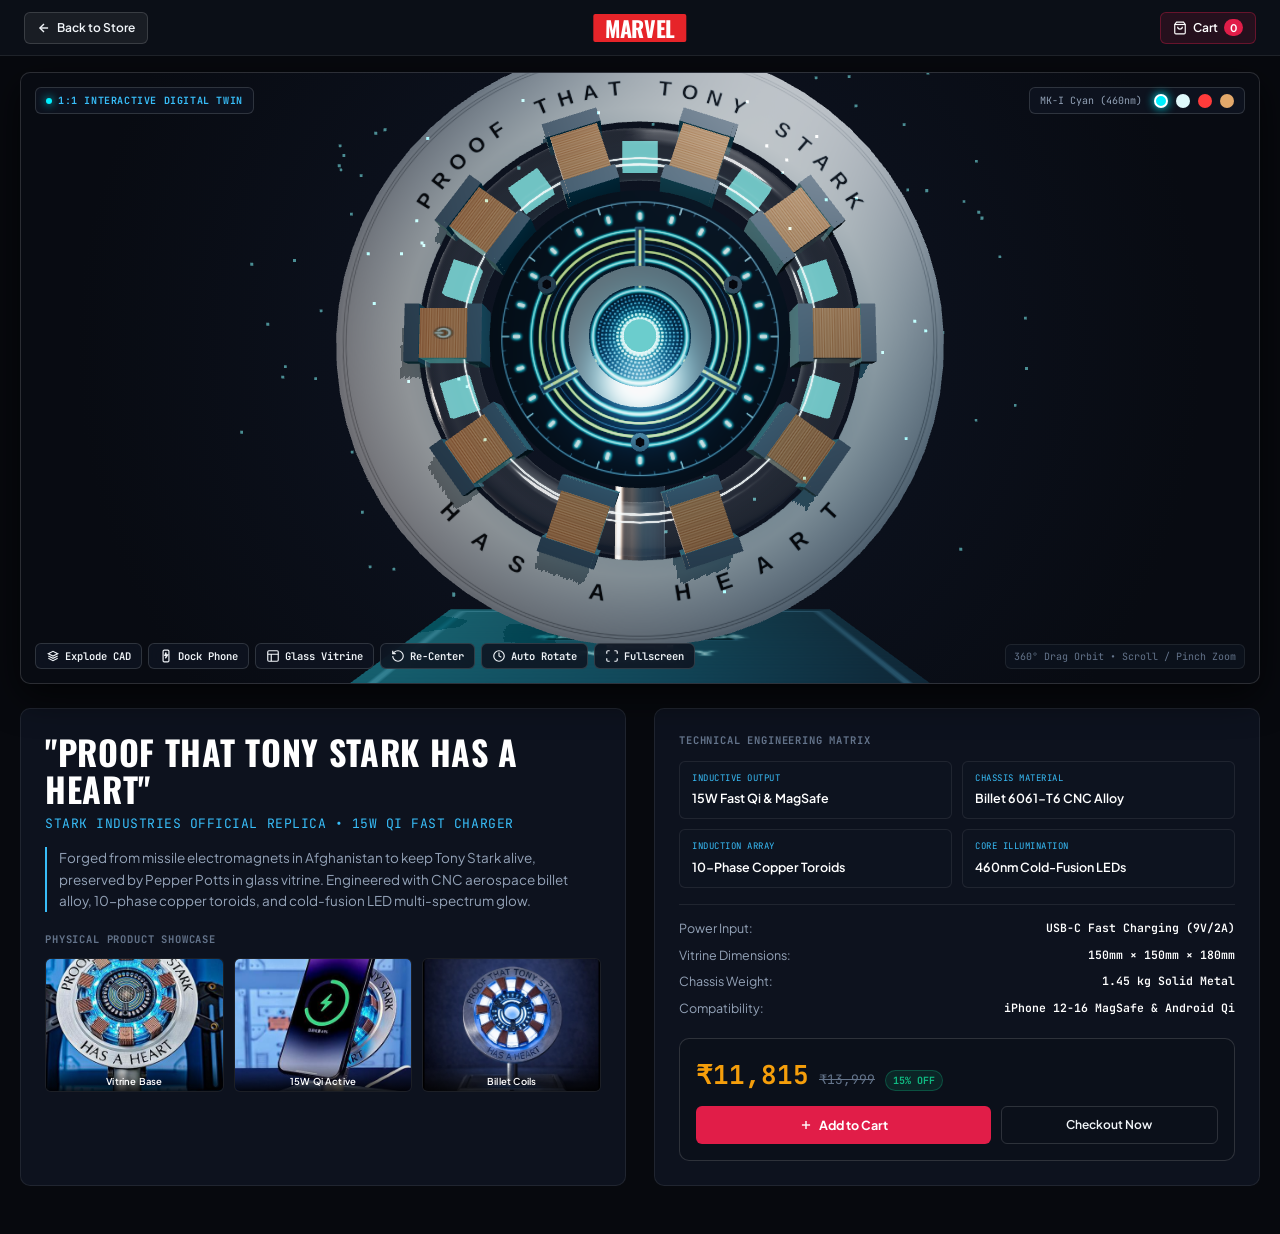
<file: arc-reactor-3d.html>
<!DOCTYPE html>
<html lang="en" dir="ltr">
<head>
  <meta charset="UTF-8" />
  <meta name="viewport" content="width=device-width, initial-scale=1.0, maximum-scale=1.0, user-scalable=no, viewport-fit=cover" />
  <title>Mark I Arc Reactor 1:1 3D Experience — Marvel Verse</title>
  <meta name="description" content="Interactive 1:1 3D digital twin of Tony Stark's Mark I Arc Reactor wireless charger with CAD exploded view, vitrine display case, and multi-spectrum cold fusion illumination." />

  <!-- Favicon -->
  <link rel="icon" type="image/svg+xml" href="data:image/svg+xml,<svg xmlns='http://www.w3.org/2000/svg' viewBox='0 0 24 24' fill='%23e11b23'><rect width='24' height='24' rx='4' fill='%23e11b23'/><text x='12' y='16' font-size='12' font-weight='bold' fill='white' text-anchor='middle' font-family='sans-serif'>M</text></svg>" />

  <!-- Google Fonts: Bebas Neue, Oswald, Plus Jakarta Sans, Syne, JetBrains Mono -->
  <link rel="preconnect" href="https://fonts.googleapis.com">
  <link rel="preconnect" href="https://fonts.gstatic.com" crossorigin>
  <link href="https://fonts.googleapis.com/css2?family=Bebas+Neue&family=JetBrains+Mono:wght@400;500;600;700&family=Oswald:wght@500;600;700;800&family=Plus+Jakarta+Sans:wght@300;400;500;600;700;800&family=Syne:wght@600;700;800&display=swap" rel="stylesheet">

  <!-- Three.js & OrbitControls for 3D Arc Reactor Showcase -->
  <script src="assets/js/three.min.js"></script>
  <script src="assets/js/OrbitControls.js"></script>
  <script src="assets/js/arc-reactor-3d.js"></script>

  <style>
    :root {
      --bg-dark: #07090e;
      --bg-surface: rgba(12, 16, 25, 0.94);
      --bg-card: #0d121e;
      --accent-gold: #f59e0b;
      --accent-blue: #38bdf8;
      --accent-red: #e11d48;
      --accent-red-hover: #be123c;
      --text-pure: #ffffff;
      --text-main: #f1f5f9;
      --text-muted: #94a3b8;
      --text-dim: #64748b;
      --border-subtle: rgba(255, 255, 255, 0.08);
      --border-light: rgba(255, 255, 255, 0.14);
      --font-sans: 'Plus Jakarta Sans', -apple-system, BlinkMacSystemFont, sans-serif;
      --font-marvel: 'Oswald', 'Bebas Neue', 'Impact', sans-serif;
      --font-mono: 'JetBrains Mono', monospace;
      --radius-sm: 6px;
      --radius-md: 10px;
    }

    *, *::before, *::after {
      box-sizing: border-box;
      margin: 0;
      padding: 0;
    }

    body {
      background-color: var(--bg-dark);
      color: var(--text-main);
      font-family: var(--font-sans);
      font-size: 14px;
      line-height: 1.5;
      -webkit-font-smoothing: antialiased;
      min-height: 100vh;
      overflow-x: hidden;
      touch-action: pan-y;
      -webkit-overflow-scrolling: touch;
    }

    /* Zero-latency mobile touch response & hardware compositor acceleration */
    button, a, input, select, .stage-btn-tool, .color-pill, .btn-action {
      touch-action: manipulation;
      -webkit-tap-highlight-color: transparent;
    }
    .big-3d-stage {
      transform: translateZ(0);
      backface-visibility: hidden;
    }

    /* Top Navigation Bar */
    .top-nav {
      position: sticky;
      top: 0;
      z-index: 100;
      background: var(--bg-surface);
      backdrop-filter: blur(20px);
      -webkit-backdrop-filter: blur(20px);
      border-bottom: 1px solid var(--border-subtle);
      height: 56px;
      display: flex;
      align-items: center;
      padding: 0 1.5rem;
    }
    .top-nav-inner {
      max-width: 1440px;
      width: 100%;
      margin: 0 auto;
      display: flex;
      align-items: center;
      justify-content: space-between;
      position: relative;
    }

    .btn-back-store {
      display: inline-flex;
      align-items: center;
      gap: 6px;
      background: rgba(255, 255, 255, 0.06);
      border: 1px solid var(--border-light);
      color: var(--text-main);
      font-family: var(--font-sans);
      font-size: 12px;
      font-weight: 600;
      text-decoration: none;
      padding: 6px 12px;
      border-radius: var(--radius-sm);
      transition: background 0.2s ease, border-color 0.2s ease, color 0.2s ease;
    }
    .btn-back-store:hover {
      background: rgba(255, 255, 255, 0.12);
      border-color: rgba(255, 255, 255, 0.3);
      color: #fff;
    }

    .brand-marvel-logo {
      background: #e62429;
      color: #fff;
      font-family: var(--font-marvel);
      font-size: 22px;
      font-weight: 800;
      letter-spacing: -0.02em;
      padding: 3px 12px;
      line-height: 1;
      text-decoration: none;
      border-radius: 2px;
      position: absolute;
      left: 50%;
      transform: translateX(-50%);
    }

    .btn-cart-nav {
      display: inline-flex;
      align-items: center;
      gap: 6px;
      background: rgba(225, 29, 72, 0.12);
      border: 1px solid rgba(225, 29, 72, 0.35);
      color: #fff;
      padding: 6px 12px;
      border-radius: var(--radius-sm);
      text-decoration: none;
      font-size: 12px;
      font-weight: 600;
      transition: background 0.2s ease;
    }
    .btn-cart-nav:hover {
      background: rgba(225, 29, 72, 0.25);
    }
    .cart-count {
      background: var(--accent-red);
      color: #fff;
      font-size: 10.5px;
      font-weight: 700;
      padding: 1px 6px;
      border-radius: 999px;
    }

    /* Big Screen 3D Stage Section */
    .stage-section {
      max-width: 1440px;
      margin: 0 auto;
      padding: 16px 20px 24px 20px;
    }

    .big-3d-card {
      position: relative;
      width: 100%;
      height: 68vh;
      min-height: 480px;
      max-height: 820px;
      background: radial-gradient(circle at 50% 45%, #0f1626 0%, #080b12 80%);
      border: 1px solid var(--border-light);
      border-radius: var(--radius-md);
      overflow: hidden;
      box-shadow: 0 12px 36px rgba(0, 0, 0, 0.65);
    }

    .big-3d-canvas-wrap {
      width: 100%;
      height: 100%;
      position: absolute;
      inset: 0;
      cursor: grab;
      touch-action: none !important;
    }
    .big-3d-canvas-wrap canvas {
      width: 100% !important;
      height: 100% !important;
      touch-action: none !important;
      pointer-events: auto !important;
    }
    .big-3d-canvas-wrap:active {
      cursor: grabbing;
    }

    /* Top HUD in 3D Stage */
    .stage-top-hud {
      position: absolute;
      top: 14px;
      left: 14px;
      right: 14px;
      display: flex;
      justify-content: space-between;
      align-items: center;
      z-index: 10;
      pointer-events: none;
      flex-wrap: wrap;
      gap: 10px;
    }
    .stage-status-badge {
      display: inline-flex;
      align-items: center;
      gap: 6px;
      background: rgba(14, 20, 32, 0.88);
      border: 1px solid var(--border-light);
      padding: 5px 10px;
      border-radius: var(--radius-sm);
      font-family: var(--font-mono);
      font-size: 10px;
      font-weight: 700;
      color: var(--accent-blue);
      letter-spacing: 0.06em;
      pointer-events: auto;
    }
    .status-pulse-dot {
      width: 6px;
      height: 6px;
      border-radius: 50%;
      background: #00f0ff;
      box-shadow: 0 0 8px #00f0ff;
      animation: pulseAnim 1.6s infinite ease-in-out;
    }
    @keyframes pulseAnim {
      0%, 100% { opacity: 1; transform: scale(1); }
      50% { opacity: 0.4; transform: scale(0.85); }
    }

    .stage-spectrum-dock {
      display: inline-flex;
      align-items: center;
      gap: 8px;
      background: rgba(14, 20, 32, 0.88);
      border: 1px solid var(--border-light);
      padding: 5px 10px;
      border-radius: var(--radius-sm);
      pointer-events: auto;
    }
    .spectrum-title {
      font-family: var(--font-mono);
      font-size: 10px;
      color: var(--text-muted);
      margin-right: 4px;
    }
    .spectrum-dot {
      width: 14px;
      height: 14px;
      border-radius: 50%;
      border: 2px solid transparent;
      cursor: pointer;
      transition: transform 0.2s, border-color 0.2s;
    }
    .spectrum-dot:hover {
      transform: scale(1.2);
    }
    .spectrum-dot.active {
      border-color: #ffffff;
      box-shadow: 0 0 10px currentColor;
    }

    /* Bottom HUD Tools Dock */
    .stage-bottom-hud {
      position: absolute;
      bottom: 14px;
      left: 14px;
      right: 14px;
      display: flex;
      justify-content: space-between;
      align-items: center;
      z-index: 10;
      pointer-events: none;
      flex-wrap: wrap;
      gap: 8px;
    }
    .stage-tools-group {
      display: inline-flex;
      align-items: center;
      gap: 6px;
      pointer-events: auto;
      flex-wrap: wrap;
    }
    .stage-btn-tool {
      display: inline-flex;
      align-items: center;
      gap: 5px;
      padding: 5px 10px;
      border-radius: var(--radius-sm);
      background: rgba(14, 20, 32, 0.88);
      backdrop-filter: blur(10px);
      -webkit-backdrop-filter: blur(10px);
      border: 1px solid var(--border-light);
      color: var(--text-main);
      font-family: var(--font-mono);
      font-size: 10.5px;
      font-weight: 600;
      cursor: pointer;
      transition: all 0.2s ease;
    }
    .stage-btn-tool:hover {
      background: rgba(22, 32, 54, 0.95);
      border-color: var(--accent-blue);
      color: #fff;
    }
    .stage-btn-tool.active {
      background: rgba(56, 189, 248, 0.16);
      border-color: var(--accent-blue);
      color: var(--accent-blue);
      box-shadow: 0 0 10px rgba(56, 189, 248, 0.3);
    }

    .stage-hint-cue {
      font-family: var(--font-mono);
      font-size: 10px;
      color: var(--text-dim);
      background: rgba(14, 20, 32, 0.7);
      padding: 4px 8px;
      border-radius: var(--radius-sm);
      border: 1px solid var(--border-subtle);
    }

    /* Details Breakdown Below 3D Stage */
    .details-section {
      max-width: 1440px;
      margin: 0 auto;
      padding: 0 20px 48px 20px;
      display: grid;
      grid-template-columns: 1fr 1fr;
      gap: 28px;
    }
    @media (max-width: 900px) {
      .details-section {
        grid-template-columns: 1fr;
        gap: 20px;
      }
      .big-3d-card {
        height: 52vh;
        min-height: 380px;
      }
    }

    .details-left-col {
      background: var(--bg-card);
      border: 1px solid var(--border-subtle);
      border-radius: var(--radius-md);
      padding: 24px;
    }
    .details-main-title {
      font-family: var(--font-marvel);
      font-size: clamp(26px, 4vw, 34px);
      font-weight: 700;
      color: #fff;
      line-height: 1.1;
      margin-bottom: 6px;
      letter-spacing: 0.02em;
    }
    .details-sub {
      font-size: 13px;
      color: var(--accent-blue);
      font-family: var(--font-mono);
      margin-bottom: 14px;
      text-transform: uppercase;
      letter-spacing: 0.04em;
    }
    .details-story {
      font-size: 13.5px;
      color: var(--text-muted);
      line-height: 1.6;
      margin-bottom: 20px;
      padding-left: 12px;
      border-left: 2px solid var(--accent-blue);
    }

    /* Mini Gallery on Details Page */
    .details-gallery-title {
      font-family: var(--font-mono);
      font-size: 10.5px;
      font-weight: 700;
      color: var(--text-dim);
      letter-spacing: 0.08em;
      text-transform: uppercase;
      margin-bottom: 10px;
    }
    .details-gallery-grid {
      display: grid;
      grid-template-columns: repeat(3, 1fr);
      gap: 10px;
    }
    .details-thumb-card {
      position: relative;
      aspect-ratio: 4 / 3;
      border-radius: var(--radius-sm);
      overflow: hidden;
      background: #090c14;
      border: 1px solid var(--border-subtle);
    }
    .details-thumb-card img {
      width: 100%;
      height: 100%;
      object-fit: cover;
      display: block;
      transition: transform 0.3s ease;
    }
    .details-thumb-card:hover img {
      transform: scale(1.08);
    }
    .details-thumb-tag {
      position: absolute;
      bottom: 0;
      left: 0;
      right: 0;
      background: linear-gradient(to top, rgba(0,0,0,0.85) 0%, transparent 100%);
      color: #fff;
      font-size: 9.5px;
      font-weight: 600;
      text-align: center;
      padding: 10px 2px 3px 2px;
      letter-spacing: 0.02em;
      font-family: var(--font-sans);
    }

    /* Right Column: Engineering Specs & Purchase */
    .details-right-col {
      background: var(--bg-card);
      border: 1px solid var(--border-subtle);
      border-radius: var(--radius-md);
      padding: 24px;
      display: flex;
      flex-direction: column;
      justify-content: space-between;
      gap: 20px;
    }

    .specs-matrix {
      display: grid;
      grid-template-columns: repeat(2, 1fr);
      gap: 10px;
    }
    .spec-item {
      background: rgba(14, 20, 32, 0.72);
      border: 1px solid var(--border-subtle);
      border-radius: var(--radius-sm);
      padding: 10px 12px;
    }
    .spec-tag {
      font-family: var(--font-mono);
      font-size: 9px;
      color: var(--accent-blue);
      letter-spacing: 0.5px;
      text-transform: uppercase;
      display: block;
      margin-bottom: 2px;
    }
    .spec-val {
      font-family: var(--font-sans);
      font-size: 12.5px;
      font-weight: 600;
      color: var(--text-pure);
    }

    .tech-list {
      list-style: none;
      display: flex;
      flex-direction: column;
      gap: 8px;
      font-size: 12.5px;
      color: var(--text-muted);
      border-top: 1px solid var(--border-subtle);
      padding-top: 14px;
    }
    .tech-list li {
      display: flex;
      justify-content: space-between;
    }
    .tech-list li span:last-child {
      color: #fff;
      font-weight: 600;
      font-family: var(--font-mono);
      font-size: 11.5px;
    }

    /* Purchase Box */
    .purchase-box {
      background: rgba(12, 17, 27, 0.85);
      border: 1px solid var(--border-light);
      border-radius: var(--radius-md);
      padding: 16px;
    }
    .price-row {
      display: flex;
      align-items: baseline;
      gap: 10px;
      margin-bottom: 12px;
    }
    .curr-price {
      font-family: var(--font-mono);
      font-size: 26px;
      font-weight: 700;
      color: var(--accent-gold);
    }
    .mrp-price {
      font-family: var(--font-mono);
      font-size: 13px;
      color: var(--text-dim);
      text-decoration: line-through;
    }
    .discount-pill {
      font-family: var(--font-mono);
      font-size: 10px;
      font-weight: 700;
      color: #10b981;
      background: rgba(16, 185, 129, 0.12);
      border: 1px solid rgba(16, 185, 129, 0.3);
      padding: 2px 7px;
      border-radius: 999px;
    }

    .action-row {
      display: flex;
      gap: 10px;
    }
    .btn-buy-primary {
      flex: 1.4;
      display: inline-flex;
      align-items: center;
      justify-content: center;
      gap: 6px;
      padding: 9px 16px;
      border-radius: var(--radius-sm);
      background: var(--accent-red);
      color: #ffffff;
      border: none;
      font-family: var(--font-sans);
      font-size: 12.5px;
      font-weight: 700;
      cursor: pointer;
      transition: background 0.2s ease, box-shadow 0.2s ease;
      text-decoration: none;
    }
    .btn-buy-primary:hover {
      background: var(--accent-red-hover);
      box-shadow: 0 0 16px rgba(225, 29, 72, 0.4);
    }

    .btn-buy-secondary {
      flex: 1;
      display: inline-flex;
      align-items: center;
      justify-content: center;
      gap: 6px;
      padding: 9px 14px;
      border-radius: var(--radius-sm);
      background: transparent;
      color: var(--text-main);
      border: 1px solid var(--border-light);
      font-family: var(--font-sans);
      font-size: 12px;
      font-weight: 600;
      cursor: pointer;
      text-decoration: none;
      transition: border-color 0.2s ease, color 0.2s ease;
    }
    .btn-buy-secondary:hover {
      border-color: var(--accent-blue);
      color: var(--accent-blue);
    }

    /* Toast Notification */
    .hud-toast {
      position: fixed;
      bottom: 24px;
      right: 24px;
      background: #111827;
      color: #ffffff;
      border: 1px solid rgba(56, 189, 248, 0.4);
      padding: 10px 18px;
      border-radius: var(--radius-sm);
      font-size: 12.5px;
      font-weight: 600;
      box-shadow: 0 8px 24px rgba(0, 0, 0, 0.6);
      z-index: 500;
      opacity: 0;
      pointer-events: none;
      transform: translateY(12px);
      transition: opacity 0.25s ease, transform 0.25s ease;
    }
    .hud-toast.active {
      opacity: 1;
      transform: translateY(0);
      pointer-events: auto;
    }
  </style>
</head>
<body>

  <!-- Top Navigation Header -->
  <nav class="top-nav">
    <div class="top-nav-inner">
      <a href="index.html#hero3dSection" class="btn-back-store" title="Return to Marvel Store">
        <svg width="14" height="14" viewBox="0 0 24 24" fill="none" stroke="currentColor" stroke-width="2.4"><line x1="19" y1="12" x2="5" y2="12"></line><polyline points="12 19 5 12 12 5"></polyline></svg>
        <span>Back to Store</span>
      </a>

      <a href="index.html" class="brand-marvel-logo" aria-label="Marvel Store Home">
        MARVEL
      </a>

      <a href="cart.html" class="btn-cart-nav" title="View Cart">
        <svg width="14" height="14" viewBox="0 0 24 24" fill="none" stroke="currentColor" stroke-width="2"><path d="M6 2L3 6v14a2 2 0 0 0 2 2h14a2 2 0 0 0 2-2V6l-3-4z"></path><line x1="3" y1="6" x2="21" y2="6"></line><path d="M16 10a4 4 0 0 1-8 0"></path></svg>
        <span>Cart</span>
        <span class="cart-count" id="cartCountBadge">0</span>
      </a>
    </div>
  </nav>

  <!-- Big Screen 3D Stage Section -->
  <section class="stage-section">
    <div class="big-3d-card" id="big3dCard">
      
      <!-- Three.js Canvas Container -->
      <div id="arc3dCanvasContainer" class="big-3d-canvas-wrap"></div>

      <!-- Top HUD in 3D Stage -->
      <div class="stage-top-hud">
        <div class="stage-status-badge">
          <span class="status-pulse-dot"></span>
          <span>1:1 INTERACTIVE DIGITAL TWIN</span>
        </div>

        <!-- Color Spectrum Selector -->
        <div class="stage-spectrum-dock">
          <span class="spectrum-title" id="arcSpectrumName">MK-I Cyan (460nm)</span>
          <button class="spectrum-dot active" data-mode="classic" style="background:#00f0ff; color:#00f0ff;" title="MK-I Cyan (460nm)" onclick="ArcReactor3D.setColorMode('classic')"></button>
          <button class="spectrum-dot" data-mode="vibranium" style="background:#dff9fb; color:#dff9fb;" title="Overdrive White-Blue" onclick="ArcReactor3D.setColorMode('vibranium')"></button>
          <button class="spectrum-dot" data-mode="nanotech" style="background:#ff3b3b; color:#ff3b3b;" title="MK-85 Nano Crimson" onclick="ArcReactor3D.setColorMode('nanotech')"></button>
          <button class="spectrum-dot" data-mode="stealth" style="background:#e2a86a; color:#e2a86a;" title="Tungsten Amber" onclick="ArcReactor3D.setColorMode('stealth')"></button>
        </div>
      </div>

      <!-- Bottom HUD Tools Dock -->
      <div class="stage-bottom-hud">
        <div class="stage-tools-group">
          <!-- 1. Explode CAD -->
          <button class="stage-btn-tool" id="arcBtnExplode" onclick="ArcReactor3D.toggleExplode()" title="Exploded CAD Schematic View">
            <svg viewBox="0 0 24 24" width="14" height="14" fill="none" stroke="currentColor" stroke-width="2"><path d="M4 8l8-4 8 4-8 4-8-4zm0 8l8 4 8-4M4 12l8 4 8-4"/></svg>
            <span class="btn-label">Explode CAD</span>
          </button>

          <!-- 2. Dock Phone -->
          <button class="stage-btn-tool" id="arcBtnDock" onclick="ArcReactor3D.toggleDockPhone()" title="Simulate 15W Qi Magnetic Phone Charging">
            <svg viewBox="0 0 24 24" width="14" height="14" fill="none" stroke="currentColor" stroke-width="2"><rect x="7" y="2" width="10" height="20" rx="2"/><polygon points="12 6 10 11 13 11 11 16 15 10 12 10 12 6" fill="currentColor"/></svg>
            <span class="btn-label">Dock Phone</span>
          </button>

          <!-- 3. Glass Vitrine -->
          <button class="stage-btn-tool" id="arcBtnVitrine" onclick="ArcReactor3D.toggleVitrine()" title="Pepper Potts Memorial Glass Vitrine Display Case">
            <svg viewBox="0 0 24 24" width="14" height="14" fill="none" stroke="currentColor" stroke-width="2"><rect x="3" y="3" width="18" height="18" rx="2"/><path d="M3 9h18M9 21V9"/></svg>
            <span class="btn-label">Glass Vitrine</span>
          </button>

          <!-- 4. Re-Center -->
          <button class="stage-btn-tool" onclick="ArcReactor3D.resetCamera()" title="Re-center 3D View">
            <svg viewBox="0 0 24 24" width="14" height="14" fill="none" stroke="currentColor" stroke-width="2"><path d="M3 12a9 9 0 1 0 9-9 9.75 9.75 0 0 0-6.74 2.74L3 8"/><polyline points="3 3 3 8 8 8"/></svg>
            <span class="btn-label">Re-Center</span>
          </button>

          <!-- 5. Auto Rotate -->
          <button class="stage-btn-tool" id="arcBtnAutoRotate" onclick="ArcReactor3D.toggleAutoRotate()" title="Continuous 360° Turntable Rotation">
            <svg viewBox="0 0 24 24" width="14" height="14" fill="none" stroke="currentColor" stroke-width="2"><circle cx="12" cy="12" r="9"/><polyline points="12 6 12 12 16 14"/></svg>
            <span class="btn-label">Auto Rotate</span>
          </button>

          <!-- 6. Fullscreen -->
          <button class="stage-btn-tool" onclick="toggleStageFullscreen()" title="Toggle Fullscreen Canvas">
            <svg viewBox="0 0 24 24" width="14" height="14" fill="none" stroke="currentColor" stroke-width="2"><path d="M8 3H5a2 2 0 0 0-2 2v3m18 0V5a2 2 0 0 0-2-2h-3m0 18h3a2 2 0 0 0 2-2v-3M3 16v3a2 2 0 0 0 2 2h3"/></svg>
            <span class="btn-label">Fullscreen</span>
          </button>
        </div>

        <div class="stage-hint-cue" id="arcDockStatus">
          360&deg; Drag Orbit &bull; Scroll / Pinch Zoom
        </div>
      </div>

    </div>
  </section>

  <!-- Technical Breakdown & Physical Product Details Below 3D Stage -->
  <section class="details-section">
    
    <!-- Left Column: Story & Product Gallery -->
    <div class="details-left-col">
      <h1 class="details-main-title">"PROOF THAT TONY STARK HAS A HEART"</h1>
      <p class="details-sub">Stark Industries Official Replica &bull; 15W Qi Fast Charger</p>
      
      <p class="details-story">
        Forged from missile electromagnets in Afghanistan to keep Tony Stark alive, preserved by Pepper Potts in glass vitrine. Engineered with CNC aerospace billet alloy, 10-phase copper toroids, and cold-fusion LED multi-spectrum glow.
      </p>

      <h3 class="details-gallery-title">Physical Product Showcase</h3>
      <div class="details-gallery-grid">
        <div class="details-thumb-card">
          <img src="assets/images/p_arc_reactor_charger.jpg" alt="Arc Reactor Vitrine Base" />
          <span class="details-thumb-tag">Vitrine Base</span>
        </div>
        <div class="details-thumb-card">
          <img src="assets/images/p_arc_reactor_charging.jpg" alt="15W Qi Charging in Action" />
          <span class="details-thumb-tag">15W Qi Active</span>
        </div>
        <div class="details-thumb-card">
          <img src="assets/images/arc_reactor_real_front.jpg" alt="Billet Alloy Toroids Macro" />
          <span class="details-thumb-tag">Billet Coils</span>
        </div>
      </div>
    </div>

    <!-- Right Column: Engineering Matrix & Purchase -->
    <div class="details-right-col">
      <div>
        <h3 class="details-gallery-title" style="margin-bottom:12px;">Technical Engineering Matrix</h3>
        <div class="specs-matrix">
          <div class="spec-item">
            <span class="spec-tag">INDUCTIVE OUTPUT</span>
            <span class="spec-val">15W Fast Qi & MagSafe</span>
          </div>
          <div class="spec-item">
            <span class="spec-tag">CHASSIS MATERIAL</span>
            <span class="spec-val">Billet 6061-T6 CNC Alloy</span>
          </div>
          <div class="spec-item">
            <span class="spec-tag">INDUCTION ARRAY</span>
            <span class="spec-val">10-Phase Copper Toroids</span>
          </div>
          <div class="spec-item">
            <span class="spec-tag">CORE ILLUMINATION</span>
            <span class="spec-val">460nm Cold-Fusion LEDs</span>
          </div>
        </div>

        <ul class="tech-list" style="margin-top:16px;">
          <li><span>Power Input:</span><span>USB-C Fast Charging (9V/2A)</span></li>
          <li><span>Vitrine Dimensions:</span><span>150mm &times; 150mm &times; 180mm</span></li>
          <li><span>Chassis Weight:</span><span>1.45 kg Solid Metal</span></li>
          <li><span>Compatibility:</span><span>iPhone 12-16 MagSafe &amp; Android Qi</span></li>
        </ul>
      </div>

      <!-- Purchase Box -->
      <div class="purchase-box">
        <div class="price-row">
          <span class="curr-price">&#8377;11,815</span>
          <span class="mrp-price">&#8377;13,999</span>
          <span class="discount-pill">15% OFF</span>
        </div>

        <div class="action-row">
          <button class="btn-buy-primary" onclick="addToCartAndNotify()">
            <svg width="14" height="14" viewBox="0 0 24 24" fill="none" stroke="currentColor" stroke-width="2.4"><line x1="12" y1="5" x2="12" y2="19"></line><line x1="5" y1="12" x2="19" y2="12"></line></svg>
            <span>Add to Cart</span>
          </button>
          <a href="cart.html" class="btn-buy-secondary">
            <span>Checkout Now</span>
          </a>
        </div>
      </div>

    </div>

  </section>

  <!-- Notification Toast -->
  <div class="hud-toast" id="hudToast">Added to Cart!</div>

  <script>
    // Initialize 3D Engine on page load
    document.addEventListener('DOMContentLoaded', function() {
      if (window.ArcReactor3D) {
        ArcReactor3D.init('arc3dCanvasContainer');
      }
      updateCartBadge();
    });

    // Cart LocalStorage Sync
    function getStoredCart() {
      try {
        return JSON.parse(localStorage.getItem('marvel_cart')) || [];
      } catch (e) {
        return [];
      }
    }

    function updateCartBadge() {
      const cart = getStoredCart();
      const count = cart.reduce((acc, item) => acc + (item.quantity || 1), 0);
      const badge = document.getElementById('cartCountBadge');
      if (badge) badge.textContent = count;
    }

    function addToCartAndNotify() {
      const cart = getStoredCart();
      const existing = cart.find(item => item.id === 31);
      if (existing) {
        existing.quantity = (existing.quantity || 1) + 1;
      } else {
        cart.push({
          id: 31,
          name: "Proof That Tony Stark Has A Heart - Mark I Arc Reactor",
          price: 11815,
          image: "assets/images/p_arc_reactor_charger.jpg",
          quantity: 1,
          variation: "Standard Aluminum Vitrine"
        });
      }
      localStorage.setItem('marvel_cart', JSON.stringify(cart));
      updateCartBadge();
      showToast("Added Arc Reactor to Cart!");
    }

    function showToast(msg) {
      const toast = document.getElementById('hudToast');
      if (!toast) return;
      toast.textContent = msg;
      toast.classList.add('active');
      setTimeout(() => { toast.classList.remove('active'); }, 2200);
    }

    // Fullscreen Toggle for 3D Stage
    function toggleStageFullscreen() {
      const card = document.getElementById('big3dCard');
      if (!card) return;
      if (!document.fullscreenElement) {
        if (card.requestFullscreen) card.requestFullscreen();
        else if (card.webkitRequestFullscreen) card.webkitRequestFullscreen();
      } else {
        if (document.exitFullscreen) document.exitFullscreen();
      }
    }
  </script>

</body>
</html>
</file>
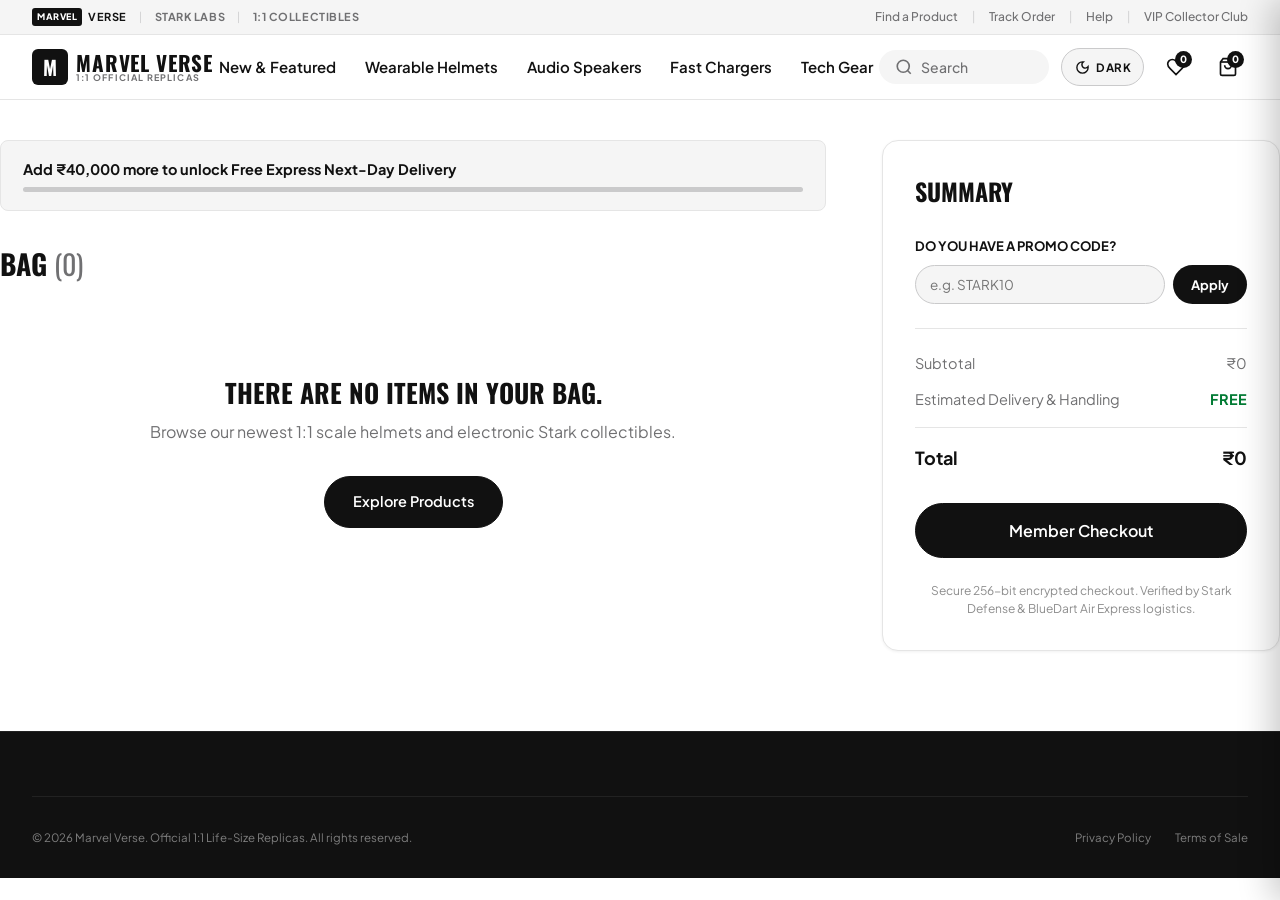
<file: cart.html>
<!DOCTYPE html>
<html lang="en" data-theme="light">
<head>
  <meta charset="UTF-8" />
  <meta name="viewport" content="width=device-width, initial-scale=1.0, maximum-scale=2.0" />
  <title>Shopping Bag &bull; Marvel Verse Official</title>
  <meta name="description" content="Review your selected 1:1 life-size Marvel collectibles, compute free express delivery, and proceed to secure checkout." />

  <!-- Favicon -->
  <link rel="icon" type="image/svg+xml" href="data:image/svg+xml,<svg xmlns='http://www.w3.org/2000/svg' viewBox='0 0 24 24' fill='%23111111'><rect width='24' height='24' rx='4' fill='%23111111'/><text x='12' y='16' font-size='12' font-weight='bold' fill='white' text-anchor='middle' font-family='sans-serif'>M</text></svg>" />

  <!-- Core Stylesheet -->
  <link rel="stylesheet" href="assets/css/marvel-core.css" />

  <!-- Logic Scripts -->
  <script src="assets/js/catalog-data.js"></script>

  <style>
    .bag-page-wrap {
      padding: 2.5rem 0 5rem 0;
    }

    /* 2-Column Nike Bag Layout */
    .bag-main-grid {
      display: grid;
      grid-template-columns: 1.35fr 0.65fr;
      gap: 3.5rem;
      align-items: start;
    }

    @media (max-width: 960px) {
      .bag-main-grid {
        grid-template-columns: 1fr;
        gap: 2.5rem;
      }
    }

    /* Free Shipping Progress Alert */
    .bag-shipping-promo {
      background: var(--bg-secondary);
      border-radius: var(--radius-sm);
      padding: 18px 22px;
      margin-bottom: 2rem;
      border: 1px solid var(--border-subtle);
    }

    .bag-promo-title {
      font-size: 14.5px;
      font-weight: 700;
      color: var(--text-primary);
      margin-bottom: 6px;
      display: flex;
      justify-content: space-between;
    }

    .bag-headline {
      font-family: var(--font-headline);
      font-size: 28px;
      font-weight: 700;
      text-transform: uppercase;
      color: var(--text-primary);
      margin-bottom: 1.5rem;
    }

    /* Items List */
    .bag-full-items-list {
      display: flex;
      flex-direction: column;
      gap: 1.75rem;
    }

    .bag-full-item-card {
      display: flex;
      gap: 20px;
      padding-bottom: 2rem;
      border-bottom: 1px solid var(--border-subtle);
    }

    .bag-full-item-thumb {
      width: 140px;
      height: 140px;
      background: var(--bg-card);
      border-radius: var(--radius-sm);
      overflow: hidden;
      flex-shrink: 0;
    }

    @media (max-width: 520px) {
      .bag-full-item-thumb {
        width: 100px;
        height: 100px;
      }
    }

    .bag-full-item-thumb img {
      width: 100%;
      height: 100%;
      object-fit: cover;
    }

    .bag-full-item-info {
      flex: 1;
      display: flex;
      flex-direction: column;
      justify-content: space-between;
    }

    .bag-item-top-row {
      display: flex;
      justify-content: space-between;
      gap: 12px;
    }

    .bag-item-title {
      font-size: 16px;
      font-weight: 700;
      color: var(--text-primary);
      line-height: 1.3;
    }

    .bag-item-sub {
      font-size: 13.5px;
      color: var(--text-secondary);
      margin-top: 3px;
    }

    .bag-item-price-tag {
      font-size: 16px;
      font-weight: 700;
      color: var(--text-primary);
      text-align: right;
    }

    .bag-item-bottom-controls {
      display: flex;
      align-items: center;
      gap: 20px;
      margin-top: 14px;
    }

    .bag-action-icon-btn {
      display: inline-flex;
      align-items: center;
      gap: 6px;
      font-size: 13px;
      color: var(--text-secondary);
      cursor: pointer;
      transition: color var(--transition-fast);
    }

    .bag-action-icon-btn:hover {
      color: var(--text-primary);
    }

    /* Right Order Summary Column */
    .bag-summary-sticky {
      position: sticky;
      top: 88px;
      background: var(--bg-primary);
      border: 1px solid var(--border-subtle);
      border-radius: var(--radius-md);
      padding: 2rem;
      box-shadow: var(--shadow-sm);
    }

    .summary-heading {
      font-family: var(--font-headline);
      font-size: 24px;
      font-weight: 700;
      text-transform: uppercase;
      margin-bottom: 1.5rem;
      color: var(--text-primary);
    }

    .summary-row {
      display: flex;
      justify-content: space-between;
      align-items: center;
      font-size: 14.5px;
      margin-bottom: 14px;
      color: var(--text-secondary);
    }

    .summary-row.total-row {
      border-top: 1px solid var(--border-subtle);
      padding-top: 16px;
      margin-top: 16px;
      font-size: 18px;
      font-weight: 700;
      color: var(--text-primary);
    }

    /* Promo Code Box */
    .promo-code-box {
      margin-bottom: 1.5rem;
      border-bottom: 1px solid var(--border-subtle);
      padding-bottom: 1.5rem;
    }

    .promo-input-row {
      display: flex;
      gap: 8px;
      margin-top: 8px;
    }

    .promo-input {
      flex: 1;
      background: var(--bg-secondary);
      border: 1px solid var(--border-medium);
      padding: 10px 14px;
      border-radius: var(--radius-pill);
      font-size: 13.5px;
      font-family: inherit;
      color: var(--text-primary);
      outline: none;
    }

    .btn-apply-promo {
      background: var(--text-primary);
      color: var(--bg-primary);
      font-weight: 700;
      font-size: 13px;
      padding: 0 18px;
      border-radius: var(--radius-pill);
      cursor: pointer;
    }

    /* Checkout Flow Modal */
    .checkout-flow-overlay {
      position: fixed;
      inset: 0;
      background: var(--bg-overlay);
      backdrop-filter: blur(6px);
      z-index: 1000;
      opacity: 0;
      pointer-events: none;
      visibility: hidden;
      transition: all var(--transition-normal);
      display: flex;
      align-items: center;
      justify-content: center;
      padding: 1.5rem;
    }

    .checkout-flow-overlay.active {
      opacity: 1;
      pointer-events: auto;
      visibility: visible;
    }

    .checkout-card-modal {
      background: var(--bg-primary);
      width: 580px;
      max-width: 100%;
      max-height: 90vh;
      max-height: 90dvh;
      overflow-y: auto;
      border-radius: var(--radius-md);
      padding: 2.5rem;
      position: relative;
      box-shadow: var(--shadow-lg);
    }

    @media (max-width: 640px) {
      .checkout-flow-overlay {
        align-items: flex-end;
        padding: 0;
      }
      .checkout-card-modal {
        width: 100%;
        max-height: 85vh;
        max-height: 85dvh;
        border-radius: 20px 20px 0 0;
        padding: 1.5rem 1.25rem calc(1.5rem + env(safe-area-inset-bottom, 0px)) 1.25rem;
      }
    }

    .checkout-field-group {
      margin-bottom: 1.25rem;
    }

    .checkout-field-label {
      font-size: 12.5px;
      font-weight: 700;
      text-transform: uppercase;
      color: var(--text-secondary);
      margin-bottom: 6px;
      display: block;
    }

    .checkout-input-text {
      width: 100%;
      background: var(--bg-secondary);
      border: 1.5px solid var(--border-medium);
      padding: 12px 16px;
      border-radius: var(--radius-sm);
      font-size: 14px;
      color: var(--text-primary);
      font-family: inherit;
      outline: none;
    }
  </style>
</head>
<body>

  <!-- 1. Top Subnav -->
  <div class="top-subnav">
    <div class="top-subnav-inner">
      <div class="subnav-brands">
        <span class="subnav-brand-item">
          <span class="subnav-brand-badge">MARVEL</span> VERSE
        </span>
        <span class="subnav-divider">|</span>
        <span>STARK LABS</span>
        <span class="subnav-divider">|</span>
        <span>1:1 COLLECTIBLES</span>
      </div>
      <ul class="subnav-links">
        <li><a href="categories.html">Find a Product</a></li>
        <li class="subnav-divider">|</li>
        <li><a href="tracking.html">Track Order</a></li>
        <li class="subnav-divider">|</li>
        <li><a href="help.html">Help</a></li>
        <li class="subnav-divider">|</li>
        <li><a href="profile.html">VIP Collector Club</a></li>
      </ul>
    </div>
  </div>

  <!-- 2. Sticky Header -->
  <header class="main-header">
    <div class="container">
      <nav class="main-nav" aria-label="Main Navigation">
        <a href="index.html" class="brand-logo" aria-label="Marvel Verse Home">
          <div class="brand-icon-box">M</div>
          <div class="brand-title-wrap">
            <span class="brand-title-text">MARVEL VERSE</span>
            <span class="brand-sub-text">1:1 Official Replicas</span>
          </div>
        </a>

        <ul class="nav-menu-list">
          <li class="nav-item-dropdown">
            <a href="categories.html" class="nav-link-btn">New & Featured</a>
          </li>
          <li class="nav-item-dropdown">
            <a href="categories.html?cat=helmets" class="nav-link-btn">Wearable Helmets</a>
          </li>
          <li class="nav-item-dropdown">
            <a href="categories.html?cat=speakers" class="nav-link-btn">Audio Speakers</a>
          </li>
          <li class="nav-item-dropdown">
            <a href="categories.html?cat=chargers" class="nav-link-btn">Fast Chargers</a>
          </li>
          <li class="nav-item-dropdown">
            <a href="categories.html?cat=tech" class="nav-link-btn">Tech Gear</a>
          </li>
        </ul>

        <div class="nav-actions">
          <button type="button" class="search-pill-btn" onclick="openSearchOverlay()" aria-label="Search">
            <svg width="18" height="18" fill="none" stroke="currentColor" stroke-width="2.2" viewBox="0 0 24 24"><circle cx="11" cy="11" r="8"/><path d="m21 21-4.3-4.3"/></svg>
            <span>Search</span>
          </button>

          <button type="button" class="theme-toggle-header-btn" id="themeToggleBtn" onclick="toggleTheme()" aria-label="Toggle Light / Dark mode" title="Switch Theme">
            <span class="theme-btn-icon" id="themeBtnIcon"></span>
            <span class="theme-btn-text" id="themeBtnText">Mode</span>
          </button>

          <a href="profile.html" class="nav-icon-btn desktop-only-action" aria-label="Favourites">
            <svg width="20" height="20" fill="none" stroke="currentColor" stroke-width="2" viewBox="0 0 24 24"><path d="M19 14c1.49-1.46 3-3.21 3-5.5A5.5 5.5 0 0 0 16.5 3c-1.76 0-3 .5-4.5 2-1.5-1.5-2.74-2-4.5-2A5.5 5.5 0 0 0 2 8.5c0 2.3 1.5 4.05 3 5.5l7 7Z"/></svg>
            <span class="cart-count-badge wishlist-count-badge" id="nav-wishlist-badge">0</span>
          </a>

          <a href="cart.html" class="nav-icon-btn" aria-label="Shopping Bag">
            <svg width="20" height="20" fill="none" stroke="currentColor" stroke-width="2" viewBox="0 0 24 24"><path d="M6 2 3 6v14a2 2 0 0 0 2 2h14a2 2 0 0 0 2-2V6l-3-4Z"/><path d="M3 6h18"/><path d="M16 10a4 4 0 0 1-8 0"/></svg>
            <span class="cart-count-badge" id="nav-cart-badge">0</span>
          </a>

          <button type="button" class="mobile-menu-toggle" onclick="openMobileMenu()" aria-label="Open Navigation Menu">
            <svg width="22" height="22" fill="none" stroke="currentColor" stroke-width="2.2" viewBox="0 0 24 24">
              <path d="M4 6h16M4 12h16M4 18h16"/>
            </svg>
          </button>
        </div>
      </nav>
    </div>
  </header>

  <!-- Main Bag Page -->
  <main class="container bag-page-wrap">
    <div class="bag-main-grid">

      <!-- Left Column: Bag Items -->
      <div>
        <!-- Shipping Promo Bar -->
        <div class="bag-shipping-promo">
          <div class="bag-promo-title" id="bag-page-shipping-msg">
            <span>Free Express Delivery for orders over ₹40,000</span>
          </div>
          <div class="shipping-bar-bg"><div class="shipping-bar-fill" id="bag-page-shipping-bar" style="width:50%;"></div></div>
        </div>

        <h1 class="bag-headline">Bag <span style="font-weight:400; color:var(--text-secondary);" id="bag-header-count">(0)</span></h1>

        <div class="bag-full-items-list" id="bag-full-items-container">
          <!-- Injected by JS -->
        </div>
      </div>

      <!-- Right Column: Order Summary -->
      <aside class="bag-summary-sticky">
        <h2 class="summary-heading">Summary</h2>

        <!-- Promo Code -->
        <div class="promo-code-box">
          <label style="font-size:13px; font-weight:700; text-transform:uppercase;">Do you have a Promo Code?</label>
          <div class="promo-input-row">
            <input type="text" class="promo-input" id="promo-input" placeholder="e.g. STARK10" />
            <button type="button" class="btn-apply-promo" onclick="applyPromo()">Apply</button>
          </div>
          <div id="promo-status-msg" style="font-size:12px; margin-top:6px; color:var(--accent-green); display:none;"></div>
        </div>

        <div class="summary-row">
          <span>Subtotal</span>
          <span id="summary-subtotal">₹0</span>
        </div>
        <div class="summary-row">
          <span>Estimated Delivery &amp; Handling</span>
          <span id="summary-shipping" style="color:var(--accent-green); font-weight:700;">FREE</span>
        </div>
        <div class="summary-row" id="promo-discount-row" style="display:none; color:var(--accent-green);">
          <span>Promo Code Discount (10%)</span>
          <span id="summary-discount">-₹0</span>
        </div>
        <div class="summary-row total-row">
          <span>Total</span>
          <span id="summary-grand-total">₹0</span>
        </div>

        <div style="margin-top:2rem;">
          <button type="button" class="btn-nike-black" style="width:100%; font-size:16px; padding:16px;" onclick="openCheckoutModal()">
            Member Checkout
          </button>
        </div>

        <p style="font-size:12px; color:var(--text-tertiary); text-align:center; margin-top:1.5rem; line-height:1.5;">
          Secure 256-bit encrypted checkout. Verified by Stark Defense & BlueDart Air Express logistics.
        </p>
      </aside>
    </div>
  </main>

  <!-- Checkout Flow Modal -->
  <div class="checkout-flow-overlay" id="checkout-modal" onclick="if(event.target===this) closeCheckoutModal()">
    <div class="checkout-card-modal">
      <h2 style="font-family:var(--font-headline); font-size:24px; text-transform:uppercase; margin-bottom:1.5rem;">
        Express Member Checkout
      </h2>

      <div class="checkout-field-group">
        <label class="checkout-field-label">Full Name</label>
        <input type="text" class="checkout-input-text" id="chk-name" placeholder="Tony Stark" />
      </div>

      <div class="checkout-field-group">
        <label class="checkout-field-label">Delivery Address</label>
        <input type="text" class="checkout-input-text" id="chk-addr" placeholder="10880 Malibu Point, CA / Kolkata Hub" />
      </div>

      <div class="checkout-field-group">
        <label class="checkout-field-label">Contact Phone / WhatsApp</label>
        <input type="tel" class="checkout-input-text" id="chk-phone" placeholder="+91 98300 00000" />
      </div>

      <div class="checkout-field-group">
        <label class="checkout-field-label">Payment Method</label>
        <select class="checkout-input-text" id="chk-pay">
          <option value="upi">UPI / Google Pay / PhonePe (Fastest)</option>
          <option value="card">Credit / Debit Card (Visa, Mastercard, RuPay)</option>
          <option value="cod">Cash on Delivery (Standard)</option>
        </select>
      </div>

      <div style="display:flex; gap:10px; margin-top:2rem;">
        <button type="button" class="btn-nike-outline" style="flex:1;" onclick="closeCheckoutModal()">Cancel</button>
        <button type="button" class="btn-nike-black" style="flex:2;" onclick="placeOrderFinal()">Confirm &amp; Place Order</button>
      </div>
    </div>
  </div>

  <!-- Nike Footer -->
  <footer class="nike-footer">
    <div class="container">
      <div class="footer-bottom-bar">
        <div>&copy; 2026 Marvel Verse. Official 1:1 Life-Size Replicas. All rights reserved.</div>
        <ul class="footer-legal-links">
          <li><a href="help.html">Privacy Policy</a></li>
          <li><a href="help.html">Terms of Sale</a></li>
        </ul>
      </div>
    </div>
  </footer>

  <!-- Search Overlay -->
  <div class="nike-search-overlay" id="nike-search-overlay">
    <div class="nike-search-bar-wrap">
      <div class="search-bar-inner">
        <a href="index.html" class="brand-logo" style="margin-right:1rem;">
          <div class="brand-icon-box" style="width:30px; height:30px; font-size:16px;">M</div>
        </a>
        <div class="search-input-box">
          <svg width="20" height="20" fill="none" stroke="currentColor" stroke-width="2" viewBox="0 0 24 24"><circle cx="11" cy="11" r="8"/><path d="m21 21-4.3-4.3"/></svg>
          <input type="text" id="overlay-search-input" placeholder="Search Marvel Verse products..." autocomplete="off" oninput="handleSearchInput(this.value)" />
        </div>
        <button type="button" class="search-cancel-btn" onclick="closeSearchOverlay()">Cancel</button>
      </div>
    </div>
    <div class="search-overlay-content">
      <div class="search-results-grid" id="overlay-search-results"></div>
    </div>
  </div>

  <!-- Mobile Navigation Drawer -->
  <div class="mobile-nav-backdrop" id="mobile-nav-backdrop" onclick="closeMobileMenu()"></div>
  <aside class="mobile-nav-drawer" id="mobile-nav-drawer" aria-label="Mobile Navigation Drawer">
    <div class="mobile-nav-header">
      <div class="mobile-nav-brand">
        <div class="brand-icon-box" style="width:30px;height:30px;font-size:16px;">M</div>
        <span>MARVEL VERSE</span>
      </div>
      <button type="button" class="mobile-nav-close" onclick="closeMobileMenu()" aria-label="Close Menu">
        <svg width="20" height="20" fill="none" stroke="currentColor" stroke-width="2.2" viewBox="0 0 24 24"><path d="M18 6 6 18M6 6l12 12"/></svg>
      </button>
    </div>
    <div class="mobile-nav-body">
      <div>
        <div class="mobile-nav-section-title">Shop Collection</div>
        <div class="mobile-nav-links">
          <a href="categories.html" class="mobile-nav-link-item">
            <span>Shop All Gear</span>
            <svg width="18" height="18" fill="none" stroke="currentColor" stroke-width="2" viewBox="0 0 24 24"><path d="m9 18 6-6-6-6"/></svg>
          </a>
          <a href="categories.html?cat=helmets" class="mobile-nav-sublink-item">
            <span>🪖 1:1 Wearable Helmets</span>
          </a>
          <a href="categories.html?cat=speakers" class="mobile-nav-sublink-item">
            <span>🔊 Audio Speakers & Replicas</span>
          </a>
          <a href="categories.html?cat=chargers" class="mobile-nav-sublink-item">
            <span>⚡ Fast Chargers & Power</span>
          </a>
          <a href="categories.html?cat=tech" class="mobile-nav-sublink-item">
            <span>🛡️ Tech Collectibles</span>
          </a>
          <a href="index.html#customizer3d" class="mobile-nav-sublink-item">
            <span>🌀 3D Armor Customizer</span>
          </a>
        </div>
      </div>

      <div>
        <div class="mobile-nav-section-title">Hero Vaults</div>
        <div class="mobile-nav-links">
          <a href="categories.html?hero=iron-man" class="mobile-nav-sublink-item">🔴 Iron Man Vault</a>
          <a href="categories.html?hero=captain-america" class="mobile-nav-sublink-item">🔵 Captain America Shield & Gear</a>
          <a href="categories.html?hero=thor" class="mobile-nav-sublink-item">⚡ Thor Asgardian Tech</a>
          <a href="categories.html?hero=wakanda" class="mobile-nav-sublink-item">🐾 Wakanda Vibranium</a>
        </div>
      </div>

      <div>
        <div class="mobile-nav-section-title">Collector Care & Services</div>
        <div class="mobile-nav-links">
          <a href="tracking.html" class="mobile-nav-sublink-item">📦 Track Order Status</a>
          <a href="profile.html" class="mobile-nav-sublink-item">👑 VIP Collector Club</a>
          <a href="help.html" class="mobile-nav-sublink-item">❓ Help & Store Locator</a>
        </div>
      </div>
    </div>
    <div class="mobile-nav-footer">
      <div class="mobile-theme-row">
        <span>Display Mode</span>
        <button type="button" class="btn-nike-outline" onclick="toggleTheme()" style="padding:6px 14px; font-size:12px;">Toggle Theme</button>
      </div>
      <a href="categories.html" class="btn-nike-black" style="width:100%; text-align:center; padding:12px;" onclick="closeMobileMenu()">
        Explore All Drops
      </a>
    </div>
  </aside>

  <!-- Mobile Bottom Nav -->
  <nav class="mobile-bottom-bar" id="mobile-bottom-nav">
    <a href="index.html" class="mobile-bar-item">
      <svg width="20" height="20" fill="none" stroke="currentColor" stroke-width="2" viewBox="0 0 24 24"><path d="m3 9 9-7 9 7v11a2 2 0 0 1-2 2H5a2 2 0 0 1-2-2z"/></svg>
      <span>Home</span>
    </a>
    <a href="categories.html" class="mobile-bar-item">
      <svg width="20" height="20" fill="none" stroke="currentColor" stroke-width="2" viewBox="0 0 24 24"><rect width="7" height="7" x="3" y="3" rx="1"/><rect width="7" height="7" x="14" y="3" rx="1"/><rect width="7" height="7" x="14" y="14" rx="1"/><rect width="7" height="7" x="3" y="14" rx="1"/></svg>
      <span>Shop</span>
    </a>
    <button type="button" class="mobile-bar-item" onclick="openSearchOverlay()">
      <svg width="20" height="20" fill="none" stroke="currentColor" stroke-width="2" viewBox="0 0 24 24"><circle cx="11" cy="11" r="8"/><path d="m21 21-4.3-4.3"/></svg>
      <span>Search</span>
    </button>
    <a href="cart.html" class="mobile-bar-item active">
      <svg width="20" height="20" fill="none" stroke="currentColor" stroke-width="2" viewBox="0 0 24 24"><path d="M6 2 3 6v14a2 2 0 0 0 2 2h14a2 2 0 0 0 2-2V6l-3-4Z"/><path d="M3 6h18"/><path d="M16 10a4 4 0 0 1-8 0"/></svg>
      <span class="mobile-bar-badge mobile-cart-badge" id="mobile-bottom-cart-badge">0</span>
      <span>Bag</span>
    </a>
    <button type="button" class="mobile-bar-item" onclick="openMobileMenu()">
      <svg width="20" height="20" fill="none" stroke="currentColor" stroke-width="2" viewBox="0 0 24 24"><path d="M4 6h16M4 12h16M4 18h16"/></svg>
      <span>Menu</span>
    </button>
  </nav>

  <!-- Bag Page Script -->
  <script>
    let appliedPromoDiscount = 0;

    function renderBagPage() {
      const container = document.getElementById("bag-full-items-container");
      const headerCount = document.getElementById("bag-header-count");
      const subtotalEl = document.getElementById("summary-subtotal");
      const grandTotalEl = document.getElementById("summary-grand-total");
      const promoRow = document.getElementById("promo-discount-row");
      const promoDiscountEl = document.getElementById("summary-discount");
      const meterText = document.getElementById("bag-page-shipping-msg");
      const meterBar = document.getElementById("bag-page-shipping-bar");

      if (!container) return;

      const count = getCartCount();
      const total = getCartTotal();
      const discount = Math.round(total * appliedPromoDiscount);
      const grandTotal = Math.max(0, total - discount);

      if (headerCount) headerCount.textContent = `(${count})`;

      // Shipping progress
      const FREE_THRESHOLD = 40000;
      const away = Math.max(0, FREE_THRESHOLD - total);
      const percent = Math.min(100, Math.round((total / FREE_THRESHOLD) * 100));

      if (meterText) {
        if (away === 0) {
          meterText.innerHTML = `<span><strong>You have unlocked Free Express Delivery across India!</strong></span>`;
        } else {
          meterText.innerHTML = `<span>Add <strong>${formatINR(away)}</strong> more to unlock <strong>Free Express Next-Day Delivery</strong></span>`;
        }
      }
      if (meterBar) meterBar.style.width = percent + "%";

      if (subtotalEl) subtotalEl.textContent = formatINR(total);
      if (grandTotalEl) grandTotalEl.textContent = formatINR(grandTotal);

      if (appliedPromoDiscount > 0 && promoRow && promoDiscountEl) {
        promoRow.style.display = "flex";
        promoDiscountEl.textContent = `-${formatINR(discount)}`;
      }

      if (cartItems.length === 0) {
        container.innerHTML = `
          <div style="padding: 4rem 1rem; text-align: center; color: var(--text-secondary);">
            <h2 style="font-family: var(--font-headline); font-size: 26px; color: var(--text-primary); text-transform: uppercase;">There are no items in your bag.</h2>
            <p style="margin: 8px 0 2rem 0;">Browse our newest 1:1 scale helmets and electronic Stark collectibles.</p>
            <a href="categories.html" class="btn-nike-black">Explore Products</a>
          </div>
        `;
        return;
      }

      container.innerHTML = cartItems.map((item, index) => `
        <div class="bag-full-item-card">
          <div class="bag-full-item-thumb">
            <img src="${item.img}" alt="${escapeHtml(item.name)}" />
          </div>
          <div class="bag-full-item-info">
            <div>
              <div class="bag-item-top-row">
                <div class="bag-item-title">${escapeHtml(item.name)}</div>
                <div class="bag-item-price-tag">${formatINR(item.price * item.qty)}</div>
              </div>
              <div class="bag-item-sub">${escapeHtml(item.variant)}</div>
              <div style="font-size:12px; color:var(--accent-green); margin-top:6px; font-weight:600;">In Stock &bull; Ready for BlueDart Dispatch</div>
            </div>

            <div class="bag-item-bottom-controls">
              <div class="qty-stepper">
                <button type="button" class="qty-btn" onclick="updateBagItemQty(${index}, -1)">&minus;</button>
                <span class="qty-val">${item.qty}</span>
                <button type="button" class="qty-btn" onclick="updateBagItemQty(${index}, 1)">+</button>
              </div>

              <button type="button" class="bag-action-icon-btn" onclick="toggleWishlist(${item.id})">
                <svg width="16" height="16" fill="none" stroke="currentColor" stroke-width="2" viewBox="0 0 24 24"><path d="M19 14c1.49-1.46 3-3.21 3-5.5A5.5 5.5 0 0 0 16.5 3c-1.76 0-3 .5-4.5 2-1.5-1.5-2.74-2-4.5-2A5.5 5.5 0 0 0 2 8.5c0 2.3 1.5 4.05 3 5.5l7 7Z"/></svg>
                <span>Save to Favourites</span>
              </button>

              <button type="button" class="bag-action-icon-btn" onclick="removeBagItem(${index})">
                <svg width="16" height="16" fill="none" stroke="currentColor" stroke-width="2" viewBox="0 0 24 24"><polyline points="3 6 5 6 21 6"/><path d="M19 6v14a2 2 0 0 1-2 2H7a2 2 0 0 1-2-2V6m3 0V4a2 2 0 0 1 2-2h4a2 2 0 0 1 2 2v2"/></svg>
                <span>Remove</span>
              </button>
            </div>
          </div>
        </div>
      `).join("");
    }

    function updateBagItemQty(index, delta) {
      updateCartQty(index, delta);
      renderBagPage();
    }

    function removeBagItem(index) {
      removeFromCart(index);
      renderBagPage();
    }

    function applyPromo() {
      const code = (document.getElementById("promo-input")?.value || "").trim().toUpperCase();
      const status = document.getElementById("promo-status-msg");
      if (code === "STARK10" || code === "MARVEL10" || code === "NIKE10") {
        appliedPromoDiscount = 0.10;
        if (status) {
          status.style.display = "block";
          status.textContent = "Promo Code STARK10 Applied! 10% Discount Deducted.";
        }
        showToast("10% Collector Promo Applied!");
      } else {
        appliedPromoDiscount = 0;
        if (status) {
          status.style.display = "block";
          status.style.color = "var(--accent-red)";
          status.textContent = "Invalid or expired promo code.";
        }
      }
      renderBagPage();
    }

    function openCheckoutModal() {
      if (cartItems.length === 0) {
        showToast("Please add items to your bag first.");
        return;
      }
      const modal = document.getElementById("checkout-modal");
      if (modal) modal.classList.add("active");
    }

    function closeCheckoutModal() {
      const modal = document.getElementById("checkout-modal");
      if (modal) modal.classList.remove("active");
    }

    function placeOrderFinal() {
      const name = document.getElementById("chk-name")?.value.trim();
      const addr = document.getElementById("chk-addr")?.value.trim();
      if (!name || !addr) {
        showToast("Please enter your name and delivery address.");
        return;
      }

      const orderId = "MCU-" + Math.floor(100000 + Math.random() * 900000) + "-KOL";
      cartItems = [];
      saveCartState();
      closeCheckoutModal();

      alert(`Order Placed Successfully!\n\nOrder ID: ${orderId}\nThank you, ${name}! Your 1:1 Stark collectible is scheduled for BlueDart Air Express dispatch.`);
      window.location.href = `tracking.html?orderId=${orderId}`;
    }

    document.addEventListener("DOMContentLoaded", renderBagPage);
  </script>
</body>
</html>
</file>
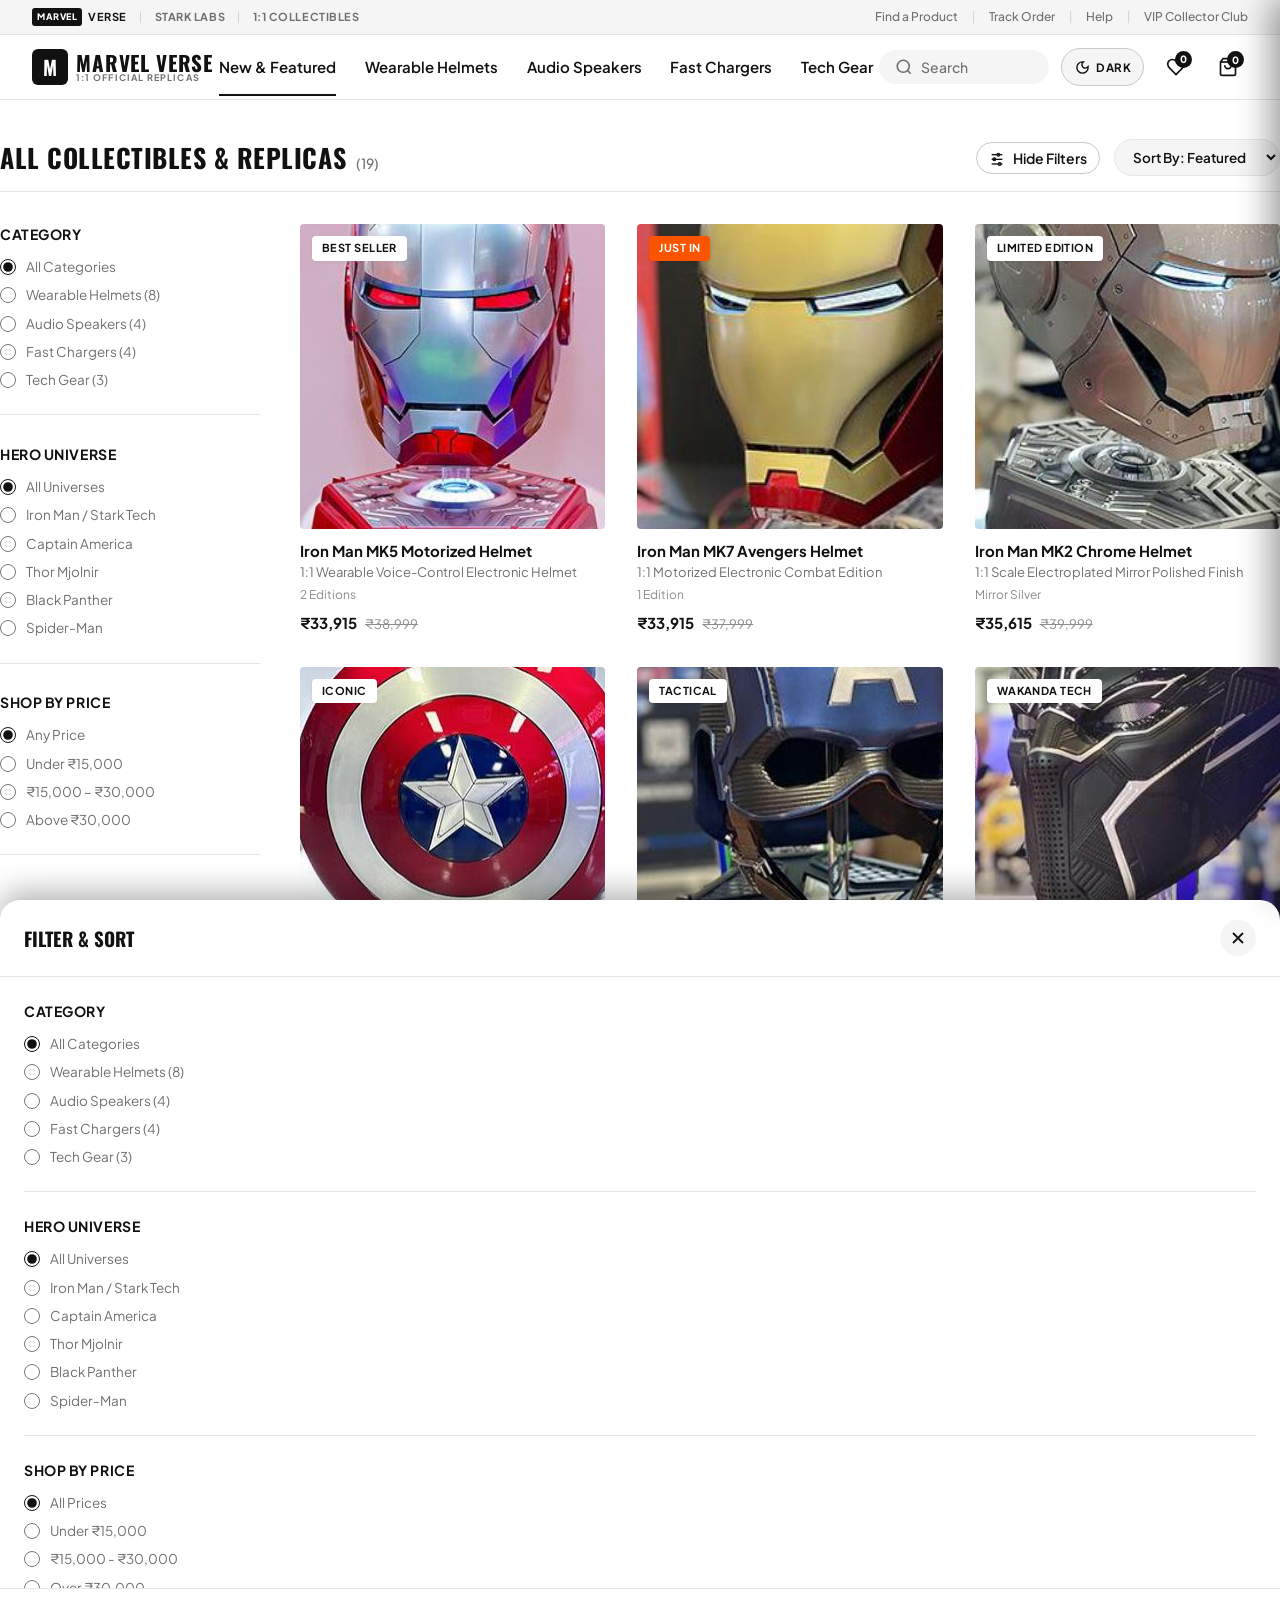
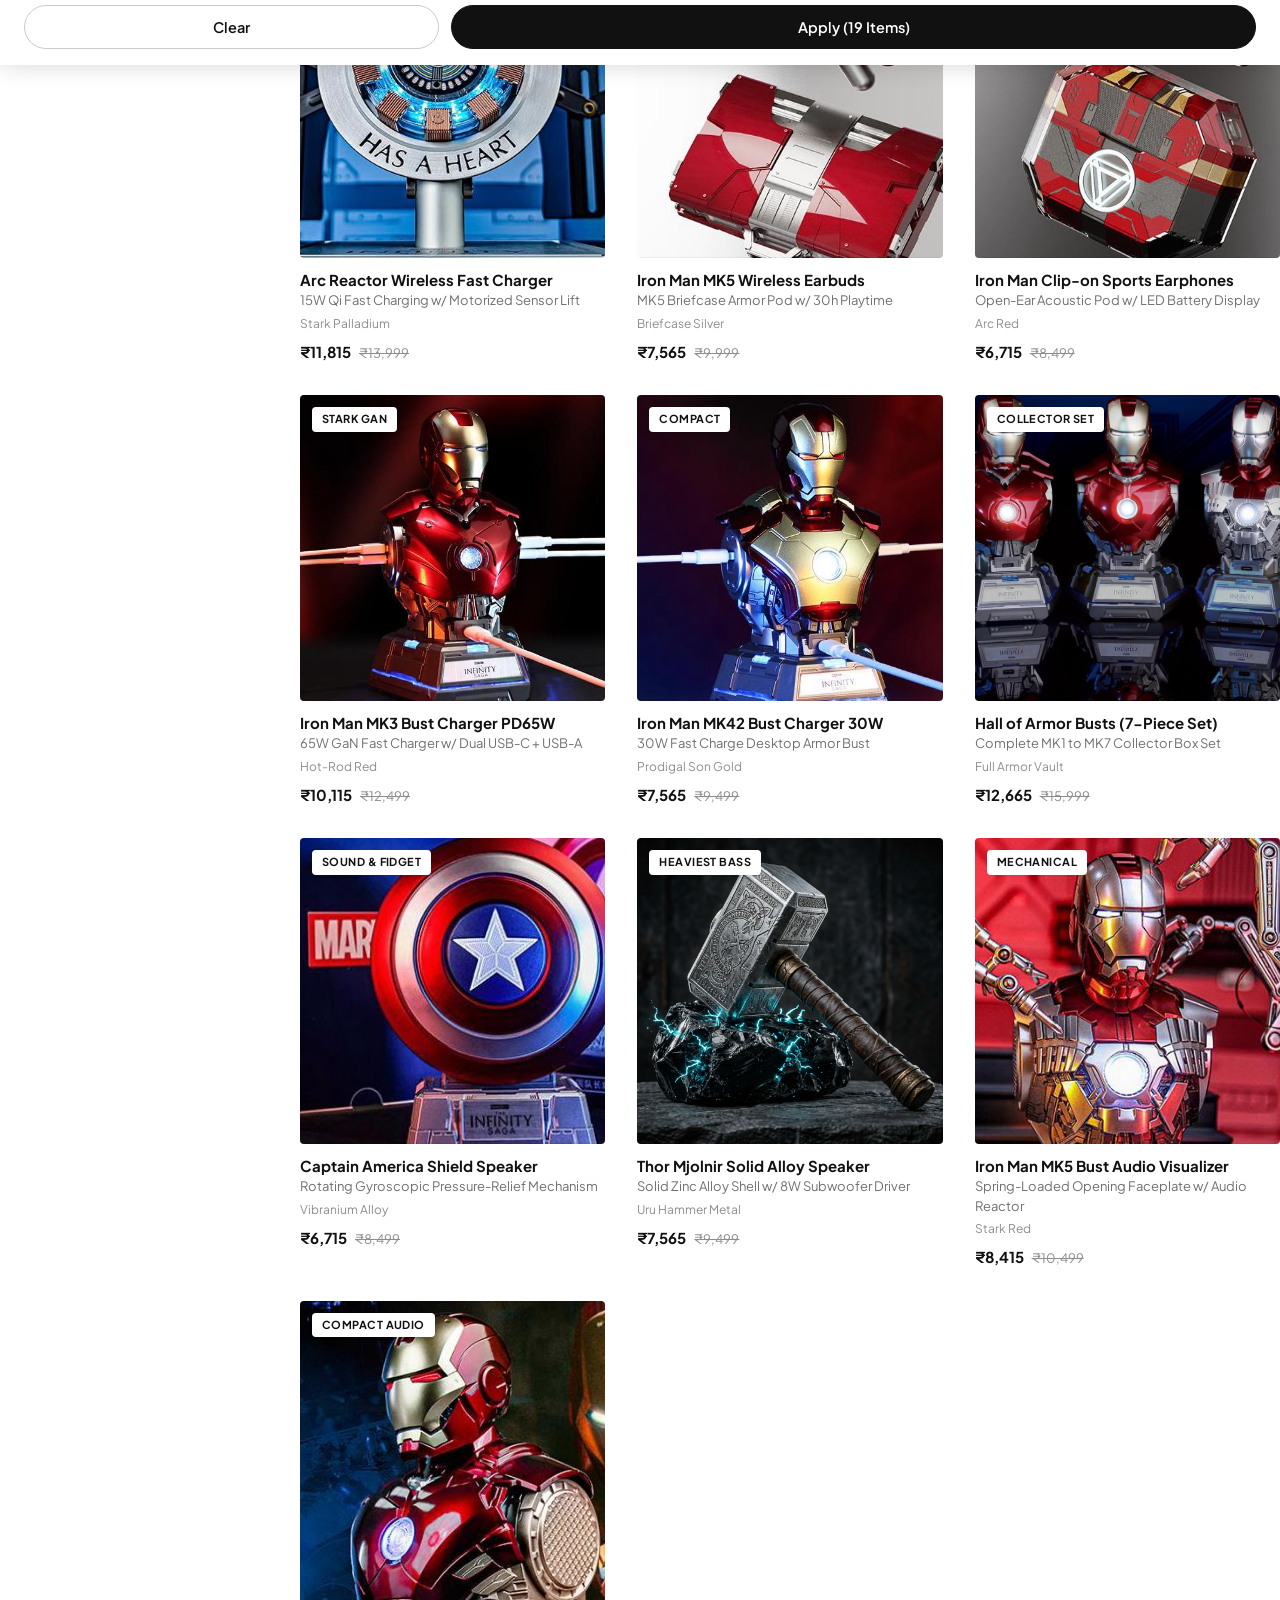
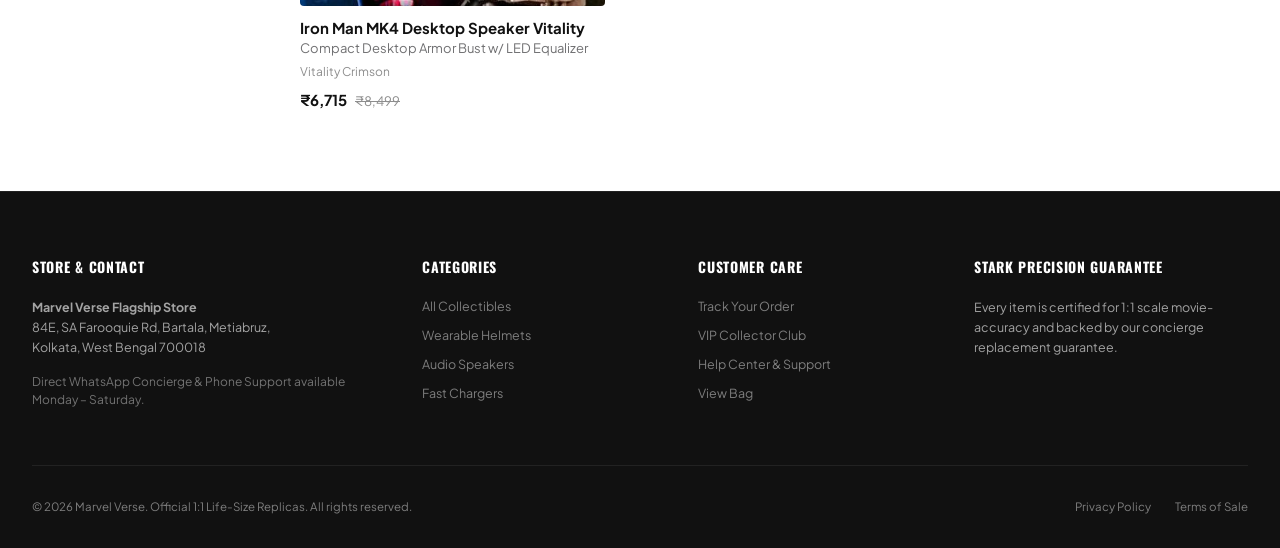
<file: categories.html>
<!DOCTYPE html>
<html lang="en" data-theme="light">
<head>
  <meta charset="UTF-8" />
  <meta name="viewport" content="width=device-width, initial-scale=1.0, maximum-scale=2.0" />
  <title>Marvel Verse Shop &bull; All Official Collectibles & Replicas</title>
  <meta name="description" content="Browse all 19 official Marvel Verse 1:1 life-size helmets, Captain America shields, Thor Mjolnir speakers, and Arc Reactor chargers." />

  <!-- Favicon -->
  <link rel="icon" type="image/svg+xml" href="data:image/svg+xml,<svg xmlns='http://www.w3.org/2000/svg' viewBox='0 0 24 24' fill='%23111111'><rect width='24' height='24' rx='4' fill='%23111111'/><text x='12' y='16' font-size='12' font-weight='bold' fill='white' text-anchor='middle' font-family='sans-serif'>M</text></svg>" />

  <!-- Core Stylesheet -->
  <link rel="stylesheet" href="assets/css/marvel-core.css" />

  <!-- Logic Scripts -->
  <script src="assets/js/catalog-data.js"></script>

  <style>
    /* Nike Shop Specific Layout */
    .shop-page-wrapper {
      padding: 1.5rem 0 5rem 0;
    }

    /* Sticky Filter Sub-Header */
    .shop-sticky-bar {
      position: sticky;
      top: 64px;
      z-index: 90;
      background: var(--bg-primary);
      border-bottom: 1px solid var(--border-subtle);
      padding: 14px 0;
      margin-bottom: 2rem;
      display: flex;
      justify-content: space-between;
      align-items: center;
      flex-wrap: wrap;
      gap: 1rem;
    }

    .shop-title-wrap {
      display: flex;
      align-items: baseline;
      gap: 10px;
    }

    .shop-headline {
      font-family: var(--font-headline);
      font-size: 26px;
      font-weight: 700;
      text-transform: uppercase;
      letter-spacing: 0.02em;
      color: var(--text-primary);
    }

    .shop-product-count {
      font-size: 14px;
      color: var(--text-secondary);
      font-weight: 500;
    }

    .shop-controls-group {
      display: flex;
      align-items: center;
      gap: 14px;
    }

    .btn-toggle-filters {
      display: flex;
      align-items: center;
      gap: 8px;
      font-size: 14px;
      font-weight: 600;
      color: var(--text-primary);
      cursor: pointer;
      padding: 6px 12px;
      border-radius: var(--radius-pill);
      border: 1px solid var(--border-medium);
      transition: all var(--transition-fast);
    }

    .btn-toggle-filters:hover {
      background: var(--bg-secondary);
    }

    .shop-sort-select {
      background: var(--bg-secondary);
      border: 1px solid var(--border-subtle);
      color: var(--text-primary);
      font-family: inherit;
      font-size: 13.5px;
      font-weight: 600;
      padding: 8px 14px;
      border-radius: var(--radius-pill);
      cursor: pointer;
      outline: none;
    }

    /* 2-Column Catalog Grid (Sidebar + Products) */
    .shop-main-layout {
      display: grid;
      grid-template-columns: 260px 1fr;
      gap: 2.5rem;
      align-items: start;
      transition: grid-template-columns var(--transition-normal);
    }

    .shop-main-layout.filters-hidden {
      grid-template-columns: 0px 1fr;
      gap: 0;
    }

    .shop-main-layout.filters-hidden .shop-sidebar {
      display: none;
    }

    .mobile-only-filter-btn {
      display: none;
    }

    @media (max-width: 900px) {
      .shop-main-layout {
        grid-template-columns: 1fr;
      }
      .shop-sidebar {
        display: none;
      }
      .desktop-only-filter-btn {
        display: none !important;
      }
      .mobile-only-filter-btn {
        display: inline-flex !important;
      }
      .shop-title-wrap .shop-headline {
        font-size: 20px;
      }
      .shop-sticky-bar {
        padding: 10px 0;
        top: 56px;
      }
    }

    /* Sidebar Filters */
    .shop-sidebar {
      position: sticky;
      top: 135px;
      display: flex;
      flex-direction: column;
      gap: 1.8rem;
    }

    .filter-group-block {
      border-bottom: 1px solid var(--border-subtle);
      padding-bottom: 1.5rem;
    }

    .filter-group-title {
      font-size: 14px;
      font-weight: 700;
      text-transform: uppercase;
      letter-spacing: 0.04em;
      color: var(--text-primary);
      margin-bottom: 12px;
    }

    .filter-checkbox-list {
      display: flex;
      flex-direction: column;
      gap: 8px;
    }

    .filter-checkbox-item {
      display: flex;
      align-items: center;
      gap: 10px;
      font-size: 13.5px;
      color: var(--text-secondary);
      cursor: pointer;
      transition: color var(--transition-fast);
    }

    .filter-checkbox-item:hover {
      color: var(--text-primary);
    }

    .filter-checkbox-item input[type="radio"],
    .filter-checkbox-item input[type="checkbox"] {
      accent-color: var(--text-primary);
      width: 16px;
      height: 16px;
      cursor: pointer;
    }

    /* Products Grid */
    .catalog-products-grid {
      display: grid;
      grid-template-columns: repeat(3, 1fr);
      gap: 2rem;
    }

    @media (max-width: 1200px) {
      .catalog-products-grid {
        grid-template-columns: repeat(2, 1fr);
        gap: 1.5rem;
      }
    }

    @media (max-width: 640px) {
      .catalog-products-grid {
        grid-template-columns: repeat(2, minmax(0, 1fr)) !important;
        gap: 10px !important;
        width: 100% !important;
      }
      .product-card {
        min-width: 0 !important;
        width: 100% !important;
      }
      .product-image-well {
        width: 100% !important;
        aspect-ratio: 1 / 1 !important;
        border-radius: var(--radius-sm);
        margin-bottom: 8px;
      }
      .product-meta-details {
        min-width: 0 !important;
        width: 100% !important;
      }
      .product-card-title {
        font-size: 13px !important;
        line-height: 1.25 !important;
        display: -webkit-box;
        -webkit-line-clamp: 2;
        -webkit-box-orient: vertical;
        overflow: hidden;
      }
      .product-card-subtitle {
        font-size: 11px !important;
        margin-bottom: 4px !important;
        white-space: nowrap;
        overflow: hidden;
        text-overflow: ellipsis;
      }
      .product-card-colorways {
        font-size: 10.5px !important;
      }
      .product-card-price-row {
        flex-wrap: wrap !important;
        gap: 4px 6px !important;
      }
      .product-card-price {
        font-size: 13px !important;
        font-weight: 800 !important;
      }
      .product-card-mrp {
        font-size: 11px !important;
      }
      .card-quick-add {
        display: none !important;
      }
    }

    /* Active Filter Chips Bar */
    .active-filter-chips-bar {
      display: flex;
      gap: 8px;
      flex-wrap: wrap;
      margin-bottom: 1.5rem;
    }

    .active-chip {
      background: var(--bg-secondary);
      border: 1px solid var(--border-medium);
      color: var(--text-primary);
      font-size: 12.5px;
      font-weight: 600;
      padding: 4px 12px;
      border-radius: var(--radius-pill);
      display: inline-flex;
      align-items: center;
      gap: 6px;
      cursor: pointer;
    }

    .active-chip:hover {
      background: var(--border-medium);
    }
  </style>
</head>
<body>

  <!-- 1. Top Subnav -->
  <div class="top-subnav">
    <div class="top-subnav-inner">
      <div class="subnav-brands">
        <span class="subnav-brand-item">
          <span class="subnav-brand-badge">MARVEL</span> VERSE
        </span>
        <span class="subnav-divider">|</span>
        <span>STARK LABS</span>
        <span class="subnav-divider">|</span>
        <span>1:1 COLLECTIBLES</span>
      </div>
      <ul class="subnav-links">
        <li><a href="categories.html">Find a Product</a></li>
        <li class="subnav-divider">|</li>
        <li><a href="tracking.html">Track Order</a></li>
        <li class="subnav-divider">|</li>
        <li><a href="help.html">Help</a></li>
        <li class="subnav-divider">|</li>
        <li><a href="profile.html">VIP Collector Club</a></li>
      </ul>
    </div>
  </div>

  <!-- 2. Sticky Header -->
  <header class="main-header">
    <div class="container">
      <nav class="main-nav" aria-label="Main Navigation">
        <a href="index.html" class="brand-logo" aria-label="Marvel Verse Home">
          <div class="brand-icon-box">M</div>
          <div class="brand-title-wrap">
            <span class="brand-title-text">MARVEL VERSE</span>
            <span class="brand-sub-text">1:1 Official Replicas</span>
          </div>
        </a>

        <ul class="nav-menu-list">
          <li class="nav-item-dropdown">
            <a href="categories.html" class="nav-link-btn active">New & Featured</a>
          </li>
          <li class="nav-item-dropdown">
            <a href="categories.html?cat=helmets" class="nav-link-btn">Wearable Helmets</a>
          </li>
          <li class="nav-item-dropdown">
            <a href="categories.html?cat=speakers" class="nav-link-btn">Audio Speakers</a>
          </li>
          <li class="nav-item-dropdown">
            <a href="categories.html?cat=chargers" class="nav-link-btn">Fast Chargers</a>
          </li>
          <li class="nav-item-dropdown">
            <a href="categories.html?cat=tech" class="nav-link-btn">Tech Gear</a>
          </li>
        </ul>

        <div class="nav-actions">
          <button type="button" class="search-pill-btn" onclick="openSearchOverlay()" aria-label="Search">
            <svg width="18" height="18" fill="none" stroke="currentColor" stroke-width="2.2" viewBox="0 0 24 24">
              <circle cx="11" cy="11" r="8"/><path d="m21 21-4.3-4.3"/>
            </svg>
            <span>Search</span>
          </button>

          <button type="button" class="theme-toggle-header-btn" id="themeToggleBtn" onclick="toggleTheme()" aria-label="Toggle Light / Dark mode" title="Switch Theme">
            <span class="theme-btn-icon" id="themeBtnIcon"></span>
            <span class="theme-btn-text" id="themeBtnText">Mode</span>
          </button>

          <a href="profile.html" class="nav-icon-btn desktop-only-action" aria-label="Favourites">
            <svg width="20" height="20" fill="none" stroke="currentColor" stroke-width="2" viewBox="0 0 24 24">
              <path d="M19 14c1.49-1.46 3-3.21 3-5.5A5.5 5.5 0 0 0 16.5 3c-1.76 0-3 .5-4.5 2-1.5-1.5-2.74-2-4.5-2A5.5 5.5 0 0 0 2 8.5c0 2.3 1.5 4.05 3 5.5l7 7Z"/>
            </svg>
            <span class="cart-count-badge wishlist-count-badge" id="nav-wishlist-badge">0</span>
          </a>

          <button type="button" class="nav-icon-btn" onclick="openBagDrawer()" aria-label="Shopping Bag">
            <svg width="20" height="20" fill="none" stroke="currentColor" stroke-width="2" viewBox="0 0 24 24">
              <path d="M6 2 3 6v14a2 2 0 0 0 2 2h14a2 2 0 0 0 2-2V6l-3-4Z"/><path d="M3 6h18"/><path d="M16 10a4 4 0 0 1-8 0"/>
            </svg>
            <span class="cart-count-badge" id="nav-cart-badge">0</span>
          </button>

          <button type="button" class="mobile-menu-toggle" onclick="openMobileMenu()" aria-label="Open Navigation Menu">
            <svg width="22" height="22" fill="none" stroke="currentColor" stroke-width="2.2" viewBox="0 0 24 24">
              <path d="M4 6h16M4 12h16M4 18h16"/>
            </svg>
          </button>
        </div>
      </nav>
    </div>
  </header>

  <!-- Main Shop Page Container -->
  <main class="container shop-page-wrapper">
    <!-- Sticky Sub-Bar -->
    <div class="shop-sticky-bar">
      <div class="shop-title-wrap">
        <h1 class="shop-headline" id="shop-category-heading">All Collectibles & Replicas</h1>
        <span class="shop-product-count" id="shop-item-counter">(19)</span>
      </div>

      <div class="shop-controls-group">
        <!-- Desktop Filter Toggle -->
        <button type="button" class="btn-toggle-filters desktop-only-filter-btn" id="toggle-filter-btn" onclick="toggleSidebarFilters()">
          <svg width="16" height="16" fill="none" stroke="currentColor" stroke-width="2" viewBox="0 0 24 24"><line x1="4" x2="20" y1="21" y2="21"/><line x1="4" x2="20" y1="14" y2="14"/><line x1="4" x2="20" y1="7" y2="7"/><circle cx="14" cy="7" r="2"/><circle cx="8" cy="14" r="2"/><circle cx="16" cy="21" r="2"/></svg>
          <span id="filter-btn-text">Hide Filters</span>
        </button>

        <!-- Mobile Filter Sheet Button -->
        <button type="button" class="btn-toggle-filters mobile-only-filter-btn" onclick="openMobileFilterDrawer()">
          <svg width="16" height="16" fill="none" stroke="currentColor" stroke-width="2" viewBox="0 0 24 24"><line x1="4" x2="20" y1="21" y2="21"/><line x1="4" x2="20" y1="14" y2="14"/><line x1="4" x2="20" y1="7" y2="7"/><circle cx="14" cy="7" r="2"/><circle cx="8" cy="14" r="2"/><circle cx="16" cy="21" r="2"/></svg>
          <span>Filters</span>
          <span id="mobile-filter-badge" style="display:none; background:var(--text-primary); color:var(--bg-primary); border-radius:999px; font-size:10px; font-weight:800; padding:1px 6px;">0</span>
        </button>

        <select class="shop-sort-select" id="shop-sort" onchange="applySorting(this.value)">
          <option value="featured">Sort By: Featured</option>
          <option value="price-low">Price: Low to High</option>
          <option value="price-high">Price: High to Low</option>
          <option value="rating">Best Rated</option>
        </select>
      </div>
    </div>

    <!-- Active Filter Chips Bar -->
    <div class="active-filter-chips-bar" id="active-chips-bar" style="display:none;"></div>

    <!-- Main Layout: Sidebar + Grid -->
    <div class="shop-main-layout" id="shop-layout">
      <!-- Left Sidebar Filters -->
      <aside class="shop-sidebar">
        <!-- Category Filter -->
        <div class="filter-group-block">
          <div class="filter-group-title">Category</div>
          <div class="filter-checkbox-list">
            <label class="filter-checkbox-item">
              <input type="radio" name="catFilter" value="all" checked onchange="setCategoryFilter('all')" /> All Categories
            </label>
            <label class="filter-checkbox-item">
              <input type="radio" name="catFilter" value="Helmets" onchange="setCategoryFilter('Helmets')" /> Wearable Helmets (8)
            </label>
            <label class="filter-checkbox-item">
              <input type="radio" name="catFilter" value="Speakers" onchange="setCategoryFilter('Speakers')" /> Audio Speakers (4)
            </label>
            <label class="filter-checkbox-item">
              <input type="radio" name="catFilter" value="Chargers" onchange="setCategoryFilter('Chargers')" /> Fast Chargers (4)
            </label>
            <label class="filter-checkbox-item">
              <input type="radio" name="catFilter" value="Tech Gear" onchange="setCategoryFilter('Tech Gear')" /> Tech Gear (3)
            </label>
          </div>
        </div>

        <!-- Hero Filter -->
        <div class="filter-group-block">
          <div class="filter-group-title">Hero Universe</div>
          <div class="filter-checkbox-list">
            <label class="filter-checkbox-item">
              <input type="radio" name="heroFilter" value="all" checked onchange="setHeroFilter('all')" /> All Universes
            </label>
            <label class="filter-checkbox-item">
              <input type="radio" name="heroFilter" value="iron-man" onchange="setHeroFilter('iron-man')" /> Iron Man / Stark Tech
            </label>
            <label class="filter-checkbox-item">
              <input type="radio" name="heroFilter" value="captain-america" onchange="setHeroFilter('captain-america')" /> Captain America
            </label>
            <label class="filter-checkbox-item">
              <input type="radio" name="heroFilter" value="thor" onchange="setHeroFilter('thor')" /> Thor Mjolnir
            </label>
            <label class="filter-checkbox-item">
              <input type="radio" name="heroFilter" value="wakanda" onchange="setHeroFilter('wakanda')" /> Black Panther
            </label>
            <label class="filter-checkbox-item">
              <input type="radio" name="heroFilter" value="spider-man" onchange="setHeroFilter('spider-man')" /> Spider-Man
            </label>
          </div>
        </div>

        <!-- Price Range -->
        <div class="filter-group-block">
          <div class="filter-group-title">Shop by Price</div>
          <div class="filter-checkbox-list">
            <label class="filter-checkbox-item">
              <input type="radio" name="priceFilter" value="all" checked onchange="setPriceFilter('all')" /> Any Price
            </label>
            <label class="filter-checkbox-item">
              <input type="radio" name="priceFilter" value="under-15000" onchange="setPriceFilter('under-15000')" /> Under ₹15,000
            </label>
            <label class="filter-checkbox-item">
              <input type="radio" name="priceFilter" value="15000-30000" onchange="setPriceFilter('15000-30000')" /> ₹15,000 – ₹30,000
            </label>
            <label class="filter-checkbox-item">
              <input type="radio" name="priceFilter" value="above-30000" onchange="setPriceFilter('above-30000')" /> Above ₹30,000
            </label>
          </div>
        </div>
      </aside>

      <!-- Right Products Grid -->
      <section class="catalog-products-grid" id="shop-products-grid">
        <!-- Rendered by JS -->
      </section>
    </div>
  </main>

  <!-- Nike Mobile Filter Sheet (Bottom Sheet) -->
  <div class="mobile-filter-backdrop" id="mobile-filter-backdrop" onclick="closeMobileFilterDrawer()"></div>
  <div class="mobile-filter-sheet" id="mobile-filter-sheet">
    <div class="mobile-filter-header">
      <h3>Filter &amp; Sort</h3>
      <button type="button" class="mobile-filter-close" onclick="closeMobileFilterDrawer()" aria-label="Close Filters">
        <svg width="20" height="20" fill="none" stroke="currentColor" stroke-width="2.2" viewBox="0 0 24 24"><path d="M18 6 6 18M6 6l12 12"/></svg>
      </button>
    </div>
    <div class="mobile-filter-body">
      <!-- Category Filter -->
      <div class="filter-group-block">
        <div class="filter-group-title">Category</div>
        <div class="filter-checkbox-list">
          <label class="filter-checkbox-item">
            <input type="radio" name="mobileCatFilter" value="all" checked onchange="setCategoryFilter('all')" /> All Categories
          </label>
          <label class="filter-checkbox-item">
            <input type="radio" name="mobileCatFilter" value="Helmets" onchange="setCategoryFilter('Helmets')" /> Wearable Helmets (8)
          </label>
          <label class="filter-checkbox-item">
            <input type="radio" name="mobileCatFilter" value="Speakers" onchange="setCategoryFilter('Speakers')" /> Audio Speakers (4)
          </label>
          <label class="filter-checkbox-item">
            <input type="radio" name="mobileCatFilter" value="Chargers" onchange="setCategoryFilter('Chargers')" /> Fast Chargers (4)
          </label>
          <label class="filter-checkbox-item">
            <input type="radio" name="mobileCatFilter" value="Tech Gear" onchange="setCategoryFilter('Tech Gear')" /> Tech Gear (3)
          </label>
        </div>
      </div>

      <!-- Hero Universe -->
      <div class="filter-group-block">
        <div class="filter-group-title">Hero Universe</div>
        <div class="filter-checkbox-list">
          <label class="filter-checkbox-item">
            <input type="radio" name="mobileHeroFilter" value="all" checked onchange="setHeroFilter('all')" /> All Universes
          </label>
          <label class="filter-checkbox-item">
            <input type="radio" name="mobileHeroFilter" value="iron-man" onchange="setHeroFilter('iron-man')" /> Iron Man / Stark Tech
          </label>
          <label class="filter-checkbox-item">
            <input type="radio" name="mobileHeroFilter" value="captain-america" onchange="setHeroFilter('captain-america')" /> Captain America
          </label>
          <label class="filter-checkbox-item">
            <input type="radio" name="mobileHeroFilter" value="thor" onchange="setHeroFilter('thor')" /> Thor Mjolnir
          </label>
          <label class="filter-checkbox-item">
            <input type="radio" name="mobileHeroFilter" value="wakanda" onchange="setHeroFilter('wakanda')" /> Black Panther
          </label>
          <label class="filter-checkbox-item">
            <input type="radio" name="mobileHeroFilter" value="spider-man" onchange="setHeroFilter('spider-man')" /> Spider-Man
          </label>
        </div>
      </div>

      <!-- Price Range -->
      <div class="filter-group-block">
        <div class="filter-group-title">Shop by Price</div>
        <div class="filter-checkbox-list">
          <label class="filter-checkbox-item">
            <input type="radio" name="mobilePriceFilter" value="all" checked onchange="setPriceFilter('all')" /> All Prices
          </label>
          <label class="filter-checkbox-item">
            <input type="radio" name="mobilePriceFilter" value="under-15000" onchange="setPriceFilter('under-15000')" /> Under ₹15,000
          </label>
          <label class="filter-checkbox-item">
            <input type="radio" name="mobilePriceFilter" value="15000-30000" onchange="setPriceFilter('15000-30000')" /> ₹15,000 - ₹30,000
          </label>
          <label class="filter-checkbox-item">
            <input type="radio" name="mobilePriceFilter" value="above-30000" onchange="setPriceFilter('above-30000')" /> Over ₹30,000
          </label>
        </div>
      </div>
    </div>
    <div class="mobile-filter-footer">
      <button type="button" class="btn-nike-outline" style="flex:1; padding:12px;" onclick="clearAllFilters()">Clear</button>
      <button type="button" class="btn-nike-black" style="flex:2; padding:12px;" id="btn-apply-mobile-filters" onclick="closeMobileFilterDrawer()">
        Apply Filters
      </button>
    </div>
  </div>

  <!-- Nike Footer -->
  <footer class="nike-footer">
    <div class="container">
      <div class="footer-top-grid">
        <div>
          <div class="footer-col-title">Store & Contact</div>
          <p style="color:#a3a3a3; line-height:1.6; margin-bottom:1rem;">
            <strong>Marvel Verse Flagship Store</strong><br>
            84E, SA Farooquie Rd, Bartala, Metiabruz,<br>
            Kolkata, West Bengal 700018
          </p>
          <p style="color:#737373; font-size:12px;">Direct WhatsApp Concierge & Phone Support available Monday – Saturday.</p>
        </div>
        <div>
          <div class="footer-col-title">Categories</div>
          <ul class="footer-col-links">
            <li><a href="categories.html">All Collectibles</a></li>
            <li><a href="categories.html?cat=helmets">Wearable Helmets</a></li>
            <li><a href="categories.html?cat=speakers">Audio Speakers</a></li>
            <li><a href="categories.html?cat=chargers">Fast Chargers</a></li>
          </ul>
        </div>
        <div>
          <div class="footer-col-title">Customer Care</div>
          <ul class="footer-col-links">
            <li><a href="tracking.html">Track Your Order</a></li>
            <li><a href="profile.html">VIP Collector Club</a></li>
            <li><a href="help.html">Help Center & Support</a></li>
            <li><a href="cart.html">View Bag</a></li>
          </ul>
        </div>
        <div>
          <div class="footer-col-title">Stark Precision Guarantee</div>
          <p style="color:#a3a3a3; line-height:1.6;">Every item is certified for 1:1 scale movie-accuracy and backed by our concierge replacement guarantee.</p>
        </div>
      </div>
      <div class="footer-bottom-bar">
        <div>&copy; 2026 Marvel Verse. Official 1:1 Life-Size Replicas. All rights reserved.</div>
        <ul class="footer-legal-links">
          <li><a href="help.html">Privacy Policy</a></li>
          <li><a href="help.html">Terms of Sale</a></li>
        </ul>
      </div>
    </div>
  </footer>

  <!-- Slide-Out Bag Drawer -->
  <div class="drawer-backdrop" id="drawer-backdrop" onclick="closeBagDrawer()"></div>
  <aside class="bag-drawer" id="nike-bag-drawer" aria-label="Shopping Bag Drawer">
    <div class="bag-drawer-header">
      <div class="bag-drawer-title-wrap">
        <svg width="22" height="22" fill="none" stroke="currentColor" stroke-width="2" viewBox="0 0 24 24"><path d="M6 2 3 6v14a2 2 0 0 0 2 2h14a2 2 0 0 0 2-2V6l-3-4Z"/><path d="M3 6h18"/><path d="M16 10a4 4 0 0 1-8 0"/></svg>
        <span class="bag-drawer-title">Shopping Bag</span>
      </div>
      <button type="button" class="bag-drawer-close" onclick="closeBagDrawer()" aria-label="Close Bag Drawer">&times;</button>
    </div>
    <div class="free-shipping-meter">
      <div class="shipping-meter-text" id="shipping-meter-status"></div>
      <div class="shipping-bar-bg"><div class="shipping-bar-fill" id="shipping-meter-bar"></div></div>
    </div>
    <div class="bag-drawer-items" id="bag-drawer-items-list"></div>
    <div class="bag-drawer-footer" id="bag-drawer-footer-actions">
      <div class="bag-subtotal-row">
        <span>Subtotal</span>
        <span id="bag-drawer-subtotal">₹0</span>
      </div>
      <div class="bag-drawer-btns">
        <a href="cart.html" class="btn-nike-outline" style="width:100%;">View Full Bag</a>
        <a href="cart.html" class="btn-nike-black" style="width:100%;">Checkout Now</a>
      </div>
    </div>
  </aside>

  <!-- Search Overlay -->
  <div class="nike-search-overlay" id="nike-search-overlay">
    <div class="nike-search-bar-wrap">
      <div class="search-bar-inner">
        <a href="index.html" class="brand-logo" style="margin-right:1rem;">
          <div class="brand-icon-box" style="width:30px; height:30px; font-size:16px;">M</div>
        </a>
        <div class="search-input-box">
          <svg width="20" height="20" fill="none" stroke="currentColor" stroke-width="2" viewBox="0 0 24 24"><circle cx="11" cy="11" r="8"/><path d="m21 21-4.3-4.3"/></svg>
          <input type="text" id="overlay-search-input" placeholder="Search Marvel Verse products..." autocomplete="off" oninput="handleSearchInput(this.value)" />
        </div>
        <button type="button" class="search-cancel-btn" onclick="closeSearchOverlay()">Cancel</button>
      </div>
    </div>
    <div class="search-overlay-content">
      <div class="search-results-grid" id="overlay-search-results"></div>
    </div>
  </div>

  <!-- Quick View Modal -->
  <div class="quick-view-overlay" id="quick-view-overlay" onclick="if(event.target===this) closeQuickView()">
    <div class="quick-view-modal">
      <button type="button" class="quick-view-close" onclick="closeQuickView()" aria-label="Close">&times;</button>
      <div id="quick-view-modal-body"></div>
    </div>
  </div>

  <!-- Mobile Navigation Drawer -->
  <div class="mobile-nav-backdrop" id="mobile-nav-backdrop" onclick="closeMobileMenu()"></div>
  <aside class="mobile-nav-drawer" id="mobile-nav-drawer" aria-label="Mobile Navigation Drawer">
    <div class="mobile-nav-header">
      <div class="mobile-nav-brand">
        <div class="brand-icon-box" style="width:30px;height:30px;font-size:16px;">M</div>
        <span>MARVEL VERSE</span>
      </div>
      <button type="button" class="mobile-nav-close" onclick="closeMobileMenu()" aria-label="Close Menu">
        <svg width="20" height="20" fill="none" stroke="currentColor" stroke-width="2.2" viewBox="0 0 24 24"><path d="M18 6 6 18M6 6l12 12"/></svg>
      </button>
    </div>
    <div class="mobile-nav-body">
      <div>
        <div class="mobile-nav-section-title">Shop Collection</div>
        <div class="mobile-nav-links">
          <a href="categories.html" class="mobile-nav-link-item active">
            <span>Shop All Gear</span>
            <svg width="18" height="18" fill="none" stroke="currentColor" stroke-width="2" viewBox="0 0 24 24"><path d="m9 18 6-6-6-6"/></svg>
          </a>
          <a href="categories.html?cat=helmets" class="mobile-nav-sublink-item">
            <span>🪖 1:1 Wearable Helmets</span>
          </a>
          <a href="categories.html?cat=speakers" class="mobile-nav-sublink-item">
            <span>🔊 Audio Speakers & Replicas</span>
          </a>
          <a href="categories.html?cat=chargers" class="mobile-nav-sublink-item">
            <span>⚡ Fast Chargers & Power</span>
          </a>
          <a href="categories.html?cat=tech" class="mobile-nav-sublink-item">
            <span>🛡️ Tech Collectibles</span>
          </a>
          <a href="index.html#customizer3d" class="mobile-nav-sublink-item">
            <span>🌀 3D Armor Customizer</span>
          </a>
        </div>
      </div>

      <div>
        <div class="mobile-nav-section-title">Hero Vaults</div>
        <div class="mobile-nav-links">
          <a href="categories.html?hero=iron-man" class="mobile-nav-sublink-item">🔴 Iron Man Vault</a>
          <a href="categories.html?hero=captain-america" class="mobile-nav-sublink-item">🔵 Captain America Shield & Gear</a>
          <a href="categories.html?hero=thor" class="mobile-nav-sublink-item">⚡ Thor Asgardian Tech</a>
          <a href="categories.html?hero=wakanda" class="mobile-nav-sublink-item">🐾 Wakanda Vibranium</a>
        </div>
      </div>

      <div>
        <div class="mobile-nav-section-title">Collector Care & Services</div>
        <div class="mobile-nav-links">
          <a href="tracking.html" class="mobile-nav-sublink-item">📦 Track Order Status</a>
          <a href="profile.html" class="mobile-nav-sublink-item">👑 VIP Collector Club</a>
          <a href="help.html" class="mobile-nav-sublink-item">❓ Help & Store Locator</a>
        </div>
      </div>
    </div>
    <div class="mobile-nav-footer">
      <div class="mobile-theme-row">
        <span>Display Mode</span>
        <button type="button" class="btn-nike-outline" onclick="toggleTheme()" style="padding:6px 14px; font-size:12px;">Toggle Theme</button>
      </div>
      <a href="categories.html" class="btn-nike-black" style="width:100%; text-align:center; padding:12px;" onclick="closeMobileMenu()">
        Explore All Drops
      </a>
    </div>
  </aside>

  <!-- Mobile Bottom Nav -->
  <nav class="mobile-bottom-bar" id="mobile-bottom-nav">
    <a href="index.html" class="mobile-bar-item">
      <svg width="20" height="20" fill="none" stroke="currentColor" stroke-width="2" viewBox="0 0 24 24"><path d="m3 9 9-7 9 7v11a2 2 0 0 1-2 2H5a2 2 0 0 1-2-2z"/></svg>
      <span>Home</span>
    </a>
    <a href="categories.html" class="mobile-bar-item active">
      <svg width="20" height="20" fill="none" stroke="currentColor" stroke-width="2" viewBox="0 0 24 24"><rect width="7" height="7" x="3" y="3" rx="1"/><rect width="7" height="7" x="14" y="3" rx="1"/><rect width="7" height="7" x="14" y="14" rx="1"/><rect width="7" height="7" x="3" y="14" rx="1"/></svg>
      <span>Shop</span>
    </a>
    <button type="button" class="mobile-bar-item" onclick="openSearchOverlay()">
      <svg width="20" height="20" fill="none" stroke="currentColor" stroke-width="2" viewBox="0 0 24 24"><circle cx="11" cy="11" r="8"/><path d="m21 21-4.3-4.3"/></svg>
      <span>Search</span>
    </button>
    <button type="button" class="mobile-bar-item" onclick="openBagDrawer()">
      <svg width="20" height="20" fill="none" stroke="currentColor" stroke-width="2" viewBox="0 0 24 24"><path d="M6 2 3 6v14a2 2 0 0 0 2 2h14a2 2 0 0 0 2-2V6l-3-4Z"/><path d="M3 6h18"/><path d="M16 10a4 4 0 0 1-8 0"/></svg>
      <span class="mobile-bar-badge mobile-cart-badge" id="mobile-bottom-cart-badge">0</span>
      <span>Bag</span>
    </button>
    <button type="button" class="mobile-bar-item" onclick="openMobileMenu()">
      <svg width="20" height="20" fill="none" stroke="currentColor" stroke-width="2" viewBox="0 0 24 24"><path d="M4 6h16M4 12h16M4 18h16"/></svg>
      <span>Menu</span>
    </button>
  </nav>

  <!-- Shop Logic -->
  <script>
    let filterState = {
      category: "all",
      hero: "all",
      priceRange: "all",
      sort: "featured",
      searchQuery: ""
    };

    function initShop() {
      const params = new URLSearchParams(window.location.search);
      const catParam = params.get("cat");
      const heroParam = params.get("hero");
      const qParam = params.get("q");

      if (catParam) {
        if (catParam.toLowerCase().includes("helmet")) filterState.category = "Helmets";
        else if (catParam.toLowerCase().includes("speaker")) filterState.category = "Speakers";
        else if (catParam.toLowerCase().includes("charger")) filterState.category = "Chargers";
        else if (catParam.toLowerCase().includes("tech")) filterState.category = "Tech Gear";
      }

      if (heroParam) filterState.hero = heroParam;
      if (qParam) filterState.searchQuery = qParam;

      syncFilterControls();
      renderShopProducts();
    }

    function syncFilterControls() {
      // Desktop Radio inputs sync
      const catRadio = document.querySelector(`input[name="catFilter"][value="${filterState.category}"]`);
      if (catRadio) catRadio.checked = true;

      const heroRadio = document.querySelector(`input[name="heroFilter"][value="${filterState.hero}"]`);
      if (heroRadio) heroRadio.checked = true;

      const priceRadio = document.querySelector(`input[name="priceFilter"][value="${filterState.priceRange}"]`);
      if (priceRadio) priceRadio.checked = true;

      // Mobile Radio inputs sync
      const mCat = document.querySelector(`input[name="mobileCatFilter"][value="${filterState.category}"]`);
      if (mCat) mCat.checked = true;

      const mHero = document.querySelector(`input[name="mobileHeroFilter"][value="${filterState.hero}"]`);
      if (mHero) mHero.checked = true;

      const mPrice = document.querySelector(`input[name="mobilePriceFilter"][value="${filterState.priceRange}"]`);
      if (mPrice) mPrice.checked = true;

      // Update active filters badge
      let activeCount = 0;
      if (filterState.category !== "all") activeCount++;
      if (filterState.hero !== "all") activeCount++;
      if (filterState.priceRange !== "all") activeCount++;

      const badge = document.getElementById("mobile-filter-badge");
      if (badge) {
        if (activeCount > 0) {
          badge.textContent = activeCount;
          badge.style.display = "inline-block";
        } else {
          badge.style.display = "none";
        }
      }
    }

    function clearAllFilters() {
      filterState.category = "all";
      filterState.hero = "all";
      filterState.priceRange = "all";
      filterState.searchQuery = "";
      syncFilterControls();
      renderShopProducts();
      closeMobileFilterDrawer();
    }

    function toggleSidebarFilters() {
      const layout = document.getElementById("shop-layout");
      const text = document.getElementById("filter-btn-text");
      if (!layout) return;

      const isHidden = layout.classList.toggle("filters-hidden");
      if (text) text.textContent = isHidden ? "Show Filters" : "Hide Filters";
    }

    function setCategoryFilter(val) {
      filterState.category = val;
      syncFilterControls();
      renderShopProducts();
    }

    function setHeroFilter(val) {
      filterState.hero = val;
      syncFilterControls();
      renderShopProducts();
    }

    function setPriceFilter(val) {
      filterState.priceRange = val;
      syncFilterControls();
      renderShopProducts();
    }

    function applySorting(val) {
      filterState.sort = val;
      renderShopProducts();
    }

    function renderShopProducts() {
      const grid = document.getElementById("shop-products-grid");
      const counter = document.getElementById("shop-item-counter");
      const heading = document.getElementById("shop-category-heading");
      if (!grid) return;

      let filtered = [...CATALOG_ITEMS];

      // Category filter
      if (filterState.category !== "all") {
        filtered = filtered.filter(p => p.category === filterState.category);
      }

      // Hero filter
      if (filterState.hero !== "all") {
        filtered = filtered.filter(p => p.hero === filterState.hero);
      }

      // Price range
      if (filterState.priceRange === "under-15000") {
        filtered = filtered.filter(p => p.price < 15000);
      } else if (filterState.priceRange === "15000-30000") {
        filtered = filtered.filter(p => p.price >= 15000 && p.price <= 30000);
      } else if (filterState.priceRange === "above-30000") {
        filtered = filtered.filter(p => p.price > 30000);
      }

      // Search Query
      if (filterState.searchQuery) {
        const q = filterState.searchQuery.toLowerCase();
        filtered = filtered.filter(p => p.name.toLowerCase().includes(q) || p.subtitle.toLowerCase().includes(q));
      }

      // Sorting
      if (filterState.sort === "price-low") {
        filtered.sort((a, b) => a.price - b.price);
      } else if (filterState.sort === "price-high") {
        filtered.sort((a, b) => b.price - a.price);
      } else if (filterState.sort === "rating") {
        filtered.sort((a, b) => b.rating - a.rating);
      }

      // Update counters & title
      if (counter) counter.textContent = `(${filtered.length})`;
      const applyBtn = document.getElementById("btn-apply-mobile-filters");
      if (applyBtn) applyBtn.textContent = `Apply (${filtered.length} Items)`;
      if (heading) {
        if (filterState.category !== "all") {
          heading.textContent = filterState.category;
        } else if (filterState.hero !== "all") {
          heading.textContent = filterState.hero.replace("-", " ").toUpperCase() + " COLLECTION";
        } else {
          heading.textContent = "All Collectibles & Replicas";
        }
      }

      if (filtered.length === 0) {
        grid.innerHTML = `
          <div style="grid-column: 1 / -1; padding: 4rem 1rem; text-align: center; color: var(--text-secondary);">
            <h3 style="font-family: var(--font-headline); font-size: 22px; color: var(--text-primary); text-transform: uppercase;">No Matching Collectibles Found</h3>
            <p style="margin: 8px 0 1.5rem 0;">Try adjusting your filters or price selections.</p>
            <button type="button" class="btn-nike-black" onclick="resetAllFilters()">Clear All Filters</button>
          </div>
        `;
        return;
      }

      grid.innerHTML = filtered.map(p => `
        <div class="product-card" onclick="window.location.href='product.html?id=${p.id}'">
          <div class="product-image-well">
            <span class="product-badge-tag ${p.badge === 'Just In' ? 'highlight' : ''}">${escapeHtml(p.badge)}</span>
            <button type="button" class="card-wishlist-btn ${isWishlisted(p.id) ? 'active' : ''}" data-id="${p.id}" onclick="event.stopPropagation(); toggleWishlist(${p.id})">
              <svg width="18" height="18" fill="none" stroke="currentColor" stroke-width="2" viewBox="0 0 24 24"><path d="M19 14c1.49-1.46 3-3.21 3-5.5A5.5 5.5 0 0 0 16.5 3c-1.76 0-3 .5-4.5 2-1.5-1.5-2.74-2-4.5-2A5.5 5.5 0 0 0 2 8.5c0 2.3 1.5 4.05 3 5.5l7 7Z"/></svg>
            </button>
            <img class="product-image-primary" src="${p.primaryImg}" alt="${escapeHtml(p.name)}" />
            <img class="product-image-secondary" src="${p.secondaryImg}" alt="${escapeHtml(p.name)}" />
            <div class="card-quick-add" onclick="event.stopPropagation(); openQuickView(${p.id})">
              Quick View &bull; Add to Bag
            </div>
          </div>
          <div class="product-meta-details">
            <div class="product-card-title">${escapeHtml(p.name)}</div>
            <div class="product-card-subtitle">${escapeHtml(p.subtitle)}</div>
            <div class="product-card-colorways">${p.colorways}</div>
            <div class="product-card-price-row">
              <span class="product-card-price">${formatINR(p.price)}</span>
              <span class="product-card-mrp">${formatINR(p.mrp)}</span>
            </div>
          </div>
        </div>
      `).join("");
    }

    function resetAllFilters() {
      filterState = { category: "all", hero: "all", priceRange: "all", sort: "featured", searchQuery: "" };
      syncFilterControls();
      renderShopProducts();
    }

    document.addEventListener("DOMContentLoaded", initShop);
  </script>
</body>
</html>
</file>
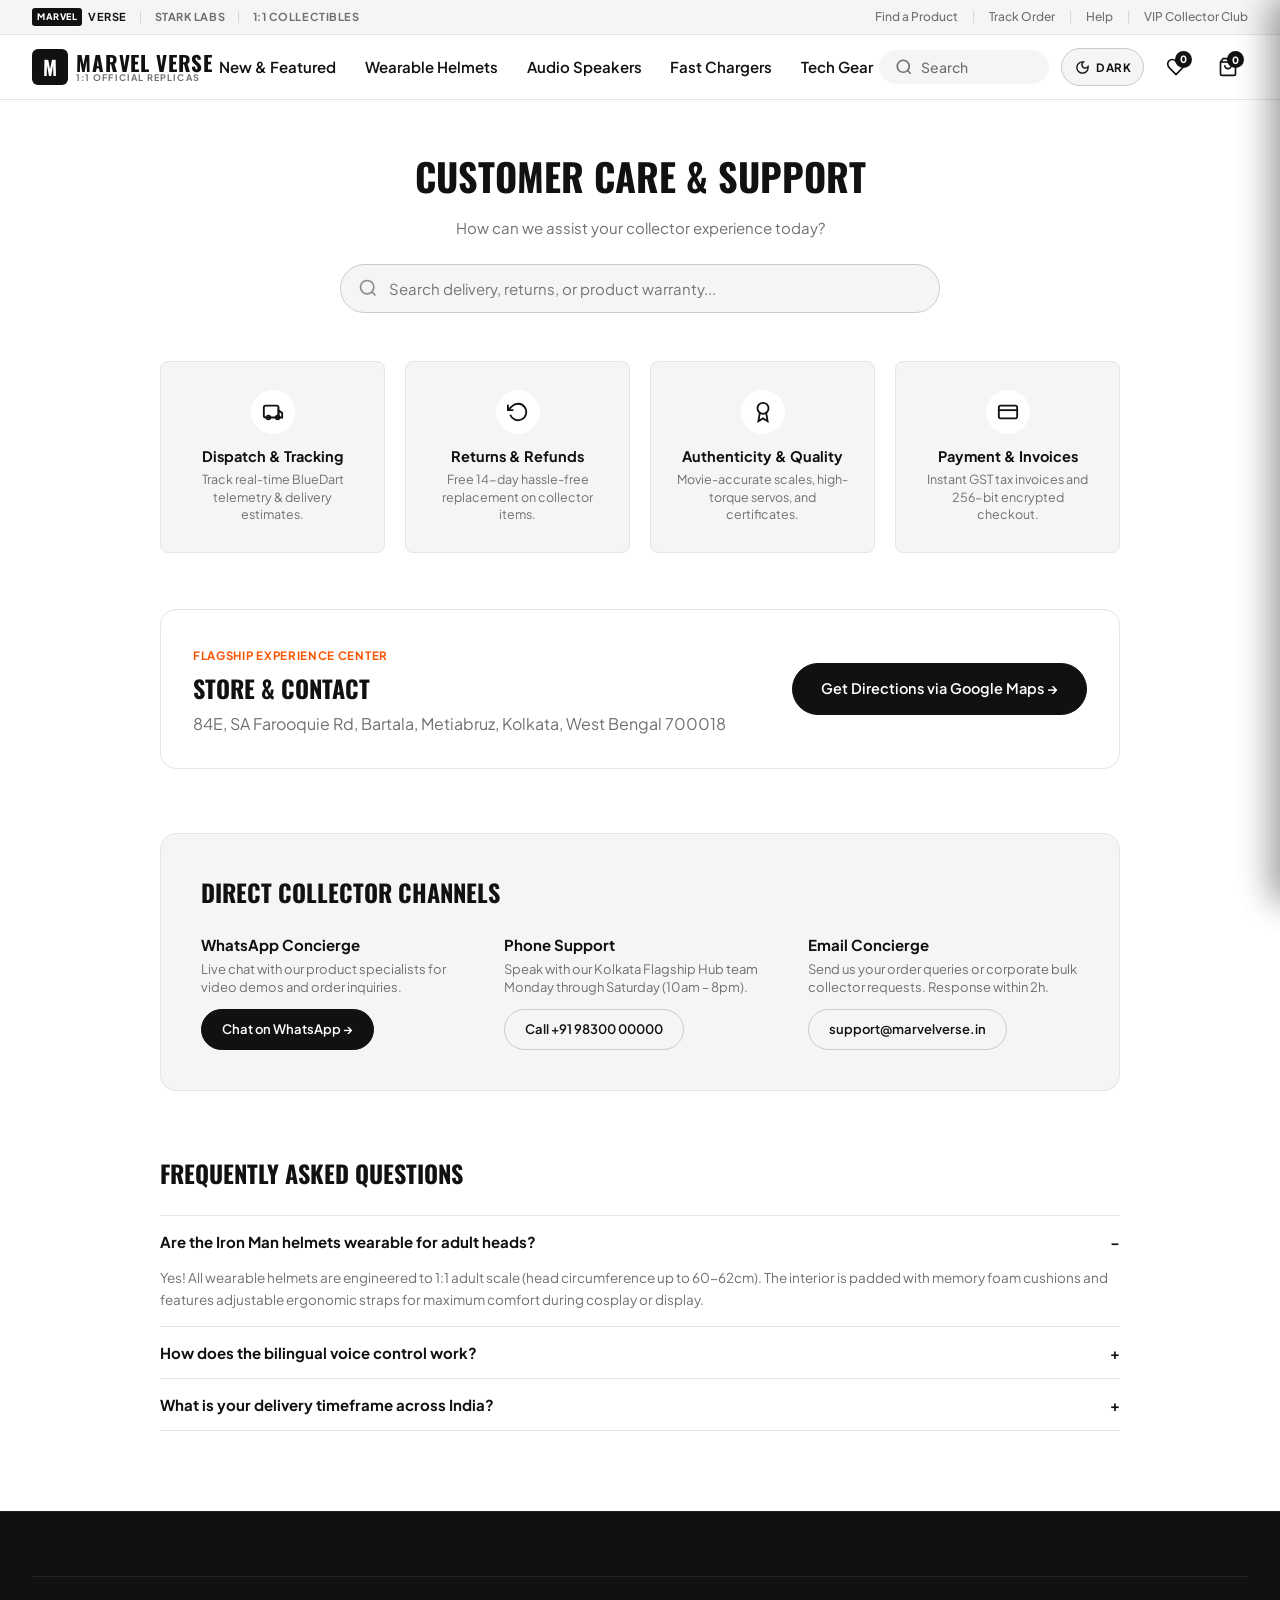
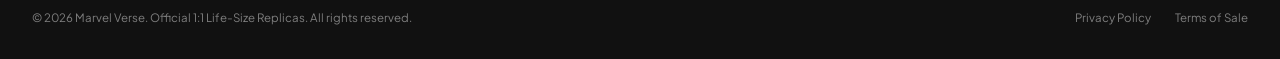
<file: help.html>
<!DOCTYPE html>
<html lang="en" data-theme="light">
<head>
  <meta charset="UTF-8" />
  <meta name="viewport" content="width=device-width, initial-scale=1.0, maximum-scale=2.0" />
  <title>Customer Care &bull; Marvel Verse Official</title>
  <meta name="description" content="Get help with official Marvel Verse 1:1 collectibles orders, shipping times, returns, authenticity, and store contact details." />

  <!-- Favicon -->
  <link rel="icon" type="image/svg+xml" href="data:image/svg+xml,<svg xmlns='http://www.w3.org/2000/svg' viewBox='0 0 24 24' fill='%23111111'><rect width='24' height='24' rx='4' fill='%23111111'/><text x='12' y='16' font-size='12' font-weight='bold' fill='white' text-anchor='middle' font-family='sans-serif'>M</text></svg>" />

  <!-- Core Stylesheet -->
  <link rel="stylesheet" href="assets/css/marvel-core.css" />

  <!-- Logic Scripts -->
  <script src="assets/js/catalog-data.js"></script>

  <style>
    .help-page-wrap {
      padding: 3rem 0 5rem 0;
      max-width: 960px;
      margin: 0 auto;
    }

    .help-hero-box {
      text-align: center;
      margin-bottom: 3rem;
    }

    .help-headline {
      font-family: var(--font-headline);
      font-size: 38px;
      font-weight: 700;
      text-transform: uppercase;
      color: var(--text-primary);
      margin-bottom: 12px;
    }

    .help-search-input-wrap {
      max-width: 600px;
      margin: 1.5rem auto 0 auto;
      position: relative;
    }

    .help-search-box {
      width: 100%;
      background: var(--bg-secondary);
      border: 1.5px solid var(--border-medium);
      padding: 14px 20px 14px 48px;
      border-radius: var(--radius-pill);
      font-size: 15px;
      font-family: inherit;
      color: var(--text-primary);
      outline: none;
    }

    .help-search-icon {
      position: absolute;
      left: 18px;
      top: 50%;
      transform: translateY(-50%);
      color: var(--text-tertiary);
    }

    /* Quick Help Cards Grid */
    .quick-help-grid {
      display: grid;
      grid-template-columns: repeat(4, 1fr);
      gap: 1.25rem;
      margin-bottom: 3.5rem;
    }

    @media (max-width: 860px) {
      .quick-help-grid {
        grid-template-columns: repeat(2, 1fr);
      }
    }

    @media (max-width: 480px) {
      .quick-help-grid {
        grid-template-columns: 1fr;
      }
    }

    .quick-help-card {
      background: var(--bg-card);
      border: 1px solid var(--border-subtle);
      border-radius: var(--radius-sm);
      padding: 1.75rem 1.5rem;
      text-align: center;
      cursor: pointer;
      transition: all var(--transition-fast);
    }

    .quick-help-card:hover {
      border-color: var(--text-primary);
      transform: translateY(-2px);
      box-shadow: var(--shadow-sm);
    }

    .quick-help-icon {
      width: 44px;
      height: 44px;
      border-radius: var(--radius-pill);
      background: var(--bg-primary);
      display: flex;
      align-items: center;
      justify-content: center;
      margin: 0 auto 12px auto;
      color: var(--text-primary);
    }

    .quick-help-title {
      font-size: 14.5px;
      font-weight: 700;
      color: var(--text-primary);
      margin-bottom: 4px;
    }

    .quick-help-desc {
      font-size: 12.5px;
      color: var(--text-secondary);
      line-height: 1.4;
    }

    /* Contact Channels Section */
    .contact-channels-section {
      background: var(--bg-secondary);
      border-radius: var(--radius-md);
      padding: 2.5rem;
      margin-bottom: 4rem;
      border: 1px solid var(--border-subtle);
    }

    .contact-channels-grid {
      display: grid;
      grid-template-columns: repeat(3, 1fr);
      gap: 2rem;
      margin-top: 1.5rem;
    }

    @media (max-width: 768px) {
      .contact-channels-grid {
        grid-template-columns: 1fr;
      }
    }

    .contact-channel-item {
      display: flex;
      flex-direction: column;
      align-items: flex-start;
    }

    .contact-channel-name {
      font-size: 15px;
      font-weight: 700;
      color: var(--text-primary);
      margin-bottom: 4px;
    }

    .contact-channel-sub {
      font-size: 13px;
      color: var(--text-secondary);
      margin-bottom: 12px;
      line-height: 1.4;
    }

    /* Store Map Link Card */
    .store-address-highlight {
      background: var(--bg-primary);
      border: 1px solid var(--border-subtle);
      border-radius: var(--radius-md);
      padding: 2rem;
      margin-bottom: 4rem;
      display: flex;
      justify-content: space-between;
      align-items: center;
      flex-wrap: wrap;
      gap: 1.5rem;
    }
  </style>
</head>
<body>

  <!-- 1. Top Subnav -->
  <div class="top-subnav">
    <div class="top-subnav-inner">
      <div class="subnav-brands">
        <span class="subnav-brand-item">
          <span class="subnav-brand-badge">MARVEL</span> VERSE
        </span>
        <span class="subnav-divider">|</span>
        <span>STARK LABS</span>
        <span class="subnav-divider">|</span>
        <span>1:1 COLLECTIBLES</span>
      </div>
      <ul class="subnav-links">
        <li><a href="categories.html">Find a Product</a></li>
        <li class="subnav-divider">|</li>
        <li><a href="tracking.html">Track Order</a></li>
        <li class="subnav-divider">|</li>
        <li><a href="help.html">Help</a></li>
        <li class="subnav-divider">|</li>
        <li><a href="profile.html">VIP Collector Club</a></li>
      </ul>
    </div>
  </div>

  <!-- 2. Sticky Header -->
  <header class="main-header">
    <div class="container">
      <nav class="main-nav" aria-label="Main Navigation">
        <a href="index.html" class="brand-logo" aria-label="Marvel Verse Home">
          <div class="brand-icon-box">M</div>
          <div class="brand-title-wrap">
            <span class="brand-title-text">MARVEL VERSE</span>
            <span class="brand-sub-text">1:1 Official Replicas</span>
          </div>
        </a>

        <ul class="nav-menu-list">
          <li class="nav-item-dropdown">
            <a href="categories.html" class="nav-link-btn">New & Featured</a>
          </li>
          <li class="nav-item-dropdown">
            <a href="categories.html?cat=helmets" class="nav-link-btn">Wearable Helmets</a>
          </li>
          <li class="nav-item-dropdown">
            <a href="categories.html?cat=speakers" class="nav-link-btn">Audio Speakers</a>
          </li>
          <li class="nav-item-dropdown">
            <a href="categories.html?cat=chargers" class="nav-link-btn">Fast Chargers</a>
          </li>
          <li class="nav-item-dropdown">
            <a href="categories.html?cat=tech" class="nav-link-btn">Tech Gear</a>
          </li>
        </ul>

        <div class="nav-actions">
          <button type="button" class="search-pill-btn" onclick="openSearchOverlay()" aria-label="Search">
            <svg width="18" height="18" fill="none" stroke="currentColor" stroke-width="2.2" viewBox="0 0 24 24"><circle cx="11" cy="11" r="8"/><path d="m21 21-4.3-4.3"/></svg>
            <span>Search</span>
          </button>

          <button type="button" class="theme-toggle-header-btn" id="themeToggleBtn" onclick="toggleTheme()" aria-label="Toggle Light / Dark mode" title="Switch Theme">
            <span class="theme-btn-icon" id="themeBtnIcon"></span>
            <span class="theme-btn-text" id="themeBtnText">Mode</span>
          </button>

          <a href="profile.html" class="nav-icon-btn desktop-only-action" aria-label="Favourites">
            <svg width="20" height="20" fill="none" stroke="currentColor" stroke-width="2" viewBox="0 0 24 24"><path d="M19 14c1.49-1.46 3-3.21 3-5.5A5.5 5.5 0 0 0 16.5 3c-1.76 0-3 .5-4.5 2-1.5-1.5-2.74-2-4.5-2A5.5 5.5 0 0 0 2 8.5c0 2.3 1.5 4.05 3 5.5l7 7Z"/></svg>
            <span class="cart-count-badge wishlist-count-badge" id="nav-wishlist-badge">0</span>
          </a>

          <button type="button" class="nav-icon-btn" onclick="openBagDrawer()" aria-label="Shopping Bag">
            <svg width="20" height="20" fill="none" stroke="currentColor" stroke-width="2" viewBox="0 0 24 24"><path d="M6 2 3 6v14a2 2 0 0 0 2 2h14a2 2 0 0 0 2-2V6l-3-4Z"/><path d="M3 6h18"/><path d="M16 10a4 4 0 0 1-8 0"/></svg>
            <span class="cart-count-badge" id="nav-cart-badge">0</span>
          </button>

          <button type="button" class="mobile-menu-toggle" onclick="openMobileMenu()" aria-label="Open Navigation Menu">
            <svg width="22" height="22" fill="none" stroke="currentColor" stroke-width="2.2" viewBox="0 0 24 24">
              <path d="M4 6h16M4 12h16M4 18h16"/>
            </svg>
          </button>
        </div>
      </nav>
    </div>
  </header>

  <!-- Help Page Content -->
  <main class="container">
    <div class="help-page-wrap">
      <div class="help-hero-box">
        <h1 class="help-headline">Customer Care & Support</h1>
        <p style="color:var(--text-secondary); font-size:15px;">How can we assist your collector experience today?</p>
        <div class="help-search-input-wrap">
          <svg class="help-search-icon" width="20" height="20" fill="none" stroke="currentColor" stroke-width="2" viewBox="0 0 24 24"><circle cx="11" cy="11" r="8"/><path d="m21 21-4.3-4.3"/></svg>
          <input type="text" class="help-search-box" placeholder="Search delivery, returns, or product warranty..." />
        </div>
      </div>

      <!-- Quick Topic Cards -->
      <div class="quick-help-grid">
        <div class="quick-help-card" onclick="window.location.href='tracking.html'">
          <div class="quick-help-icon">
            <svg width="22" height="22" fill="none" stroke="currentColor" stroke-width="2" viewBox="0 0 24 24"><rect width="16" height="13" x="2" y="5" rx="2"/><polygon points="18 10 22 13 22 18 18 18 18 10"/><circle cx="7" cy="18" r="2"/><circle cx="17" cy="18" r="2"/></svg>
          </div>
          <div class="quick-help-title">Dispatch & Tracking</div>
          <div class="quick-help-desc">Track real-time BlueDart telemetry & delivery estimates.</div>
        </div>

        <div class="quick-help-card" onclick="showToast('Returns: 14-day replacement window active for all orders')">
          <div class="quick-help-icon">
            <svg width="22" height="22" fill="none" stroke="currentColor" stroke-width="2" viewBox="0 0 24 24"><polyline points="1 4 1 10 7 10"/><path d="M3.51 15a9 9 0 1 0 2.13-9.36L1 10"/></svg>
          </div>
          <div class="quick-help-title">Returns & Refunds</div>
          <div class="quick-help-desc">Free 14-day hassle-free replacement on collector items.</div>
        </div>

        <div class="quick-help-card" onclick="showToast('Stark Authenticity: 1:1 Scale certified with serial plaque')">
          <div class="quick-help-icon">
            <svg width="22" height="22" fill="none" stroke="currentColor" stroke-width="2" viewBox="0 0 24 24"><circle cx="12" cy="8" r="6"/><path d="M15.477 12.89 17 22l-5-3-5 3 1.523-9.11"/></svg>
          </div>
          <div class="quick-help-title">Authenticity & Quality</div>
          <div class="quick-help-desc">Movie-accurate scales, high-torque servos, and certificates.</div>
        </div>

        <div class="quick-help-card" onclick="showToast('Payment Options: UPI, NetBanking, All Major Cards, RuPay, and COD')">
          <div class="quick-help-icon">
            <svg width="22" height="22" fill="none" stroke="currentColor" stroke-width="2" viewBox="0 0 24 24"><rect width="20" height="14" x="2" y="5" rx="2"/><line x1="2" x2="22" y1="10" y2="10"/></svg>
          </div>
          <div class="quick-help-title">Payment & Invoices</div>
          <div class="quick-help-desc">Instant GST tax invoices and 256-bit encrypted checkout.</div>
        </div>
      </div>

      <!-- Flagship Physical Store Card -->
      <div class="store-address-highlight">
        <div>
          <span style="font-size:11.5px; font-weight:700; text-transform:uppercase; color:var(--accent-orange); letter-spacing:0.06em;">Flagship Experience Center</span>
          <h2 style="font-family:var(--font-headline); font-size:24px; text-transform:uppercase; color:var(--text-primary); margin:4px 0 6px 0;">Store &amp; Contact</h2>
          <p style="color:var(--text-secondary); line-height:1.5;">
            84E, SA Farooquie Rd, Bartala, Metiabruz, Kolkata, West Bengal 700018
          </p>
        </div>
        <div>
          <a href="https://maps.google.com/?q=84E+SA+Farooquie+Rd+Bartala+Metiabruz+Kolkata+West+Bengal+700018" target="_blank" rel="noopener" class="btn-nike-black">
            Get Directions via Google Maps &rarr;
          </a>
        </div>
      </div>

      <!-- One-Tap Contact Channels -->
      <div class="contact-channels-section">
        <h2 style="font-family:var(--font-headline); font-size:24px; text-transform:uppercase; color:var(--text-primary);">
          Direct Collector Channels
        </h2>
        <div class="contact-channels-grid">
          <div class="contact-channel-item">
            <div class="contact-channel-name">WhatsApp Concierge</div>
            <div class="contact-channel-sub">Live chat with our product specialists for video demos and order inquiries.</div>
            <a href="https://wa.me/919830000000" target="_blank" class="btn-nike-black" style="font-size:13px; padding:10px 20px;">
              Chat on WhatsApp &rarr;
            </a>
          </div>

          <div class="contact-channel-item">
            <div class="contact-channel-name">Phone Support</div>
            <div class="contact-channel-sub">Speak with our Kolkata Flagship Hub team Monday through Saturday (10am – 8pm).</div>
            <a href="tel:+919830000000" class="btn-nike-outline" style="font-size:13px; padding:10px 20px;">
              Call +91 98300 00000
            </a>
          </div>

          <div class="contact-channel-item">
            <div class="contact-channel-name">Email Concierge</div>
            <div class="contact-channel-sub">Send us your order queries or corporate bulk collector requests. Response within 2h.</div>
            <a href="mailto:support@marvelverse.in" class="btn-nike-outline" style="font-size:13px; padding:10px 20px;">
              support@marvelverse.in
            </a>
          </div>
        </div>
      </div>

      <!-- FAQ Accordions (Nike Style) -->
      <section>
        <h2 style="font-family:var(--font-headline); font-size:24px; text-transform:uppercase; margin-bottom:1.5rem; color:var(--text-primary);">
          Frequently Asked Questions
        </h2>

        <div class="pdp-accordion-group">
          <div class="pdp-accordion-item active">
            <button type="button" class="pdp-accordion-trigger" onclick="togglePdpAccordion(this)">
              Are the Iron Man helmets wearable for adult heads?
              <span>&minus;</span>
            </button>
            <div class="pdp-accordion-content" style="display:block;">
              Yes! All wearable helmets are engineered to 1:1 adult scale (head circumference up to 60-62cm). The interior is padded with memory foam cushions and features adjustable ergonomic straps for maximum comfort during cosplay or display.
            </div>
          </div>

          <div class="pdp-accordion-item">
            <button type="button" class="pdp-accordion-trigger" onclick="togglePdpAccordion(this)">
              How does the bilingual voice control work?
              <span>&#43;</span>
            </button>
            <div class="pdp-accordion-content">
              Say "JARVIS" to activate the system. Then commands like "Start Combat", "Open Mask", "Close Mask", and "Shutdown System" trigger motorized servo sequences and voice feedback directly through integrated speakers.
            </div>
          </div>

          <div class="pdp-accordion-item">
            <button type="button" class="pdp-accordion-trigger" onclick="togglePdpAccordion(this)">
              What is your delivery timeframe across India?
              <span>&#43;</span>
            </button>
            <div class="pdp-accordion-content">
              All orders are packed in armored collector packaging and dispatched via BlueDart Air Express within 24 hours from our Kolkata hub. Metro cities receive delivery in 2-3 business days.
            </div>
          </div>
        </div>
      </section>
    </div>
  </main>

  <!-- Nike Footer -->
  <footer class="nike-footer">
    <div class="container">
      <div class="footer-bottom-bar">
        <div>&copy; 2026 Marvel Verse. Official 1:1 Life-Size Replicas. All rights reserved.</div>
        <ul class="footer-legal-links">
          <li><a href="help.html">Privacy Policy</a></li>
          <li><a href="help.html">Terms of Sale</a></li>
        </ul>
      </div>
    </div>
  </footer>

  <!-- Slide-Out Bag Drawer -->
  <div class="drawer-backdrop" id="drawer-backdrop" onclick="closeBagDrawer()"></div>
  <aside class="bag-drawer" id="nike-bag-drawer" aria-label="Shopping Bag Drawer">
    <div class="bag-drawer-header">
      <div class="bag-drawer-title-wrap">
        <svg width="22" height="22" fill="none" stroke="currentColor" stroke-width="2" viewBox="0 0 24 24"><path d="M6 2 3 6v14a2 2 0 0 0 2 2h14a2 2 0 0 0 2-2V6l-3-4Z"/><path d="M3 6h18"/><path d="M16 10a4 4 0 0 1-8 0"/></svg>
        <span class="bag-drawer-title">Shopping Bag</span>
      </div>
      <button type="button" class="bag-drawer-close" onclick="closeBagDrawer()">&times;</button>
    </div>
    <div class="free-shipping-meter">
      <div class="shipping-meter-text" id="shipping-meter-status"></div>
      <div class="shipping-bar-bg"><div class="shipping-bar-fill" id="shipping-meter-bar"></div></div>
    </div>
    <div class="bag-drawer-items" id="bag-drawer-items-list"></div>
    <div class="bag-drawer-footer" id="bag-drawer-footer-actions">
      <div class="bag-subtotal-row">
        <span>Subtotal</span>
        <span id="bag-drawer-subtotal">₹0</span>
      </div>
      <div class="bag-drawer-btns">
        <a href="cart.html" class="btn-nike-outline" style="width:100%;">View Full Bag</a>
        <a href="cart.html" class="btn-nike-black" style="width:100%;">Checkout Now</a>
      </div>
    </div>
  </aside>

  <!-- Search Overlay -->
  <div class="nike-search-overlay" id="nike-search-overlay">
    <div class="nike-search-bar-wrap">
      <div class="search-bar-inner">
        <a href="index.html" class="brand-logo" style="margin-right:1rem;">
          <div class="brand-icon-box" style="width:30px; height:30px; font-size:16px;">M</div>
        </a>
        <div class="search-input-box">
          <svg width="20" height="20" fill="none" stroke="currentColor" stroke-width="2" viewBox="0 0 24 24"><circle cx="11" cy="11" r="8"/><path d="m21 21-4.3-4.3"/></svg>
          <input type="text" id="overlay-search-input" placeholder="Search Marvel Verse products..." autocomplete="off" oninput="handleSearchInput(this.value)" />
        </div>
        <button type="button" class="search-cancel-btn" onclick="closeSearchOverlay()">Cancel</button>
      </div>
    </div>
    <div class="search-overlay-content">
      <div class="search-results-grid" id="overlay-search-results"></div>
    </div>
  </div>

  <!-- Mobile Navigation Drawer -->
  <div class="mobile-nav-backdrop" id="mobile-nav-backdrop" onclick="closeMobileMenu()"></div>
  <aside class="mobile-nav-drawer" id="mobile-nav-drawer" aria-label="Mobile Navigation Drawer">
    <div class="mobile-nav-header">
      <div class="mobile-nav-brand">
        <div class="brand-icon-box" style="width:30px;height:30px;font-size:16px;">M</div>
        <span>MARVEL VERSE</span>
      </div>
      <button type="button" class="mobile-nav-close" onclick="closeMobileMenu()" aria-label="Close Menu">
        <svg width="20" height="20" fill="none" stroke="currentColor" stroke-width="2.2" viewBox="0 0 24 24"><path d="M18 6 6 18M6 6l12 12"/></svg>
      </button>
    </div>
    <div class="mobile-nav-body">
      <div>
        <div class="mobile-nav-section-title">Shop Collection</div>
        <div class="mobile-nav-links">
          <a href="categories.html" class="mobile-nav-link-item">
            <span>Shop All Gear</span>
            <svg width="18" height="18" fill="none" stroke="currentColor" stroke-width="2" viewBox="0 0 24 24"><path d="m9 18 6-6-6-6"/></svg>
          </a>
          <a href="categories.html?cat=helmets" class="mobile-nav-sublink-item">
            <span>🪖 1:1 Wearable Helmets</span>
          </a>
          <a href="categories.html?cat=speakers" class="mobile-nav-sublink-item">
            <span>🔊 Audio Speakers & Replicas</span>
          </a>
          <a href="categories.html?cat=chargers" class="mobile-nav-sublink-item">
            <span>⚡ Fast Chargers & Power</span>
          </a>
          <a href="categories.html?cat=tech" class="mobile-nav-sublink-item">
            <span>🛡️ Tech Collectibles</span>
          </a>
          <a href="index.html#customizer3d" class="mobile-nav-sublink-item">
            <span>🌀 3D Armor Customizer</span>
          </a>
        </div>
      </div>

      <div>
        <div class="mobile-nav-section-title">Hero Vaults</div>
        <div class="mobile-nav-links">
          <a href="categories.html?hero=iron-man" class="mobile-nav-sublink-item">🔴 Iron Man Vault</a>
          <a href="categories.html?hero=captain-america" class="mobile-nav-sublink-item">🔵 Captain America Shield & Gear</a>
          <a href="categories.html?hero=thor" class="mobile-nav-sublink-item">⚡ Thor Asgardian Tech</a>
          <a href="categories.html?hero=wakanda" class="mobile-nav-sublink-item">🐾 Wakanda Vibranium</a>
        </div>
      </div>

      <div>
        <div class="mobile-nav-section-title">Collector Care & Services</div>
        <div class="mobile-nav-links">
          <a href="tracking.html" class="mobile-nav-sublink-item">📦 Track Order Status</a>
          <a href="profile.html" class="mobile-nav-sublink-item">👑 VIP Collector Club</a>
          <a href="help.html" class="mobile-nav-sublink-item">❓ Help & Store Locator</a>
        </div>
      </div>
    </div>
    <div class="mobile-nav-footer">
      <div class="mobile-theme-row">
        <span>Display Mode</span>
        <button type="button" class="btn-nike-outline" onclick="toggleTheme()" style="padding:6px 14px; font-size:12px;">Toggle Theme</button>
      </div>
      <a href="categories.html" class="btn-nike-black" style="width:100%; text-align:center; padding:12px;" onclick="closeMobileMenu()">
        Explore All Drops
      </a>
    </div>
  </aside>

  <!-- Mobile Bottom Nav -->
  <nav class="mobile-bottom-bar" id="mobile-bottom-nav">
    <a href="index.html" class="mobile-bar-item">
      <svg width="20" height="20" fill="none" stroke="currentColor" stroke-width="2" viewBox="0 0 24 24"><path d="m3 9 9-7 9 7v11a2 2 0 0 1-2 2H5a2 2 0 0 1-2-2z"/></svg>
      <span>Home</span>
    </a>
    <a href="categories.html" class="mobile-bar-item">
      <svg width="20" height="20" fill="none" stroke="currentColor" stroke-width="2" viewBox="0 0 24 24"><rect width="7" height="7" x="3" y="3" rx="1"/><rect width="7" height="7" x="14" y="3" rx="1"/><rect width="7" height="7" x="14" y="14" rx="1"/><rect width="7" height="7" x="3" y="14" rx="1"/></svg>
      <span>Shop</span>
    </a>
    <button type="button" class="mobile-bar-item" onclick="openSearchOverlay()">
      <svg width="20" height="20" fill="none" stroke="currentColor" stroke-width="2" viewBox="0 0 24 24"><circle cx="11" cy="11" r="8"/><path d="m21 21-4.3-4.3"/></svg>
      <span>Search</span>
    </button>
    <button type="button" class="mobile-bar-item" onclick="openBagDrawer()">
      <svg width="20" height="20" fill="none" stroke="currentColor" stroke-width="2" viewBox="0 0 24 24"><path d="M6 2 3 6v14a2 2 0 0 0 2 2h14a2 2 0 0 0 2-2V6l-3-4Z"/><path d="M3 6h18"/><path d="M16 10a4 4 0 0 1-8 0"/></svg>
      <span class="mobile-bar-badge mobile-cart-badge" id="mobile-bottom-cart-badge">0</span>
      <span>Bag</span>
    </button>
    <button type="button" class="mobile-bar-item" onclick="openMobileMenu()">
      <svg width="20" height="20" fill="none" stroke="currentColor" stroke-width="2" viewBox="0 0 24 24"><path d="M4 6h16M4 12h16M4 18h16"/></svg>
      <span>Menu</span>
    </button>
  </nav>
</body>
</html>
</file>
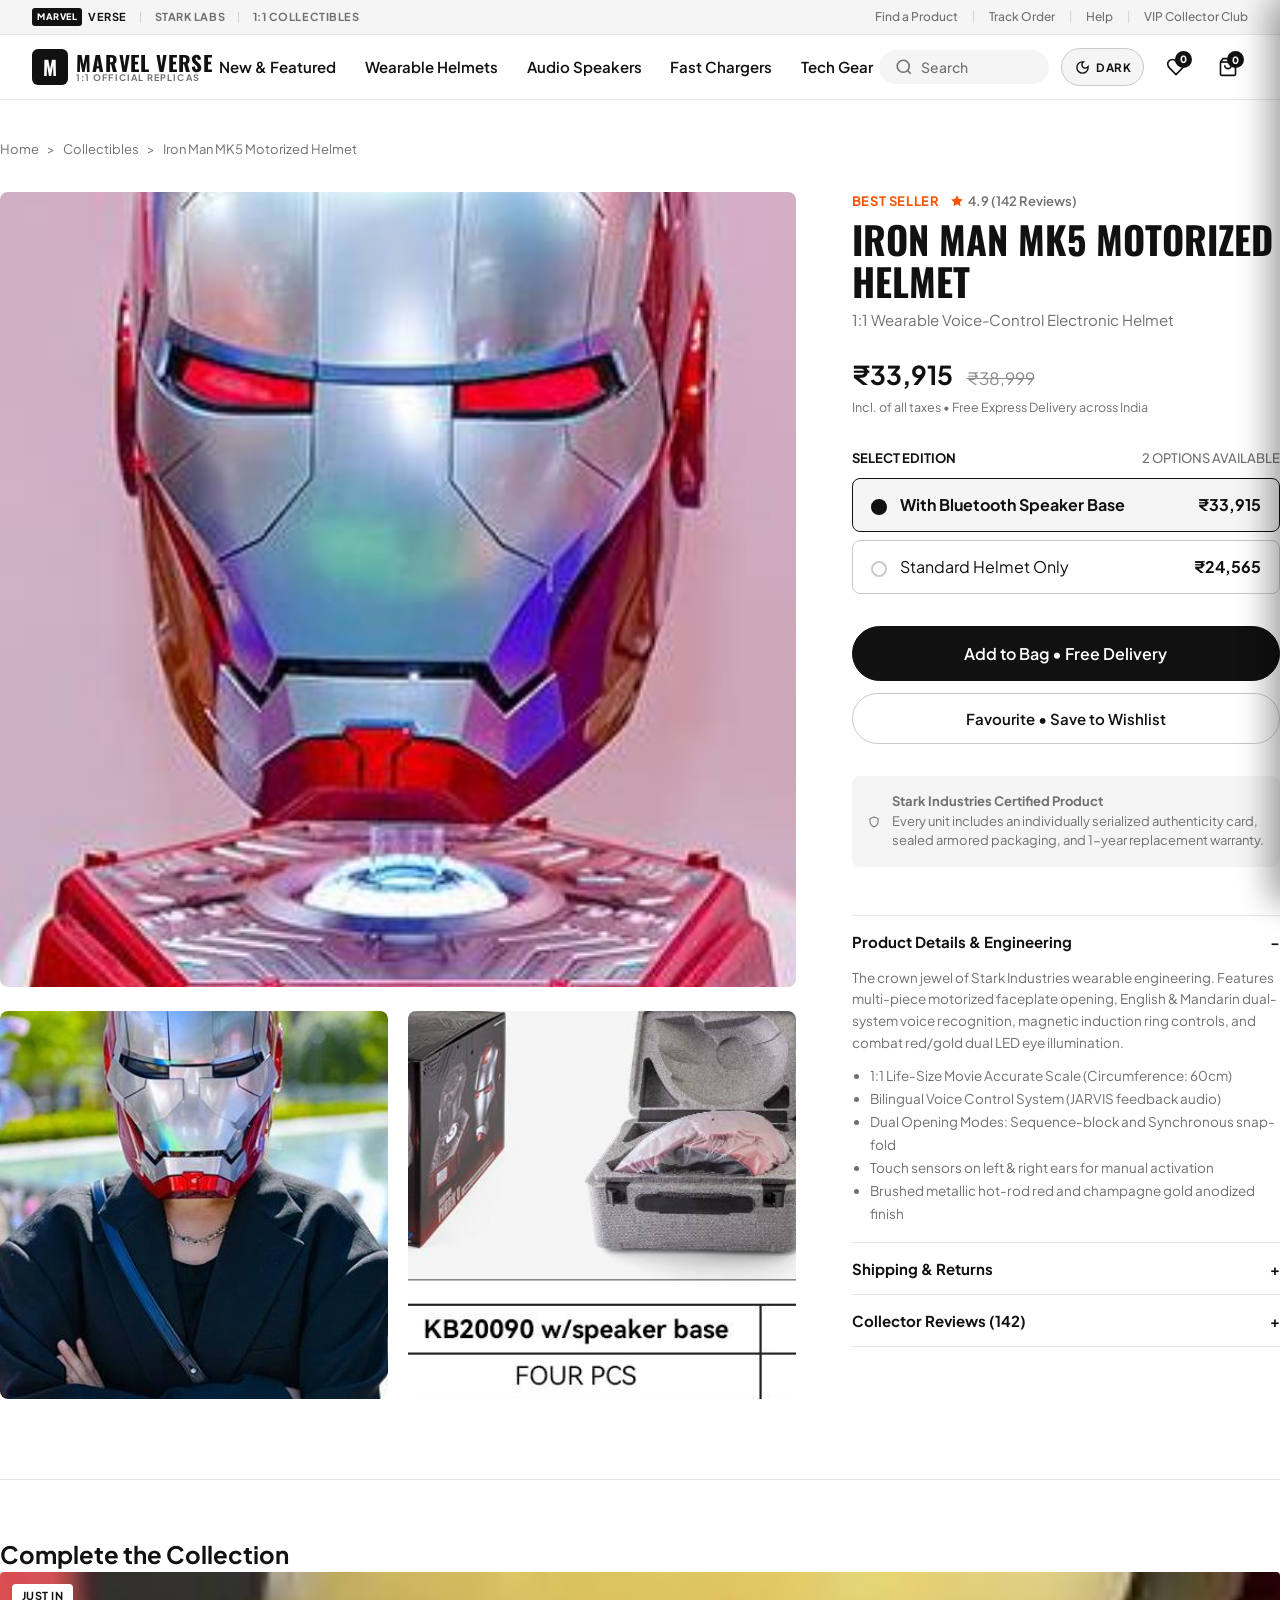
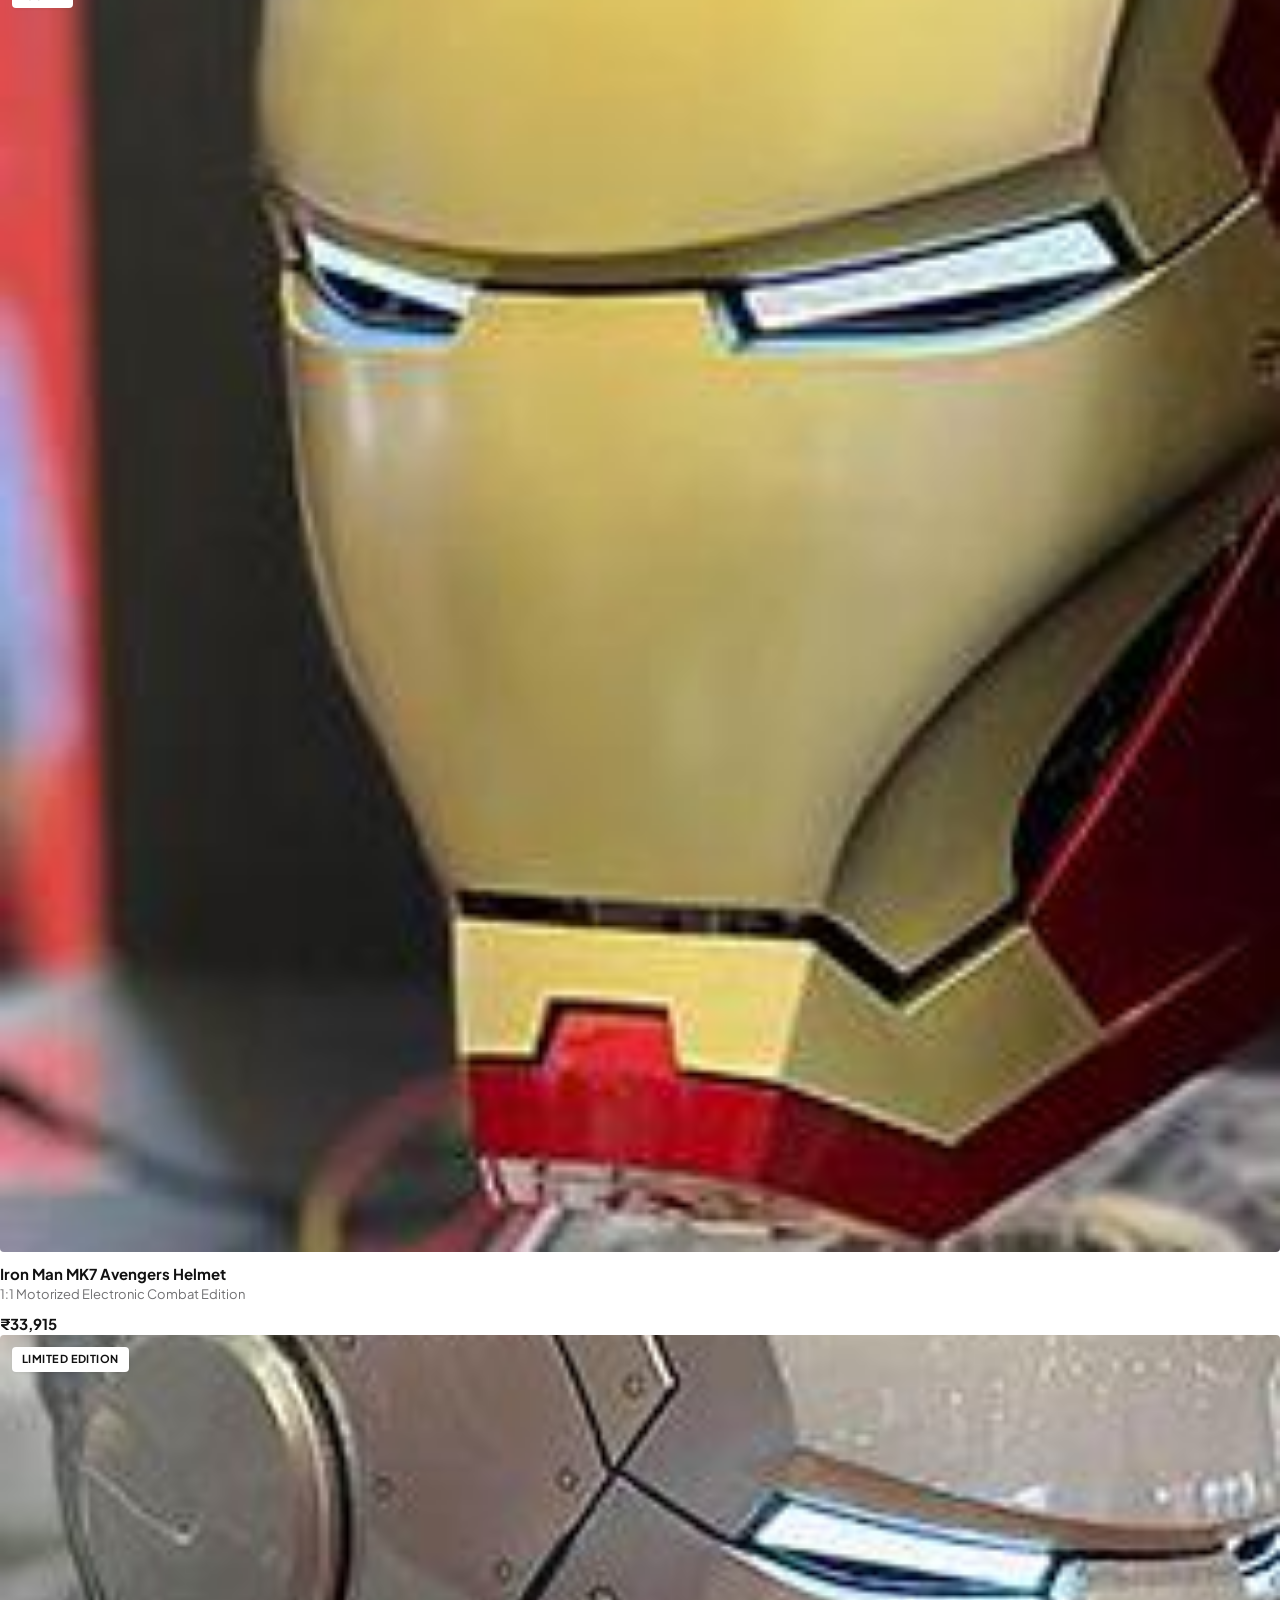
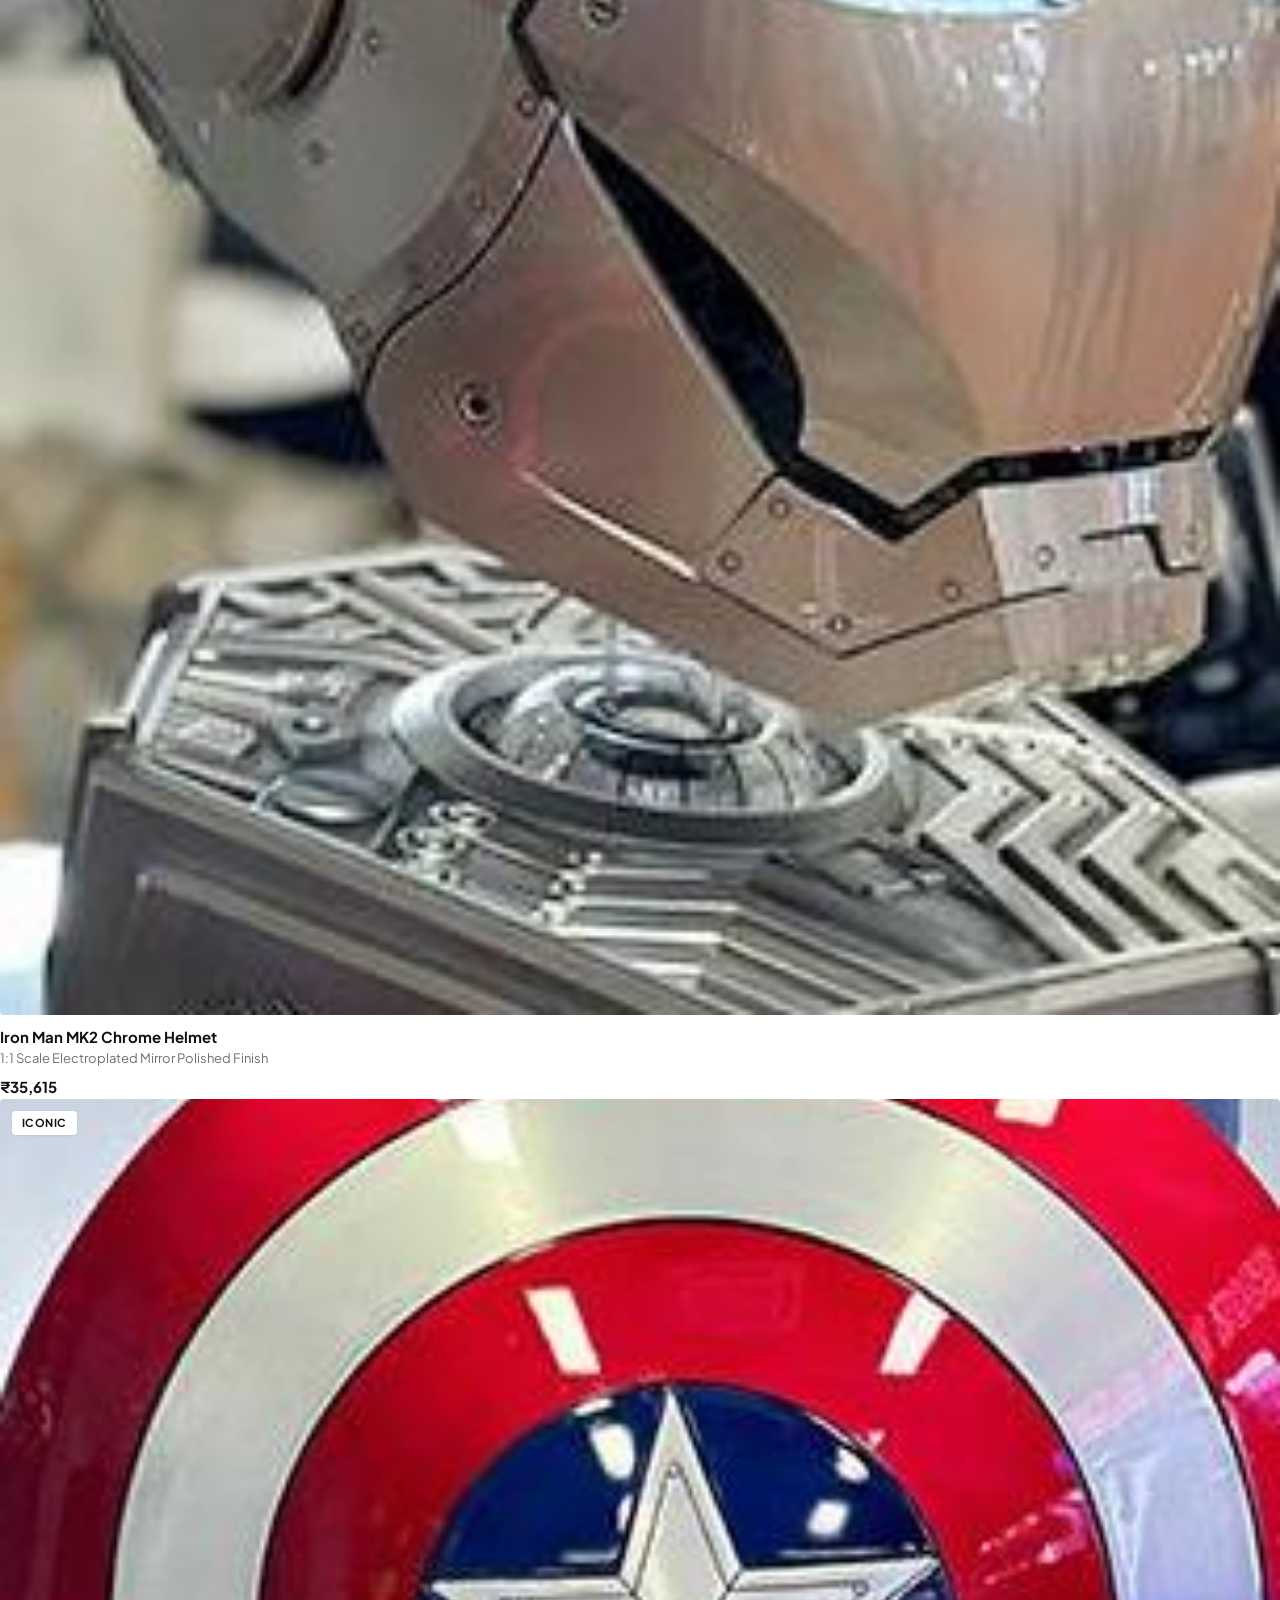
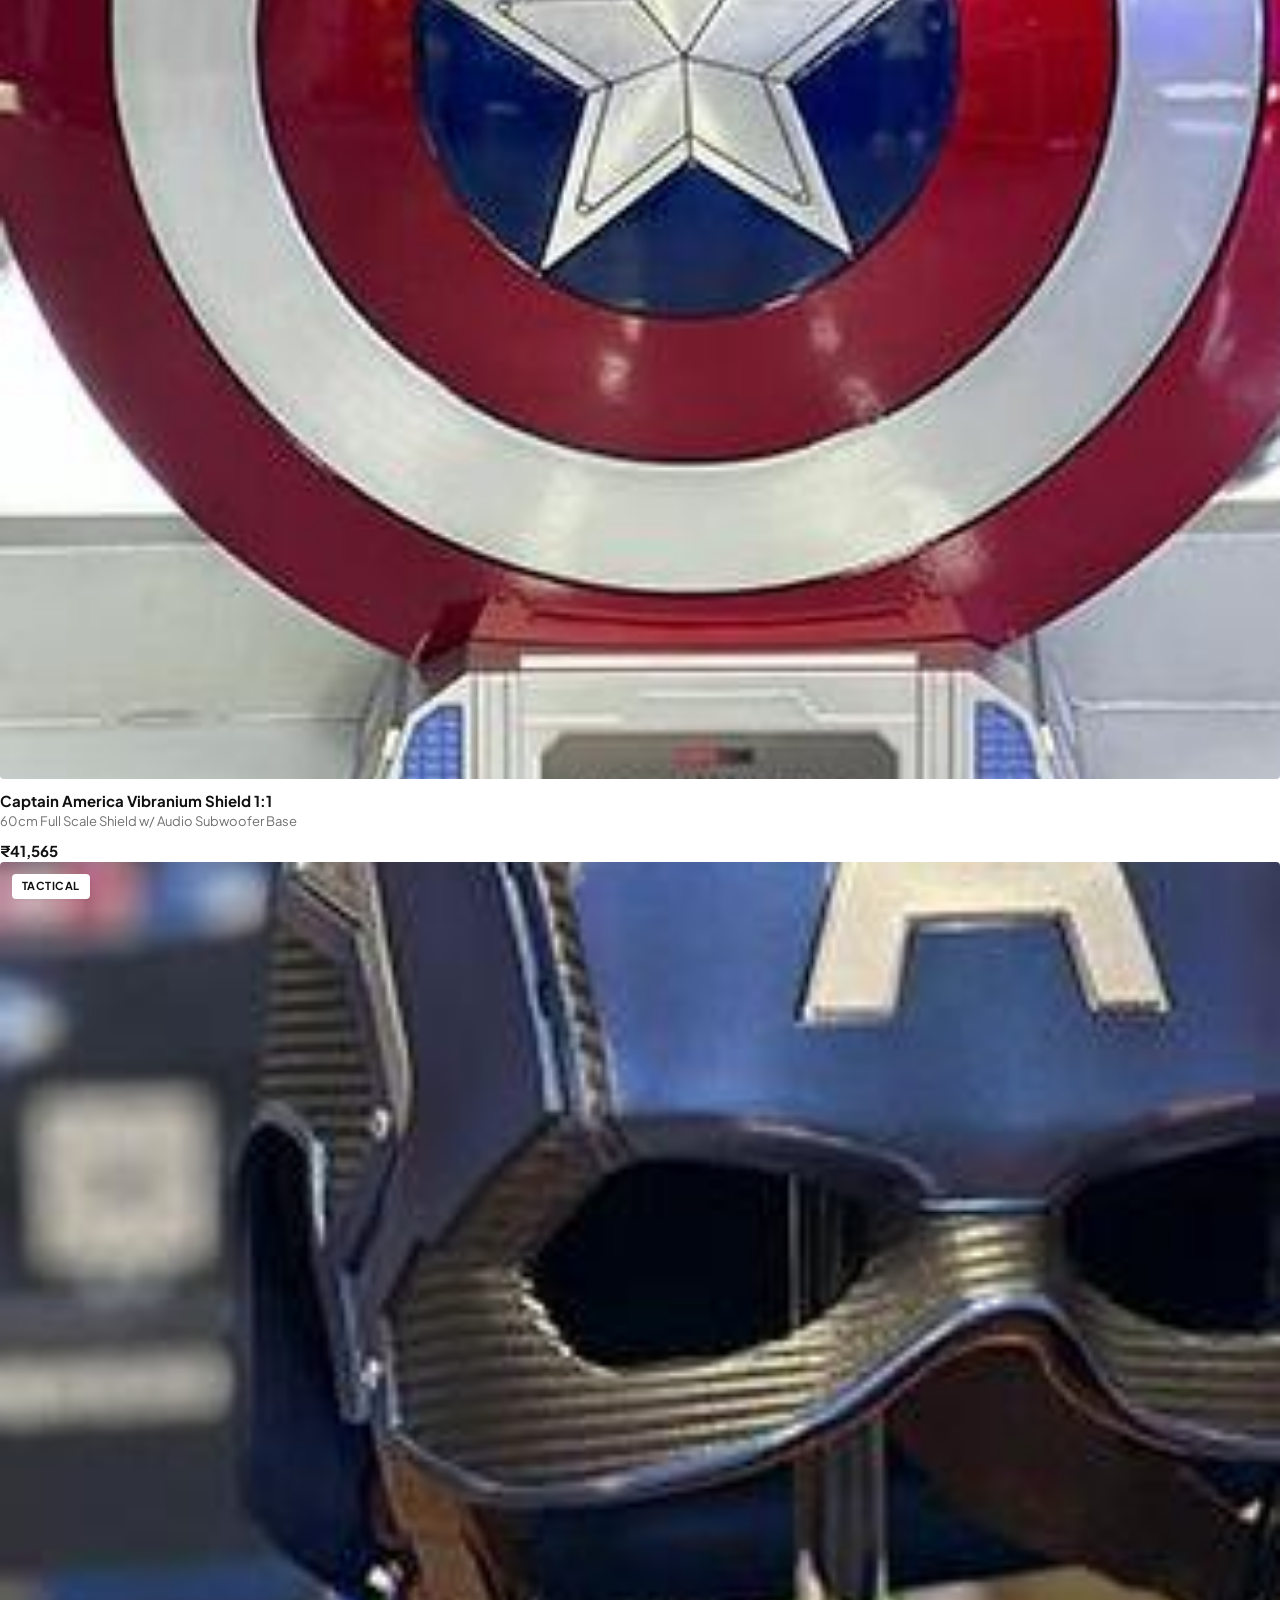
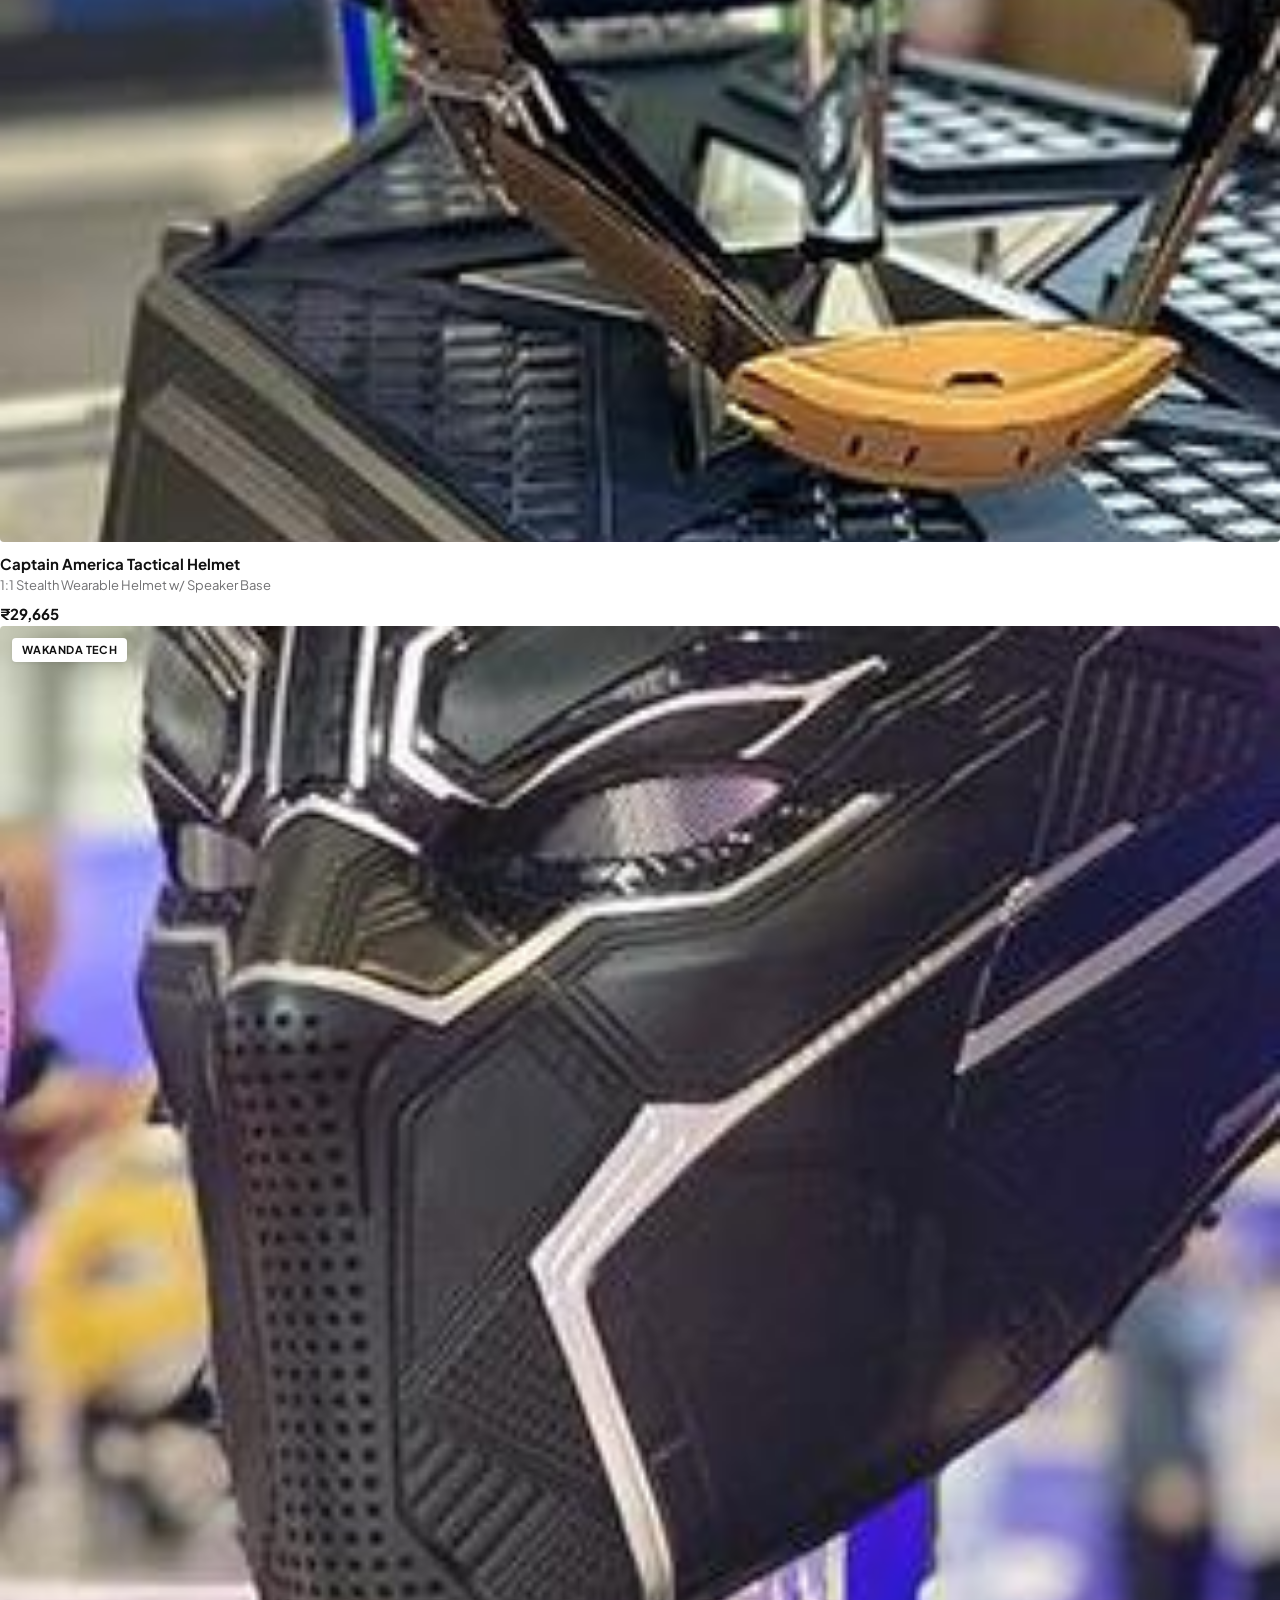
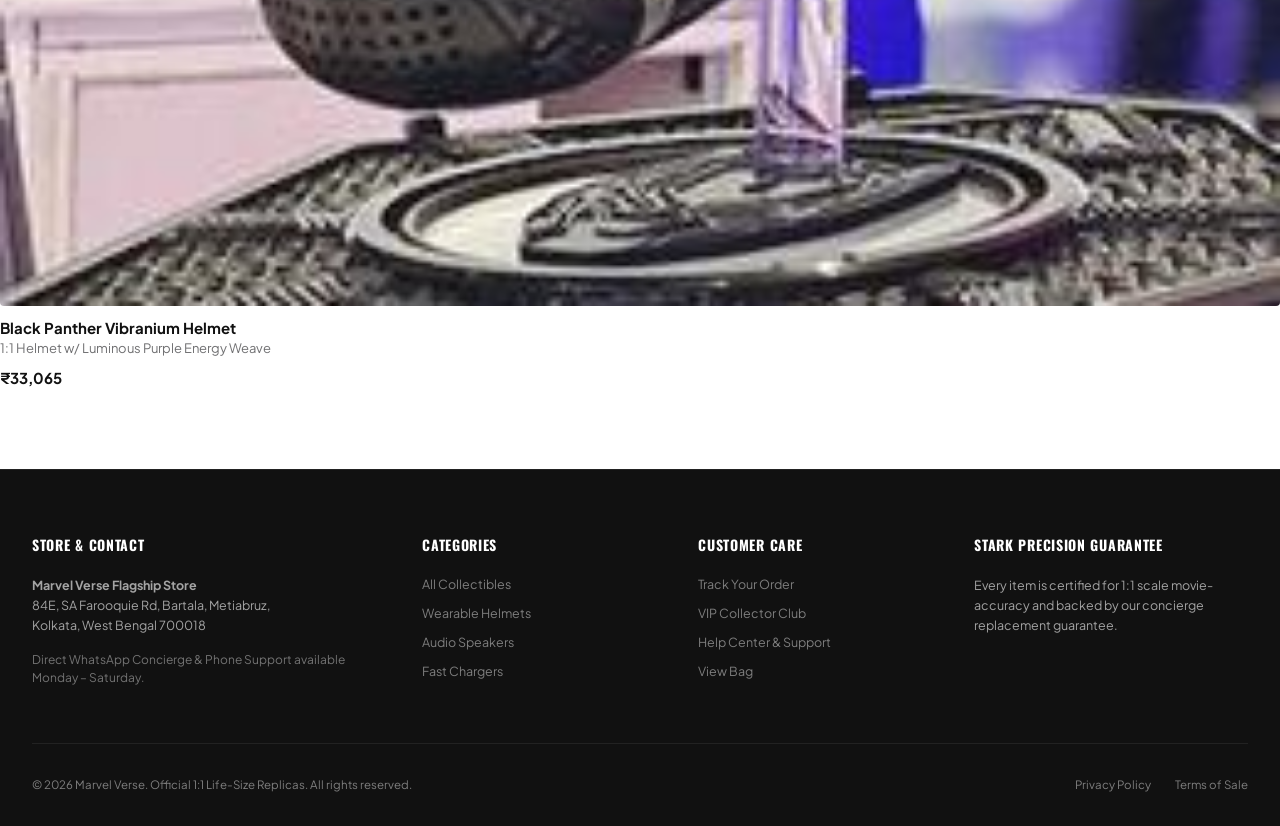
<file: product.html>
<!DOCTYPE html>
<html lang="en" data-theme="light">
<head>
  <meta charset="UTF-8" />
  <meta name="viewport" content="width=device-width, initial-scale=1.0, maximum-scale=2.0" />
  <title>Marvel Verse &bull; Official Product Experience</title>
  <meta name="description" content="View full movie-accurate specifications, motorized features, and high-resolution photo galleries of official Marvel Verse 1:1 collectibles." />

  <!-- Favicon -->
  <link rel="icon" type="image/svg+xml" href="data:image/svg+xml,<svg xmlns='http://www.w3.org/2000/svg' viewBox='0 0 24 24' fill='%23111111'><rect width='24' height='24' rx='4' fill='%23111111'/><text x='12' y='16' font-size='12' font-weight='bold' fill='white' text-anchor='middle' font-family='sans-serif'>M</text></svg>" />

  <!-- Core Stylesheet -->
  <link rel="stylesheet" href="assets/css/marvel-core.css" />

  <!-- Core Logic Scripts -->
  <script src="assets/js/catalog-data.js"></script>

  <style>
    /* Nike PDP Layout Styles */
    .pdp-page-container {
      padding: 2.5rem 0 5rem 0;
    }

    .pdp-breadcrumbs {
      display: flex;
      align-items: center;
      gap: 8px;
      font-size: 13px;
      color: var(--text-secondary);
      margin-bottom: 2rem;
    }

    .pdp-breadcrumbs a:hover {
      color: var(--text-primary);
      text-decoration: underline;
    }

    .pdp-layout {
      display: grid;
      grid-template-columns: 1.3fr 0.7fr;
      gap: 3.5rem;
      align-items: start;
    }

    @media (max-width: 992px) {
      .pdp-layout {
        grid-template-columns: 1fr;
        gap: 2rem;
      }
    }

    /* Left Gallery: Vertical Staggered or Grid */
    .pdp-left-gallery {
      display: flex;
      flex-direction: column;
      gap: 1.5rem;
    }

    .pdp-main-photo-well {
      width: 100%;
      aspect-ratio: 1 / 1;
      background: var(--bg-card);
      border-radius: var(--radius-sm);
      overflow: hidden;
      position: relative;
    }

    .pdp-main-photo-well img {
      width: 100%;
      height: 100%;
      object-fit: cover;
      transition: transform 0.4s var(--ease-nike);
    }

    .pdp-main-photo-well:hover img {
      transform: scale(1.03);
    }

    .pdp-photo-grid {
      display: grid;
      grid-template-columns: repeat(2, 1fr);
      gap: 1.25rem;
    }

    .pdp-sub-photo-well {
      width: 100%;
      aspect-ratio: 1 / 1;
      background: var(--bg-card);
      border-radius: var(--radius-sm);
      overflow: hidden;
    }

    .pdp-sub-photo-well img {
      width: 100%;
      height: 100%;
      object-fit: cover;
    }

    /* Right Sticky Info Panel */
    .pdp-right-info {
      position: sticky;
      top: 88px;
      display: flex;
      flex-direction: column;
    }

    .pdp-tag-row {
      display: flex;
      align-items: center;
      gap: 10px;
      margin-bottom: 8px;
    }

    .pdp-kicker-tag {
      font-size: 13px;
      font-weight: 700;
      color: var(--accent-orange);
      text-transform: uppercase;
      letter-spacing: 0.05em;
    }

    .pdp-rating-summary {
      font-size: 13px;
      font-weight: 600;
      color: var(--text-secondary);
      display: flex;
      align-items: center;
      gap: 4px;
    }

    .pdp-item-headline {
      font-family: var(--font-headline);
      font-size: clamp(28px, 3.5vw, 38px);
      font-weight: 700;
      text-transform: uppercase;
      color: var(--text-primary);
      line-height: 1.1;
      margin-bottom: 6px;
    }

    .pdp-item-subline {
      font-size: 15px;
      color: var(--text-secondary);
      margin-bottom: 1.5rem;
    }

    .pdp-price-panel {
      display: flex;
      align-items: baseline;
      gap: 14px;
      margin-bottom: 4px;
    }

    .pdp-current-price {
      font-size: 26px;
      font-weight: 700;
      color: var(--text-primary);
    }

    .pdp-original-mrp {
      font-size: 17px;
      color: var(--text-tertiary);
      text-decoration: line-through;
    }

    .pdp-tax-caption {
      font-size: 12.5px;
      color: var(--text-secondary);
      margin-bottom: 2rem;
    }

    /* Variations / Edition Selector */
    .pdp-variant-selector-title {
      font-size: 13px;
      font-weight: 700;
      text-transform: uppercase;
      color: var(--text-primary);
      margin-bottom: 10px;
      display: flex;
      justify-content: space-between;
    }

    .pdp-variant-options {
      display: flex;
      flex-direction: column;
      gap: 8px;
      margin-bottom: 2rem;
    }

    .pdp-variant-option-card {
      display: flex;
      justify-content: space-between;
      align-items: center;
      padding: 14px 18px;
      border: 1.5px solid var(--border-medium);
      border-radius: var(--radius-sm);
      cursor: pointer;
      background: var(--bg-primary);
      transition: all var(--transition-fast);
    }

    .pdp-variant-option-card:hover {
      border-color: var(--text-primary);
    }

    .pdp-variant-option-card.active {
      border-color: var(--text-primary);
      background: var(--bg-secondary);
      font-weight: 700;
    }

    .pdp-variant-option-card.active .variant-radio-dot {
      border-color: var(--text-primary);
      background: var(--text-primary);
    }

    .variant-radio-dot {
      width: 16px;
      height: 16px;
      border-radius: var(--radius-pill);
      border: 2px solid var(--border-medium);
      margin-right: 10px;
      display: inline-block;
      vertical-align: middle;
    }

    /* Action Buttons */
    .pdp-cta-stack {
      display: flex;
      flex-direction: column;
      gap: 12px;
      margin-bottom: 2rem;
    }

    .pdp-guarantee-box {
      background: var(--bg-secondary);
      padding: 16px;
      border-radius: var(--radius-sm);
      font-size: 13px;
      color: var(--text-secondary);
      line-height: 1.5;
      display: flex;
      align-items: center;
      gap: 12px;
      margin-bottom: 2rem;
    }

    /* Recommendations Carousel */
    .pdp-recommendations-section {
      margin-top: 5rem;
      border-top: 1px solid var(--border-subtle);
      padding-top: 3.5rem;
    }

    @media (max-width: 768px) {
      .mobile-bottom-bar {
        display: none !important;
      }
      .pdp-mobile-sticky-bar {
        display: flex !important;
        position: fixed !important;
        bottom: 0 !important;
        left: 0 !important;
        right: 0 !important;
        background: var(--bg-primary) !important;
        border-top: 1px solid var(--border-subtle) !important;
        padding: 12px 1.25rem calc(12px + env(safe-area-inset-bottom, 0px)) 1.25rem !important;
        z-index: 999 !important;
        box-shadow: 0 -4px 20px rgba(0, 0, 0, 0.12) !important;
      }
      body {
        padding-bottom: calc(85px + env(safe-area-inset-bottom, 0px)) !important;
      }
      .pdp-photo-grid {
        grid-template-columns: 1fr 1fr;
        gap: 10px;
      }
    }
  </style>
</head>
<body>

  <!-- 1. Top Subnav -->
  <div class="top-subnav">
    <div class="top-subnav-inner">
      <div class="subnav-brands">
        <span class="subnav-brand-item">
          <span class="subnav-brand-badge">MARVEL</span> VERSE
        </span>
        <span class="subnav-divider">|</span>
        <span>STARK LABS</span>
        <span class="subnav-divider">|</span>
        <span>1:1 COLLECTIBLES</span>
      </div>
      <ul class="subnav-links">
        <li><a href="categories.html">Find a Product</a></li>
        <li class="subnav-divider">|</li>
        <li><a href="tracking.html">Track Order</a></li>
        <li class="subnav-divider">|</li>
        <li><a href="help.html">Help</a></li>
        <li class="subnav-divider">|</li>
        <li><a href="profile.html">VIP Collector Club</a></li>
      </ul>
    </div>
  </div>

  <!-- 2. Sticky Header -->
  <header class="main-header">
    <div class="container">
      <nav class="main-nav" aria-label="Main Navigation">
        <a href="index.html" class="brand-logo" aria-label="Marvel Verse Home">
          <div class="brand-icon-box">M</div>
          <div class="brand-title-wrap">
            <span class="brand-title-text">MARVEL VERSE</span>
            <span class="brand-sub-text">1:1 Official Replicas</span>
          </div>
        </a>

        <ul class="nav-menu-list">
          <li class="nav-item-dropdown">
            <a href="categories.html" class="nav-link-btn">New & Featured</a>
          </li>
          <li class="nav-item-dropdown">
            <a href="categories.html?cat=helmets" class="nav-link-btn">Wearable Helmets</a>
          </li>
          <li class="nav-item-dropdown">
            <a href="categories.html?cat=speakers" class="nav-link-btn">Audio Speakers</a>
          </li>
          <li class="nav-item-dropdown">
            <a href="categories.html?cat=chargers" class="nav-link-btn">Fast Chargers</a>
          </li>
          <li class="nav-item-dropdown">
            <a href="categories.html?cat=tech" class="nav-link-btn">Tech Gear</a>
          </li>
        </ul>

        <div class="nav-actions">
          <button type="button" class="search-pill-btn" onclick="openSearchOverlay()" aria-label="Search">
            <svg width="18" height="18" fill="none" stroke="currentColor" stroke-width="2.2" viewBox="0 0 24 24">
              <circle cx="11" cy="11" r="8"/><path d="m21 21-4.3-4.3"/>
            </svg>
            <span>Search</span>
          </button>

          <button type="button" class="theme-toggle-header-btn" id="themeToggleBtn" onclick="toggleTheme()" aria-label="Toggle Light / Dark mode" title="Switch Theme">
            <span class="theme-btn-icon" id="themeBtnIcon"></span>
            <span class="theme-btn-text" id="themeBtnText">Mode</span>
          </button>

          <a href="profile.html" class="nav-icon-btn desktop-only-action" aria-label="Favourites">
            <svg width="20" height="20" fill="none" stroke="currentColor" stroke-width="2" viewBox="0 0 24 24">
              <path d="M19 14c1.49-1.46 3-3.21 3-5.5A5.5 5.5 0 0 0 16.5 3c-1.76 0-3 .5-4.5 2-1.5-1.5-2.74-2-4.5-2A5.5 5.5 0 0 0 2 8.5c0 2.3 1.5 4.05 3 5.5l7 7Z"/>
            </svg>
            <span class="cart-count-badge wishlist-count-badge" id="nav-wishlist-badge">0</span>
          </a>

          <button type="button" class="nav-icon-btn" onclick="openBagDrawer()" aria-label="Shopping Bag">
            <svg width="20" height="20" fill="none" stroke="currentColor" stroke-width="2" viewBox="0 0 24 24">
              <path d="M6 2 3 6v14a2 2 0 0 0 2 2h14a2 2 0 0 0 2-2V6l-3-4Z"/><path d="M3 6h18"/><path d="M16 10a4 4 0 0 1-8 0"/>
            </svg>
            <span class="cart-count-badge" id="nav-cart-badge">0</span>
          </button>

          <button type="button" class="mobile-menu-toggle" onclick="openMobileMenu()" aria-label="Open Navigation Menu">
            <svg width="22" height="22" fill="none" stroke="currentColor" stroke-width="2.2" viewBox="0 0 24 24">
              <path d="M4 6h16M4 12h16M4 18h16"/>
            </svg>
          </button>
        </div>
      </nav>
    </div>
  </header>

  <!-- Main PDP Container -->
  <main class="container pdp-page-container">
    <!-- Breadcrumbs -->
    <div class="pdp-breadcrumbs">
      <a href="index.html">Home</a> &gt;
      <a href="categories.html">Collectibles</a> &gt;
      <span id="breadcrumb-product-name">Product Detail</span>
    </div>

    <!-- 2-Column Product Layout -->
    <div class="pdp-layout" id="pdp-main-content">
      <!-- Injected by JS -->
    </div>

    <!-- Recommendations Carousel -->
    <section class="pdp-recommendations-section">
      <div class="section-header-row">
        <h2 class="section-title">Complete the Collection</h2>
      </div>
      <div class="snap-carousel-track" id="pdp-rec-track">
        <!-- Rendered by JS -->
      </div>
    </section>
  </main>

  <!-- Nike Footer -->
  <footer class="nike-footer">
    <div class="container">
      <div class="footer-top-grid">
        <div>
          <div class="footer-col-title">Store & Contact</div>
          <p style="color:#a3a3a3; line-height:1.6; margin-bottom:1rem;">
            <strong>Marvel Verse Flagship Store</strong><br>
            84E, SA Farooquie Rd, Bartala, Metiabruz,<br>
            Kolkata, West Bengal 700018
          </p>
          <p style="color:#737373; font-size:12px;">Direct WhatsApp Concierge & Phone Support available Monday – Saturday.</p>
        </div>
        <div>
          <div class="footer-col-title">Categories</div>
          <ul class="footer-col-links">
            <li><a href="categories.html">All Collectibles</a></li>
            <li><a href="categories.html?cat=helmets">Wearable Helmets</a></li>
            <li><a href="categories.html?cat=speakers">Audio Speakers</a></li>
            <li><a href="categories.html?cat=chargers">Fast Chargers</a></li>
          </ul>
        </div>
        <div>
          <div class="footer-col-title">Customer Care</div>
          <ul class="footer-col-links">
            <li><a href="tracking.html">Track Your Order</a></li>
            <li><a href="profile.html">VIP Collector Club</a></li>
            <li><a href="help.html">Help Center & Support</a></li>
            <li><a href="cart.html">View Bag</a></li>
          </ul>
        </div>
        <div>
          <div class="footer-col-title">Stark Precision Guarantee</div>
          <p style="color:#a3a3a3; line-height:1.6;">Every item is certified for 1:1 scale movie-accuracy and backed by our concierge replacement guarantee.</p>
        </div>
      </div>
      <div class="footer-bottom-bar">
        <div>&copy; 2026 Marvel Verse. Official 1:1 Life-Size Replicas. All rights reserved.</div>
        <ul class="footer-legal-links">
          <li><a href="help.html">Privacy Policy</a></li>
          <li><a href="help.html">Terms of Sale</a></li>
        </ul>
      </div>
    </div>
  </footer>

  <!-- Slide-Out Bag Drawer -->
  <div class="drawer-backdrop" id="drawer-backdrop" onclick="closeBagDrawer()"></div>
  <aside class="bag-drawer" id="nike-bag-drawer" aria-label="Shopping Bag Drawer">
    <div class="bag-drawer-header">
      <div class="bag-drawer-title-wrap">
        <svg width="22" height="22" fill="none" stroke="currentColor" stroke-width="2" viewBox="0 0 24 24"><path d="M6 2 3 6v14a2 2 0 0 0 2 2h14a2 2 0 0 0 2-2V6l-3-4Z"/><path d="M3 6h18"/><path d="M16 10a4 4 0 0 1-8 0"/></svg>
        <span class="bag-drawer-title">Shopping Bag</span>
      </div>
      <button type="button" class="bag-drawer-close" onclick="closeBagDrawer()" aria-label="Close Bag Drawer">&times;</button>
    </div>
    <div class="free-shipping-meter">
      <div class="shipping-meter-text" id="shipping-meter-status"></div>
      <div class="shipping-bar-bg"><div class="shipping-bar-fill" id="shipping-meter-bar"></div></div>
    </div>
    <div class="bag-drawer-items" id="bag-drawer-items-list"></div>
    <div class="bag-drawer-footer" id="bag-drawer-footer-actions">
      <div class="bag-subtotal-row">
        <span>Subtotal</span>
        <span id="bag-drawer-subtotal">₹0</span>
      </div>
      <div class="bag-drawer-btns">
        <a href="cart.html" class="btn-nike-outline" style="width:100%;">View Full Bag</a>
        <a href="cart.html" class="btn-nike-black" style="width:100%;">Checkout Now</a>
      </div>
    </div>
  </aside>

  <!-- Search Overlay -->
  <div class="nike-search-overlay" id="nike-search-overlay">
    <div class="nike-search-bar-wrap">
      <div class="search-bar-inner">
        <a href="index.html" class="brand-logo" style="margin-right:1rem;">
          <div class="brand-icon-box" style="width:30px; height:30px; font-size:16px;">M</div>
        </a>
        <div class="search-input-box">
          <svg width="20" height="20" fill="none" stroke="currentColor" stroke-width="2" viewBox="0 0 24 24"><circle cx="11" cy="11" r="8"/><path d="m21 21-4.3-4.3"/></svg>
          <input type="text" id="overlay-search-input" placeholder="Search Marvel Verse products..." autocomplete="off" oninput="handleSearchInput(this.value)" />
        </div>
        <button type="button" class="search-cancel-btn" onclick="closeSearchOverlay()">Cancel</button>
      </div>
    </div>
    <div class="search-overlay-content">
      <div class="search-results-grid" id="overlay-search-results"></div>
    </div>
  </div>

  <!-- Sticky Mobile Add to Bag Bar -->
  <div class="pdp-mobile-sticky-bar" id="pdp-mobile-sticky-bar">
    <div class="pdp-sticky-info">
      <span class="pdp-sticky-title" id="pdp-sticky-name">Loading...</span>
      <span class="pdp-sticky-price" id="pdp-sticky-price">₹0</span>
    </div>
    <button type="button" class="pdp-sticky-btn" onclick="addCurrentProductToBag()">
      Add to Bag
    </button>
  </div>

  <!-- Mobile Navigation Drawer -->
  <div class="mobile-nav-backdrop" id="mobile-nav-backdrop" onclick="closeMobileMenu()"></div>
  <aside class="mobile-nav-drawer" id="mobile-nav-drawer" aria-label="Mobile Navigation Drawer">
    <div class="mobile-nav-header">
      <div class="mobile-nav-brand">
        <div class="brand-icon-box" style="width:30px;height:30px;font-size:16px;">M</div>
        <span>MARVEL VERSE</span>
      </div>
      <button type="button" class="mobile-nav-close" onclick="closeMobileMenu()" aria-label="Close Menu">
        <svg width="20" height="20" fill="none" stroke="currentColor" stroke-width="2.2" viewBox="0 0 24 24"><path d="M18 6 6 18M6 6l12 12"/></svg>
      </button>
    </div>
    <div class="mobile-nav-body">
      <div>
        <div class="mobile-nav-section-title">Shop Collection</div>
        <div class="mobile-nav-links">
          <a href="categories.html" class="mobile-nav-link-item">
            <span>Shop All Gear</span>
            <svg width="18" height="18" fill="none" stroke="currentColor" stroke-width="2" viewBox="0 0 24 24"><path d="m9 18 6-6-6-6"/></svg>
          </a>
          <a href="categories.html?cat=helmets" class="mobile-nav-sublink-item">
            <span>🪖 1:1 Wearable Helmets</span>
          </a>
          <a href="categories.html?cat=speakers" class="mobile-nav-sublink-item">
            <span>🔊 Audio Speakers & Replicas</span>
          </a>
          <a href="categories.html?cat=chargers" class="mobile-nav-sublink-item">
            <span>⚡ Fast Chargers & Power</span>
          </a>
          <a href="categories.html?cat=tech" class="mobile-nav-sublink-item">
            <span>🛡️ Tech Collectibles</span>
          </a>
          <a href="index.html#customizer3d" class="mobile-nav-sublink-item">
            <span>🌀 3D Armor Customizer</span>
          </a>
        </div>
      </div>

      <div>
        <div class="mobile-nav-section-title">Hero Vaults</div>
        <div class="mobile-nav-links">
          <a href="categories.html?hero=iron-man" class="mobile-nav-sublink-item">🔴 Iron Man Vault</a>
          <a href="categories.html?hero=captain-america" class="mobile-nav-sublink-item">🔵 Captain America Shield & Gear</a>
          <a href="categories.html?hero=thor" class="mobile-nav-sublink-item">⚡ Thor Asgardian Tech</a>
          <a href="categories.html?hero=wakanda" class="mobile-nav-sublink-item">🐾 Wakanda Vibranium</a>
        </div>
      </div>

      <div>
        <div class="mobile-nav-section-title">Collector Care & Services</div>
        <div class="mobile-nav-links">
          <a href="tracking.html" class="mobile-nav-sublink-item">📦 Track Order Status</a>
          <a href="profile.html" class="mobile-nav-sublink-item">👑 VIP Collector Club</a>
          <a href="help.html" class="mobile-nav-sublink-item">❓ Help & Store Locator</a>
        </div>
      </div>
    </div>
    <div class="mobile-nav-footer">
      <div class="mobile-theme-row">
        <span>Display Mode</span>
        <button type="button" class="btn-nike-outline" onclick="toggleTheme()" style="padding:6px 14px; font-size:12px;">Toggle Theme</button>
      </div>
      <a href="categories.html" class="btn-nike-black" style="width:100%; text-align:center; padding:12px;" onclick="closeMobileMenu()">
        Explore All Drops
      </a>
    </div>
  </aside>

  <!-- Mobile Bottom Nav -->
  <nav class="mobile-bottom-bar" id="mobile-bottom-nav">
    <a href="index.html" class="mobile-bar-item">
      <svg width="20" height="20" fill="none" stroke="currentColor" stroke-width="2" viewBox="0 0 24 24"><path d="m3 9 9-7 9 7v11a2 2 0 0 1-2 2H5a2 2 0 0 1-2-2z"/></svg>
      <span>Home</span>
    </a>
    <a href="categories.html" class="mobile-bar-item">
      <svg width="20" height="20" fill="none" stroke="currentColor" stroke-width="2" viewBox="0 0 24 24"><rect width="7" height="7" x="3" y="3" rx="1"/><rect width="7" height="7" x="14" y="3" rx="1"/><rect width="7" height="7" x="14" y="14" rx="1"/><rect width="7" height="7" x="3" y="14" rx="1"/></svg>
      <span>Shop</span>
    </a>
    <button type="button" class="mobile-bar-item" onclick="openSearchOverlay()">
      <svg width="20" height="20" fill="none" stroke="currentColor" stroke-width="2" viewBox="0 0 24 24"><circle cx="11" cy="11" r="8"/><path d="m21 21-4.3-4.3"/></svg>
      <span>Search</span>
    </button>
    <button type="button" class="mobile-bar-item" onclick="openBagDrawer()">
      <svg width="20" height="20" fill="none" stroke="currentColor" stroke-width="2" viewBox="0 0 24 24"><path d="M6 2 3 6v14a2 2 0 0 0 2 2h14a2 2 0 0 0 2-2V6l-3-4Z"/><path d="M3 6h18"/><path d="M16 10a4 4 0 0 1-8 0"/></svg>
      <span class="mobile-bar-badge mobile-cart-badge" id="mobile-bottom-cart-badge">0</span>
      <span>Bag</span>
    </button>
    <button type="button" class="mobile-bar-item" onclick="openMobileMenu()">
      <svg width="20" height="20" fill="none" stroke="currentColor" stroke-width="2" viewBox="0 0 24 24"><path d="M4 6h16M4 12h16M4 18h16"/></svg>
      <span>Menu</span>
    </button>
  </nav>

  <!-- PDP Logic -->
  <script>
    let activeProduct = null;
    let activeVariant = null;

    function initPDP() {
      const urlParams = new URLSearchParams(window.location.search);
      const paramId = urlParams.get("id");
      let productId = Number(paramId);
      if ((isNaN(productId) || !productId) && paramId) {
        const found = CATALOG_ITEMS.find(p => String(p.id) === paramId || p.hero === paramId || p.name.toLowerCase().includes(paramId.replace(/-/g, " ").toLowerCase()));
        if (found) productId = found.id;
      }
      if (!productId || isNaN(productId)) productId = 20;

      activeProduct = CATALOG_ITEMS.find(p => p.id === productId) || CATALOG_ITEMS[0];
      activeVariant = activeProduct.variations[0];

      document.title = `${activeProduct.name} — Marvel Verse Official`;
      const bcName = document.getElementById("breadcrumb-product-name");
      if (bcName) bcName.textContent = activeProduct.name;

      renderPDP();
      renderRecommendations();
    }

    function renderPDP() {
      const layout = document.getElementById("pdp-main-content");
      if (!layout || !activeProduct) return;

      const p = activeProduct;
      const otherImages = p.allImages.slice(1);

      layout.innerHTML = `
        <!-- Left: Photo Gallery -->
        <div class="pdp-left-gallery">
          <div class="pdp-main-photo-well">
            <img id="pdp-hero-img" src="${p.primaryImg}" alt="${escapeHtml(p.name)}" />
          </div>
          <div class="pdp-photo-grid">
            ${otherImages.map(img => `
              <div class="pdp-sub-photo-well" onclick="document.getElementById('pdp-hero-img').src='${img}'" style="cursor:pointer;">
                <img src="${img}" alt="${escapeHtml(p.name)}" />
              </div>
            `).join('')}
          </div>
        </div>

        <!-- Right: Sticky Info Panel -->
        <div class="pdp-right-info">
          <div class="pdp-tag-row">
            <span class="pdp-kicker-tag">${escapeHtml(p.badge)}</span>
            <span class="pdp-rating-summary">
              <svg width="14" height="14" fill="#fa5400" viewBox="0 0 24 24"><polygon points="12 2 15.09 8.26 22 9.27 17 14.14 18.18 21.02 12 17.77 5.82 21.02 7 14.14 2 9.27 8.91 8.26 12 2"/></svg>
              ${p.rating} (${p.reviewsCount} Reviews)
            </span>
          </div>

          <h1 class="pdp-item-headline">${escapeHtml(p.name)}</h1>
          <div class="pdp-item-subline">${escapeHtml(p.subtitle)}</div>

          <div class="pdp-price-panel">
            <span class="pdp-current-price" id="pdp-price-val">${formatINR(activeVariant ? activeVariant.price : p.price)}</span>
            <span class="pdp-original-mrp">${formatINR(p.mrp)}</span>
          </div>
          <div class="pdp-tax-caption">Incl. of all taxes &bull; Free Express Delivery across India</div>

          <!-- Variation Selection -->
          <div class="pdp-variant-selector-title">
            <span>Select Edition</span>
            <span style="font-weight:500; color:var(--text-secondary);">${p.variations.length} Options Available</span>
          </div>

          <div class="pdp-variant-options">
            ${p.variations.map((v, i) => `
              <div class="pdp-variant-option-card ${i === 0 ? 'active' : ''}" onclick="selectPDPVariant('${escapeHtml(v.name)}', ${v.price}, this)">
                <div>
                  <span class="variant-radio-dot"></span>
                  <span>${escapeHtml(v.name)}</span>
                </div>
                <div style="font-weight:700;">${formatINR(v.price)}</div>
              </div>
            `).join('')}
          </div>

          <!-- CTAs -->
          <div class="pdp-cta-stack">
            <button type="button" class="btn-nike-black" style="width:100%; font-size:16px; padding:16px;" onclick="addCurrentProductToBag()">
              Add to Bag &bull; Free Delivery
            </button>
            <button type="button" class="btn-nike-outline" style="width:100%; font-size:15px; padding:15px;" onclick="toggleWishlist(${p.id})">
              Favourite &bull; Save to Wishlist
            </button>
          </div>

          <!-- Guarantee Badge -->
          <div class="pdp-guarantee-box">
            <svg width="24" height="24" fill="none" stroke="currentColor" stroke-width="2" viewBox="0 0 24 24"><path d="M12 22s8-4 8-10V5l-8-3-8 3v7c0 6 8 10 8 10z"/></svg>
            <div>
              <strong>Stark Industries Certified Product</strong><br>
              Every unit includes an individually serialized authenticity card, sealed armored packaging, and 1-year replacement warranty.
            </div>
          </div>

          <!-- Collapsible Accordions -->
          <div class="pdp-accordion-group">
            <div class="pdp-accordion-item active">
              <button type="button" class="pdp-accordion-trigger" onclick="togglePdpAccordion(this)">
                Product Details & Engineering
                <span>&minus;</span>
              </button>
              <div class="pdp-accordion-content" style="display:block;">
                <p>${escapeHtml(p.description)}</p>
                <ul style="margin-top:12px; padding-left:18px; line-height:1.7;">
                  ${p.specs.map(s => `<li>${escapeHtml(s)}</li>`).join('')}
                </ul>
              </div>
            </div>

            <div class="pdp-accordion-item">
              <button type="button" class="pdp-accordion-trigger" onclick="togglePdpAccordion(this)">
                Shipping & Returns
                <span>&#43;</span>
              </button>
              <div class="pdp-accordion-content">
                Dispatched within 24 hours via BlueDart Air Express. Free 14-day hassle-free returns on all unopened or defective collector items.
              </div>
            </div>

            <div class="pdp-accordion-item">
              <button type="button" class="pdp-accordion-trigger" onclick="togglePdpAccordion(this)">
                Collector Reviews (${p.reviewsCount})
                <span>&#43;</span>
              </button>
              <div class="pdp-accordion-content">
                <div style="font-weight:700; margin-bottom:6px;">Rated ${p.rating} / 5.0 by verified collectors.</div>
                <p>"The motorized opening on this helmet is absolutely mind-blowing. The sound FX and metallic finish feel like it came straight from Tony Stark's lab." &bull; <em>Vikram R., Bangalore</em></p>
              </div>
            </div>
          </div>
        </div>
      `;

      // Update sticky mobile bar values
      const stickyName = document.getElementById("pdp-sticky-name");
      const stickyPrice = document.getElementById("pdp-sticky-price");
      if (stickyName) stickyName.textContent = p.name;
      if (stickyPrice) stickyPrice.textContent = formatINR(activeVariant ? activeVariant.price : p.price);
    }

    function selectPDPVariant(name, price, card) {
      activeVariant = { name, price };
      const priceVal = document.getElementById("pdp-price-val");
      if (priceVal) priceVal.textContent = formatINR(price);
      const stickyPrice = document.getElementById("pdp-sticky-price");
      if (stickyPrice) stickyPrice.textContent = formatINR(price);
      document.querySelectorAll(".pdp-variant-option-card").forEach(c => c.classList.remove("active"));
      if (card) card.classList.add("active");
    }

    function addCurrentProductToBag() {
      if (!activeProduct) return;
      const variantName = activeVariant ? activeVariant.name : activeProduct.variations[0].name;
      addToCart(activeProduct.id, variantName);
    }

    function renderRecommendations() {
      const track = document.getElementById("pdp-rec-track");
      if (!track || !activeProduct) return;

      const recs = CATALOG_ITEMS.filter(p => p.id !== activeProduct.id).slice(0, 5);
      track.innerHTML = recs.map(p => `
        <div class="snap-carousel-item">
          <div class="product-card" onclick="window.location.href='product.html?id=${p.id}'">
            <div class="product-image-well">
              <span class="product-badge-tag">${escapeHtml(p.badge)}</span>
              <img class="product-image-primary" src="${p.primaryImg}" alt="${escapeHtml(p.name)}" />
              <img class="product-image-secondary" src="${p.secondaryImg}" alt="${escapeHtml(p.name)}" />
            </div>
            <div class="product-meta-details">
              <div class="product-card-title">${escapeHtml(p.name)}</div>
              <div class="product-card-subtitle">${escapeHtml(p.subtitle)}</div>
              <div class="product-card-price-row">
                <span class="product-card-price">${formatINR(p.price)}</span>
              </div>
            </div>
          </div>
        </div>
      `).join("");
    }

    document.addEventListener("DOMContentLoaded", initPDP);
  </script>
</body>
</html>
</file>
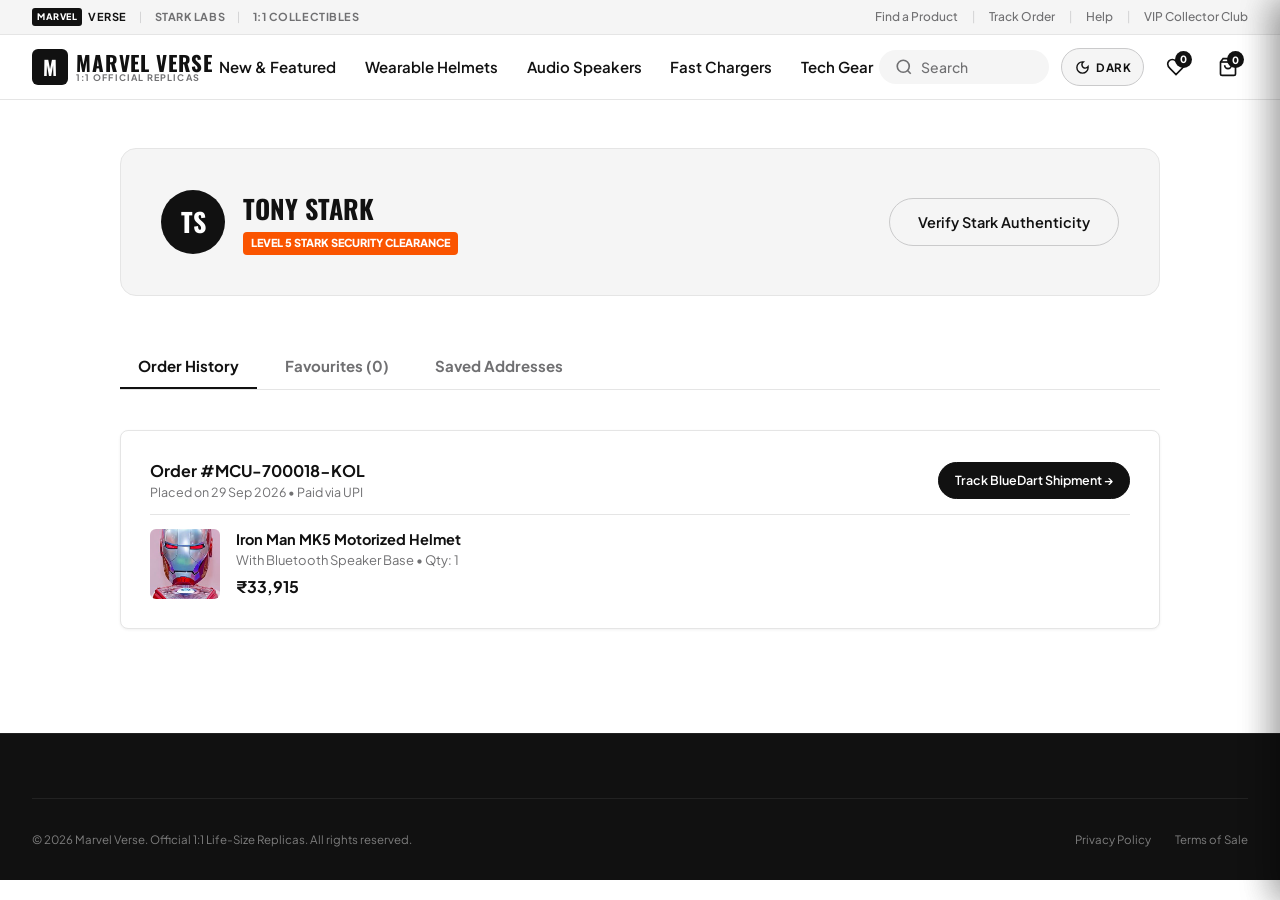
<file: profile.html>
<!DOCTYPE html>
<html lang="en" data-theme="light">
<head>
  <meta charset="UTF-8" />
  <meta name="viewport" content="width=device-width, initial-scale=1.0, maximum-scale=2.0" />
  <title>VIP Collector Profile &bull; Marvel Verse</title>
  <meta name="description" content="View your VIP collector clearance level, order history, saved favourites, and Stark Industries certificates of authenticity." />

  <!-- Favicon -->
  <link rel="icon" type="image/svg+xml" href="data:image/svg+xml,<svg xmlns='http://www.w3.org/2000/svg' viewBox='0 0 24 24' fill='%23111111'><rect width='24' height='24' rx='4' fill='%23111111'/><text x='12' y='16' font-size='12' font-weight='bold' fill='white' text-anchor='middle' font-family='sans-serif'>M</text></svg>" />

  <!-- Core Stylesheet -->
  <link rel="stylesheet" href="assets/css/marvel-core.css" />

  <!-- Logic Scripts -->
  <script src="assets/js/catalog-data.js"></script>

  <style>
    .profile-page-wrap {
      padding: 3rem 0 5rem 0;
      max-width: 1040px;
      margin: 0 auto;
    }

    /* Member Header Banner */
    .member-badge-card {
      background: var(--bg-card);
      border: 1px solid var(--border-subtle);
      border-radius: var(--radius-md);
      padding: 2.5rem;
      margin-bottom: 3rem;
      display: flex;
      align-items: center;
      justify-content: space-between;
      flex-wrap: wrap;
      gap: 1.5rem;
    }

    .member-user-info {
      display: flex;
      align-items: center;
      gap: 18px;
    }

    .member-avatar-circle {
      width: 64px;
      height: 64px;
      border-radius: var(--radius-pill);
      background: var(--text-primary);
      color: var(--bg-primary);
      display: flex;
      align-items: center;
      justify-content: center;
      font-family: var(--font-headline);
      font-size: 26px;
      font-weight: 700;
    }

    .member-name {
      font-family: var(--font-headline);
      font-size: 26px;
      font-weight: 700;
      text-transform: uppercase;
      color: var(--text-primary);
    }

    .member-status-pill {
      display: inline-block;
      background: var(--accent-orange);
      color: #ffffff;
      font-size: 11px;
      font-weight: 800;
      text-transform: uppercase;
      padding: 3px 8px;
      border-radius: 4px;
      margin-top: 4px;
    }

    /* Profile Tabs / Sections */
    .profile-tabs-nav {
      display: flex;
      gap: 10px;
      border-bottom: 1px solid var(--border-subtle);
      margin-bottom: 2.5rem;
      overflow-x: auto;
      white-space: nowrap;
      scrollbar-width: none;
      -webkit-overflow-scrolling: touch;
    }
    .profile-tabs-nav::-webkit-scrollbar {
      display: none;
    }

    .profile-tab-btn {
      padding: 12px 18px;
      font-size: 15px;
      font-weight: 700;
      color: var(--text-secondary);
      border-bottom: 2px solid transparent;
      cursor: pointer;
    }

    .profile-tab-btn.active {
      color: var(--text-primary);
      border-bottom-color: var(--text-primary);
    }

    /* Orders List */
    .order-history-card {
      background: var(--bg-primary);
      border: 1px solid var(--border-subtle);
      border-radius: var(--radius-sm);
      padding: 1.8rem;
      margin-bottom: 1.5rem;
      box-shadow: var(--shadow-sm);
    }

    .order-header-row {
      display: flex;
      justify-content: space-between;
      align-items: center;
      flex-wrap: wrap;
      gap: 10px;
      border-bottom: 1px solid var(--border-subtle);
      padding-bottom: 12px;
      margin-bottom: 14px;
    }

    /* Wishlist Grid */
    .wishlist-grid-view {
      display: grid;
      grid-template-columns: repeat(3, 1fr);
      gap: 1.75rem;
    }

    @media (max-width: 840px) {
      .wishlist-grid-view {
        grid-template-columns: repeat(2, 1fr);
        gap: 12px;
      }
    }
  </style>
</head>
<body>

  <!-- 1. Top Subnav -->
  <div class="top-subnav">
    <div class="top-subnav-inner">
      <div class="subnav-brands">
        <span class="subnav-brand-item">
          <span class="subnav-brand-badge">MARVEL</span> VERSE
        </span>
        <span class="subnav-divider">|</span>
        <span>STARK LABS</span>
        <span class="subnav-divider">|</span>
        <span>1:1 COLLECTIBLES</span>
      </div>
      <ul class="subnav-links">
        <li><a href="categories.html">Find a Product</a></li>
        <li class="subnav-divider">|</li>
        <li><a href="tracking.html">Track Order</a></li>
        <li class="subnav-divider">|</li>
        <li><a href="help.html">Help</a></li>
        <li class="subnav-divider">|</li>
        <li><a href="profile.html">VIP Collector Club</a></li>
      </ul>
    </div>
  </div>

  <!-- 2. Sticky Header -->
  <header class="main-header">
    <div class="container">
      <nav class="main-nav" aria-label="Main Navigation">
        <a href="index.html" class="brand-logo" aria-label="Marvel Verse Home">
          <div class="brand-icon-box">M</div>
          <div class="brand-title-wrap">
            <span class="brand-title-text">MARVEL VERSE</span>
            <span class="brand-sub-text">1:1 Official Replicas</span>
          </div>
        </a>

        <ul class="nav-menu-list">
          <li class="nav-item-dropdown">
            <a href="categories.html" class="nav-link-btn">New & Featured</a>
          </li>
          <li class="nav-item-dropdown">
            <a href="categories.html?cat=helmets" class="nav-link-btn">Wearable Helmets</a>
          </li>
          <li class="nav-item-dropdown">
            <a href="categories.html?cat=speakers" class="nav-link-btn">Audio Speakers</a>
          </li>
          <li class="nav-item-dropdown">
            <a href="categories.html?cat=chargers" class="nav-link-btn">Fast Chargers</a>
          </li>
          <li class="nav-item-dropdown">
            <a href="categories.html?cat=tech" class="nav-link-btn">Tech Gear</a>
          </li>
        </ul>

        <div class="nav-actions">
          <button type="button" class="search-pill-btn" onclick="openSearchOverlay()" aria-label="Search">
            <svg width="18" height="18" fill="none" stroke="currentColor" stroke-width="2.2" viewBox="0 0 24 24"><circle cx="11" cy="11" r="8"/><path d="m21 21-4.3-4.3"/></svg>
            <span>Search</span>
          </button>

          <button type="button" class="theme-toggle-header-btn" id="themeToggleBtn" onclick="toggleTheme()" aria-label="Toggle Light / Dark mode" title="Switch Theme">
            <span class="theme-btn-icon" id="themeBtnIcon"></span>
            <span class="theme-btn-text" id="themeBtnText">Mode</span>
          </button>

          <a href="profile.html" class="nav-icon-btn desktop-only-action" aria-label="Favourites">
            <svg width="20" height="20" fill="none" stroke="currentColor" stroke-width="2" viewBox="0 0 24 24"><path d="M19 14c1.49-1.46 3-3.21 3-5.5A5.5 5.5 0 0 0 16.5 3c-1.76 0-3 .5-4.5 2-1.5-1.5-2.74-2-4.5-2A5.5 5.5 0 0 0 2 8.5c0 2.3 1.5 4.05 3 5.5l7 7Z"/></svg>
            <span class="cart-count-badge wishlist-count-badge" id="nav-wishlist-badge">0</span>
          </a>

          <button type="button" class="nav-icon-btn" onclick="openBagDrawer()" aria-label="Shopping Bag">
            <svg width="20" height="20" fill="none" stroke="currentColor" stroke-width="2" viewBox="0 0 24 24"><path d="M6 2 3 6v14a2 2 0 0 0 2 2h14a2 2 0 0 0 2-2V6l-3-4Z"/><path d="M3 6h18"/><path d="M16 10a4 4 0 0 1-8 0"/></svg>
            <span class="cart-count-badge" id="nav-cart-badge">0</span>
          </button>

          <button type="button" class="mobile-menu-toggle" onclick="openMobileMenu()" aria-label="Open Navigation Menu">
            <svg width="22" height="22" fill="none" stroke="currentColor" stroke-width="2.2" viewBox="0 0 24 24">
              <path d="M4 6h16M4 12h16M4 18h16"/>
            </svg>
          </button>
        </div>
      </nav>
    </div>
  </header>

  <!-- Profile Content -->
  <main class="container">
    <div class="profile-page-wrap">
      <!-- Member Status Card -->
      <div class="member-badge-card">
        <div class="member-user-info">
          <div class="member-avatar-circle">TS</div>
          <div>
            <div class="member-name">Tony Stark</div>
            <div class="member-status-pill">Level 5 Stark Security Clearance</div>
          </div>
        </div>
        <div>
          <button type="button" class="btn-nike-outline" onclick="showToast('Member certificate verified on Stark Chain')">
            Verify Stark Authenticity
          </button>
        </div>
      </div>

      <!-- Navigation Tabs -->
      <div class="profile-tabs-nav">
        <button type="button" class="profile-tab-btn active" id="tab-orders" onclick="showProfileSection('orders')">
          Order History
        </button>
        <button type="button" class="profile-tab-btn" id="tab-wishlist" onclick="showProfileSection('wishlist')">
          Favourites (<span id="prof-wish-count">0</span>)
        </button>
        <button type="button" class="profile-tab-btn" id="tab-address" onclick="showProfileSection('address')">
          Saved Addresses
        </button>
      </div>

      <!-- Section: Order History -->
      <div id="section-orders">
        <div class="order-history-card">
          <div class="order-header-row">
            <div>
              <div style="font-weight:700;">Order #MCU-700018-KOL</div>
              <div style="font-size:12.5px; color:var(--text-secondary);">Placed on 29 Sep 2026 &bull; Paid via UPI</div>
            </div>
            <div>
              <a href="tracking.html?orderId=MCU-700018-KOL" class="btn-nike-black" style="font-size:12.5px; padding:8px 16px;">
                Track BlueDart Shipment &rarr;
              </a>
            </div>
          </div>
          <div style="display:flex; gap:16px; align-items:center;">
            <img src="assets/images/p_mk5_helmet.jpg" style="width:70px; height:70px; object-fit:cover; border-radius:6px;" alt="Item" />
            <div>
              <div style="font-weight:700; font-size:14.5px;">Iron Man MK5 Motorized Helmet</div>
              <div style="font-size:13px; color:var(--text-secondary);">With Bluetooth Speaker Base &bull; Qty: 1</div>
              <div style="font-weight:700; margin-top:4px;">₹33,915</div>
            </div>
          </div>
        </div>
      </div>

      <!-- Section: Favourites -->
      <div id="section-wishlist" style="display:none;">
        <div class="wishlist-grid-view" id="wishlist-items-container">
          <!-- Injected by JS -->
        </div>
      </div>

      <!-- Section: Addresses -->
      <div id="section-address" style="display:none;">
        <div class="order-history-card">
          <div style="font-weight:700; margin-bottom:6px;">Primary Delivery Address</div>
          <p style="color:var(--text-secondary); line-height:1.6;">
            Tony Stark<br>
            84E, SA Farooquie Rd, Bartala, Metiabruz<br>
            Kolkata, West Bengal 700018<br>
            Phone: +91 98300 12345
          </p>
          <div style="margin-top:1rem;">
            <button type="button" class="btn-nike-outline" style="font-size:12.5px; padding:6px 14px;" onclick="showToast('Address is locked to registered Stark VIP')">
              Edit Address
            </button>
          </div>
        </div>
      </div>
    </div>
  </main>

  <!-- Nike Footer -->
  <footer class="nike-footer">
    <div class="container">
      <div class="footer-bottom-bar">
        <div>&copy; 2026 Marvel Verse. Official 1:1 Life-Size Replicas. All rights reserved.</div>
        <ul class="footer-legal-links">
          <li><a href="help.html">Privacy Policy</a></li>
          <li><a href="help.html">Terms of Sale</a></li>
        </ul>
      </div>
    </div>
  </footer>

  <!-- Slide-Out Bag Drawer -->
  <div class="drawer-backdrop" id="drawer-backdrop" onclick="closeBagDrawer()"></div>
  <aside class="bag-drawer" id="nike-bag-drawer" aria-label="Shopping Bag Drawer">
    <div class="bag-drawer-header">
      <div class="bag-drawer-title-wrap">
        <svg width="22" height="22" fill="none" stroke="currentColor" stroke-width="2" viewBox="0 0 24 24"><path d="M6 2 3 6v14a2 2 0 0 0 2 2h14a2 2 0 0 0 2-2V6l-3-4Z"/><path d="M3 6h18"/><path d="M16 10a4 4 0 0 1-8 0"/></svg>
        <span class="bag-drawer-title">Shopping Bag</span>
      </div>
      <button type="button" class="bag-drawer-close" onclick="closeBagDrawer()">&times;</button>
    </div>
    <div class="free-shipping-meter">
      <div class="shipping-meter-text" id="shipping-meter-status"></div>
      <div class="shipping-bar-bg"><div class="shipping-bar-fill" id="shipping-meter-bar"></div></div>
    </div>
    <div class="bag-drawer-items" id="bag-drawer-items-list"></div>
    <div class="bag-drawer-footer" id="bag-drawer-footer-actions">
      <div class="bag-subtotal-row">
        <span>Subtotal</span>
        <span id="bag-drawer-subtotal">₹0</span>
      </div>
      <div class="bag-drawer-btns">
        <a href="cart.html" class="btn-nike-outline" style="width:100%;">View Full Bag</a>
        <a href="cart.html" class="btn-nike-black" style="width:100%;">Checkout Now</a>
      </div>
    </div>
  </aside>

  <!-- Search Overlay -->
  <div class="nike-search-overlay" id="nike-search-overlay">
    <div class="nike-search-bar-wrap">
      <div class="search-bar-inner">
        <a href="index.html" class="brand-logo" style="margin-right:1rem;">
          <div class="brand-icon-box" style="width:30px; height:30px; font-size:16px;">M</div>
        </a>
        <div class="search-input-box">
          <svg width="20" height="20" fill="none" stroke="currentColor" stroke-width="2" viewBox="0 0 24 24"><circle cx="11" cy="11" r="8"/><path d="m21 21-4.3-4.3"/></svg>
          <input type="text" id="overlay-search-input" placeholder="Search Marvel Verse products..." autocomplete="off" oninput="handleSearchInput(this.value)" />
        </div>
        <button type="button" class="search-cancel-btn" onclick="closeSearchOverlay()">Cancel</button>
      </div>
    </div>
    <div class="search-overlay-content">
      <div class="search-results-grid" id="overlay-search-results"></div>
    </div>
  </div>

  <!-- Mobile Navigation Drawer -->
  <div class="mobile-nav-backdrop" id="mobile-nav-backdrop" onclick="closeMobileMenu()"></div>
  <aside class="mobile-nav-drawer" id="mobile-nav-drawer" aria-label="Mobile Navigation Drawer">
    <div class="mobile-nav-header">
      <div class="mobile-nav-brand">
        <div class="brand-icon-box" style="width:30px;height:30px;font-size:16px;">M</div>
        <span>MARVEL VERSE</span>
      </div>
      <button type="button" class="mobile-nav-close" onclick="closeMobileMenu()" aria-label="Close Menu">
        <svg width="20" height="20" fill="none" stroke="currentColor" stroke-width="2.2" viewBox="0 0 24 24"><path d="M18 6 6 18M6 6l12 12"/></svg>
      </button>
    </div>
    <div class="mobile-nav-body">
      <div>
        <div class="mobile-nav-section-title">Shop Collection</div>
        <div class="mobile-nav-links">
          <a href="categories.html" class="mobile-nav-link-item">
            <span>Shop All Gear</span>
            <svg width="18" height="18" fill="none" stroke="currentColor" stroke-width="2" viewBox="0 0 24 24"><path d="m9 18 6-6-6-6"/></svg>
          </a>
          <a href="categories.html?cat=helmets" class="mobile-nav-sublink-item">
            <span>🪖 1:1 Wearable Helmets</span>
          </a>
          <a href="categories.html?cat=speakers" class="mobile-nav-sublink-item">
            <span>🔊 Audio Speakers & Replicas</span>
          </a>
          <a href="categories.html?cat=chargers" class="mobile-nav-sublink-item">
            <span>⚡ Fast Chargers & Power</span>
          </a>
          <a href="categories.html?cat=tech" class="mobile-nav-sublink-item">
            <span>🛡️ Tech Collectibles</span>
          </a>
          <a href="index.html#customizer3d" class="mobile-nav-sublink-item">
            <span>🌀 3D Armor Customizer</span>
          </a>
        </div>
      </div>

      <div>
        <div class="mobile-nav-section-title">Hero Vaults</div>
        <div class="mobile-nav-links">
          <a href="categories.html?hero=iron-man" class="mobile-nav-sublink-item">🔴 Iron Man Vault</a>
          <a href="categories.html?hero=captain-america" class="mobile-nav-sublink-item">🔵 Captain America Shield & Gear</a>
          <a href="categories.html?hero=thor" class="mobile-nav-sublink-item">⚡ Thor Asgardian Tech</a>
          <a href="categories.html?hero=wakanda" class="mobile-nav-sublink-item">🐾 Wakanda Vibranium</a>
        </div>
      </div>

      <div>
        <div class="mobile-nav-section-title">Collector Care & Services</div>
        <div class="mobile-nav-links">
          <a href="tracking.html" class="mobile-nav-sublink-item">📦 Track Order Status</a>
          <a href="profile.html" class="mobile-nav-sublink-item">👑 VIP Collector Club</a>
          <a href="help.html" class="mobile-nav-sublink-item">❓ Help & Store Locator</a>
        </div>
      </div>
    </div>
    <div class="mobile-nav-footer">
      <div class="mobile-theme-row">
        <span>Display Mode</span>
        <button type="button" class="btn-nike-outline" onclick="toggleTheme()" style="padding:6px 14px; font-size:12px;">Toggle Theme</button>
      </div>
      <a href="categories.html" class="btn-nike-black" style="width:100%; text-align:center; padding:12px;" onclick="closeMobileMenu()">
        Explore All Drops
      </a>
    </div>
  </aside>

  <!-- Mobile Bottom Nav -->
  <nav class="mobile-bottom-bar" id="mobile-bottom-nav">
    <a href="index.html" class="mobile-bar-item">
      <svg width="20" height="20" fill="none" stroke="currentColor" stroke-width="2" viewBox="0 0 24 24"><path d="m3 9 9-7 9 7v11a2 2 0 0 1-2 2H5a2 2 0 0 1-2-2z"/></svg>
      <span>Home</span>
    </a>
    <a href="categories.html" class="mobile-bar-item">
      <svg width="20" height="20" fill="none" stroke="currentColor" stroke-width="2" viewBox="0 0 24 24"><rect width="7" height="7" x="3" y="3" rx="1"/><rect width="7" height="7" x="14" y="3" rx="1"/><rect width="7" height="7" x="14" y="14" rx="1"/><rect width="7" height="7" x="3" y="14" rx="1"/></svg>
      <span>Shop</span>
    </a>
    <button type="button" class="mobile-bar-item" onclick="openSearchOverlay()">
      <svg width="20" height="20" fill="none" stroke="currentColor" stroke-width="2" viewBox="0 0 24 24"><circle cx="11" cy="11" r="8"/><path d="m21 21-4.3-4.3"/></svg>
      <span>Search</span>
    </button>
    <button type="button" class="mobile-bar-item" onclick="openBagDrawer()">
      <svg width="20" height="20" fill="none" stroke="currentColor" stroke-width="2" viewBox="0 0 24 24"><path d="M6 2 3 6v14a2 2 0 0 0 2 2h14a2 2 0 0 0 2-2V6l-3-4Z"/><path d="M3 6h18"/><path d="M16 10a4 4 0 0 1-8 0"/></svg>
      <span class="mobile-bar-badge mobile-cart-badge" id="mobile-bottom-cart-badge">0</span>
      <span>Bag</span>
    </button>
    <button type="button" class="mobile-bar-item" onclick="openMobileMenu()">
      <svg width="20" height="20" fill="none" stroke="currentColor" stroke-width="2" viewBox="0 0 24 24"><path d="M4 6h16M4 12h16M4 18h16"/></svg>
      <span>Menu</span>
    </button>
  </nav>

  <!-- Profile Script -->
  <script>
    function showProfileSection(section) {
      document.querySelectorAll(".profile-tab-btn").forEach(b => b.classList.remove("active"));
      document.getElementById(`tab-${section}`)?.classList.add("active");

      document.getElementById("section-orders").style.display = section === "orders" ? "block" : "none";
      document.getElementById("section-wishlist").style.display = section === "wishlist" ? "block" : "none";
      document.getElementById("section-address").style.display = section === "address" ? "block" : "none";

      if (section === "wishlist") renderWishlist();
    }

    function renderWishlist() {
      const container = document.getElementById("wishlist-items-container");
      const counter = document.getElementById("prof-wish-count");
      if (!container) return;

      const wishlisted = CATALOG_ITEMS.filter(p => isWishlisted(p.id));
      if (counter) counter.textContent = wishlisted.length;

      if (wishlisted.length === 0) {
        container.innerHTML = `
          <div style="grid-column: 1 / -1; padding: 3rem 1rem; text-align: center; color: var(--text-secondary);">
            <h3 style="font-family: var(--font-headline); font-size: 20px; color: var(--text-primary); text-transform: uppercase;">You have no saved favourites yet.</h3>
            <p style="margin: 8px 0 1.5rem 0;">Click the heart icon on any product to save it here for quick access.</p>
            <a href="categories.html" class="btn-nike-black">Explore Products</a>
          </div>
        `;
        return;
      }

      container.innerHTML = wishlisted.map(p => `
        <div class="product-card" onclick="window.location.href='product.html?id=${p.id}'">
          <div class="product-image-well">
            <span class="product-badge-tag">${escapeHtml(p.badge)}</span>
            <img class="product-image-primary" src="${p.primaryImg}" alt="${escapeHtml(p.name)}" />
            <img class="product-image-secondary" src="${p.secondaryImg}" alt="${escapeHtml(p.name)}" />
            <div class="card-quick-add" onclick="event.stopPropagation(); addToCart(${p.id}, '${p.variations[0].name}')">
              Add to Bag &bull; ${formatINR(p.price)}
            </div>
          </div>
          <div class="product-meta-details">
            <div class="product-card-title">${escapeHtml(p.name)}</div>
            <div class="product-card-subtitle">${escapeHtml(p.subtitle)}</div>
            <div class="product-card-price-row">
              <span class="product-card-price">${formatINR(p.price)}</span>
            </div>
          </div>
        </div>
      `).join("");
    }

    document.addEventListener("DOMContentLoaded", () => {
      const counter = document.getElementById("prof-wish-count");
      if (counter) counter.textContent = getWishlistCount();
    });
  </script>
</body>
</html>
</file>
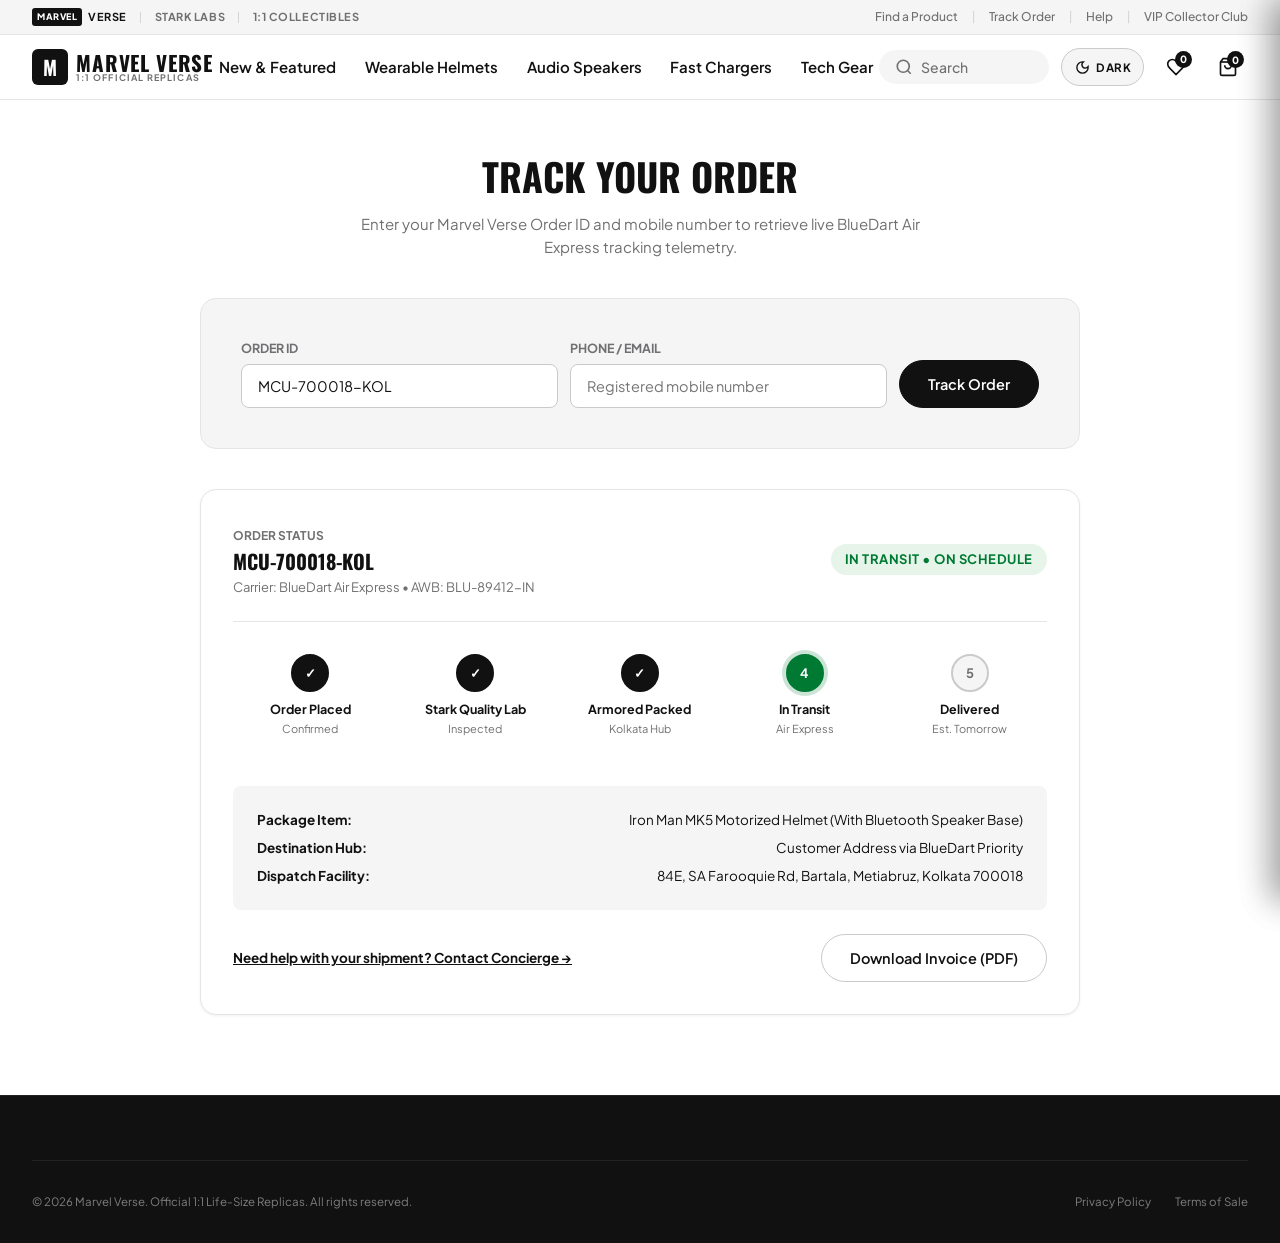
<file: tracking.html>
<!DOCTYPE html>
<html lang="en" data-theme="light">
<head>
  <meta charset="UTF-8" />
  <meta name="viewport" content="width=device-width, initial-scale=1.0, maximum-scale=2.0" />
  <title>Track Your Order &bull; Marvel Verse Official</title>
  <meta name="description" content="Track your official Marvel Verse shipment with real-time BlueDart Air Express logistics and delivery telemetry." />

  <!-- Favicon -->
  <link rel="icon" type="image/svg+xml" href="data:image/svg+xml,<svg xmlns='http://www.w3.org/2000/svg' viewBox='0 0 24 24' fill='%23111111'><rect width='24' height='24' rx='4' fill='%23111111'/><text x='12' y='16' font-size='12' font-weight='bold' fill='white' text-anchor='middle' font-family='sans-serif'>M</text></svg>" />

  <!-- Core Stylesheet -->
  <link rel="stylesheet" href="assets/css/marvel-core.css" />

  <!-- Logic Scripts -->
  <script src="assets/js/catalog-data.js"></script>

  <style>
    .tracking-page-wrap {
      padding: 3rem 0 5rem 0;
      max-width: 880px;
      margin: 0 auto;
    }

    .tracking-hero-header {
      text-align: center;
      margin-bottom: 2.5rem;
    }

    .tracking-headline {
      font-family: var(--font-headline);
      font-size: 38px;
      font-weight: 700;
      text-transform: uppercase;
      color: var(--text-primary);
      margin-bottom: 8px;
    }

    .tracking-subline {
      font-size: 15px;
      color: var(--text-secondary);
      max-width: 580px;
      margin: 0 auto;
    }

    /* Tracking Search Card */
    .tracking-card-box {
      background: var(--bg-card);
      border: 1px solid var(--border-subtle);
      border-radius: var(--radius-md);
      padding: 2.5rem;
      margin-bottom: 2.5rem;
    }

    .tracking-input-grid {
      display: grid;
      grid-template-columns: 1fr 1fr auto;
      gap: 12px;
      align-items: end;
    }

    @media (max-width: 700px) {
      .tracking-input-grid {
        grid-template-columns: 1fr;
      }
    }

    .tracking-label {
      font-size: 12.5px;
      font-weight: 700;
      text-transform: uppercase;
      color: var(--text-secondary);
      margin-bottom: 6px;
      display: block;
    }

    .tracking-field-input {
      width: 100%;
      background: var(--bg-primary);
      border: 1.5px solid var(--border-medium);
      padding: 12px 16px;
      border-radius: var(--radius-sm);
      font-size: 14.5px;
      font-family: inherit;
      color: var(--text-primary);
      outline: none;
    }

    /* Live Telemetry Card */
    .telemetry-results-card {
      background: var(--bg-primary);
      border: 1px solid var(--border-subtle);
      border-radius: var(--radius-md);
      padding: 2rem;
      box-shadow: var(--shadow-sm);
    }

    .telemetry-status-banner {
      display: flex;
      justify-content: space-between;
      align-items: center;
      flex-wrap: wrap;
      gap: 12px;
      padding-bottom: 1.5rem;
      border-bottom: 1px solid var(--border-subtle);
      margin-bottom: 2rem;
    }

    .telemetry-order-id {
      font-family: var(--font-headline);
      font-size: 20px;
      font-weight: 700;
      text-transform: uppercase;
      color: var(--text-primary);
    }

    .telemetry-status-pill {
      background: #e6f4ea;
      color: var(--accent-green);
      padding: 6px 14px;
      border-radius: var(--radius-pill);
      font-size: 13px;
      font-weight: 700;
      text-transform: uppercase;
      letter-spacing: 0.04em;
    }

    /* 5-Step Stepper */
    .tracking-stepper-row {
      display: grid;
      grid-template-columns: repeat(5, 1fr);
      gap: 10px;
      position: relative;
      margin-bottom: 3rem;
      text-align: center;
    }

    @media (max-width: 640px) {
      .tracking-stepper-row {
        grid-template-columns: 1fr;
        text-align: left;
        gap: 1.5rem;
      }
    }

    .step-node {
      display: flex;
      flex-direction: column;
      align-items: center;
      position: relative;
    }

    @media (max-width: 640px) {
      .step-node {
        flex-direction: row;
        gap: 14px;
      }
    }

    .step-circle {
      width: 38px;
      height: 38px;
      border-radius: var(--radius-pill);
      background: var(--bg-secondary);
      border: 2px solid var(--border-medium);
      color: var(--text-secondary);
      display: flex;
      align-items: center;
      justify-content: center;
      font-weight: 700;
      font-size: 13px;
      margin-bottom: 8px;
      z-index: 2;
    }

    .step-node.completed .step-circle {
      background: var(--text-primary);
      border-color: var(--text-primary);
      color: var(--bg-primary);
    }

    .step-node.current .step-circle {
      background: var(--accent-green);
      border-color: var(--accent-green);
      color: #ffffff;
      box-shadow: 0 0 0 4px rgba(0, 122, 51, 0.2);
    }

    .step-label {
      font-size: 12.5px;
      font-weight: 700;
      color: var(--text-primary);
    }

    .step-sub {
      font-size: 11px;
      color: var(--text-secondary);
      margin-top: 2px;
    }

    /* Package Details */
    .package-manifest-box {
      background: var(--bg-secondary);
      border-radius: var(--radius-sm);
      padding: 1.5rem;
      margin-top: 1.5rem;
    }

    .manifest-row {
      display: flex;
      justify-content: space-between;
      align-items: center;
      margin-bottom: 8px;
      font-size: 13.5px;
    }

    .manifest-row:last-child {
      margin-bottom: 0;
    }
  </style>
</head>
<body>

  <!-- 1. Top Subnav -->
  <div class="top-subnav">
    <div class="top-subnav-inner">
      <div class="subnav-brands">
        <span class="subnav-brand-item">
          <span class="subnav-brand-badge">MARVEL</span> VERSE
        </span>
        <span class="subnav-divider">|</span>
        <span>STARK LABS</span>
        <span class="subnav-divider">|</span>
        <span>1:1 COLLECTIBLES</span>
      </div>
      <ul class="subnav-links">
        <li><a href="categories.html">Find a Product</a></li>
        <li class="subnav-divider">|</li>
        <li><a href="tracking.html">Track Order</a></li>
        <li class="subnav-divider">|</li>
        <li><a href="help.html">Help</a></li>
        <li class="subnav-divider">|</li>
        <li><a href="profile.html">VIP Collector Club</a></li>
      </ul>
    </div>
  </div>

  <!-- 2. Sticky Header -->
  <header class="main-header">
    <div class="container">
      <nav class="main-nav" aria-label="Main Navigation">
        <a href="index.html" class="brand-logo" aria-label="Marvel Verse Home">
          <div class="brand-icon-box">M</div>
          <div class="brand-title-wrap">
            <span class="brand-title-text">MARVEL VERSE</span>
            <span class="brand-sub-text">1:1 Official Replicas</span>
          </div>
        </a>

        <ul class="nav-menu-list">
          <li class="nav-item-dropdown">
            <a href="categories.html" class="nav-link-btn">New & Featured</a>
          </li>
          <li class="nav-item-dropdown">
            <a href="categories.html?cat=helmets" class="nav-link-btn">Wearable Helmets</a>
          </li>
          <li class="nav-item-dropdown">
            <a href="categories.html?cat=speakers" class="nav-link-btn">Audio Speakers</a>
          </li>
          <li class="nav-item-dropdown">
            <a href="categories.html?cat=chargers" class="nav-link-btn">Fast Chargers</a>
          </li>
          <li class="nav-item-dropdown">
            <a href="categories.html?cat=tech" class="nav-link-btn">Tech Gear</a>
          </li>
        </ul>

        <div class="nav-actions">
          <button type="button" class="search-pill-btn" onclick="openSearchOverlay()" aria-label="Search">
            <svg width="18" height="18" fill="none" stroke="currentColor" stroke-width="2.2" viewBox="0 0 24 24"><circle cx="11" cy="11" r="8"/><path d="m21 21-4.3-4.3"/></svg>
            <span>Search</span>
          </button>

          <button type="button" class="theme-toggle-header-btn" id="themeToggleBtn" onclick="toggleTheme()" aria-label="Toggle Light / Dark mode" title="Switch Theme">
            <span class="theme-btn-icon" id="themeBtnIcon"></span>
            <span class="theme-btn-text" id="themeBtnText">Mode</span>
          </button>

          <a href="profile.html" class="nav-icon-btn desktop-only-action" aria-label="Favourites">
            <svg width="20" height="20" fill="none" stroke="currentColor" stroke-width="2" viewBox="0 0 24 24"><path d="M19 14c1.49-1.46 3-3.21 3-5.5A5.5 5.5 0 0 0 16.5 3c-1.76 0-3 .5-4.5 2-1.5-1.5-2.74-2-4.5-2A5.5 5.5 0 0 0 2 8.5c0 2.3 1.5 4.05 3 5.5l7 7Z"/></svg>
            <span class="cart-count-badge wishlist-count-badge" id="nav-wishlist-badge">0</span>
          </a>

          <button type="button" class="nav-icon-btn" onclick="openBagDrawer()" aria-label="Shopping Bag">
            <svg width="20" height="20" fill="none" stroke="currentColor" stroke-width="2" viewBox="0 0 24 24"><path d="M6 2 3 6v14a2 2 0 0 0 2 2h14a2 2 0 0 0 2-2V6l-3-4Z"/><path d="M3 6h18"/><path d="M16 10a4 4 0 0 1-8 0"/>
            </svg>
            <span class="cart-count-badge" id="nav-cart-badge">0</span>
          </button>

          <button type="button" class="mobile-menu-toggle" onclick="openMobileMenu()" aria-label="Open Navigation Menu">
            <svg width="22" height="22" fill="none" stroke="currentColor" stroke-width="2.2" viewBox="0 0 24 24">
              <path d="M4 6h16M4 12h16M4 18h16"/>
            </svg>
          </button>
        </div>
      </nav>
    </div>
  </header>

  <!-- Main Tracking Container -->
  <main class="container">
    <div class="tracking-page-wrap">
      <div class="tracking-hero-header">
        <h1 class="tracking-headline">Track Your Order</h1>
        <p class="tracking-subline">Enter your Marvel Verse Order ID and mobile number to retrieve live BlueDart Air Express tracking telemetry.</p>
      </div>

      <!-- Input Card -->
      <div class="tracking-card-box">
        <div class="tracking-input-grid">
          <div>
            <label class="tracking-label">Order ID</label>
            <input type="text" class="tracking-field-input" id="track-id-input" value="MCU-700018-KOL" placeholder="e.g. MCU-700018-KOL" />
          </div>
          <div>
            <label class="tracking-label">Phone / Email</label>
            <input type="text" class="tracking-field-input" id="track-contact-input" placeholder="Registered mobile number" />
          </div>
          <div>
            <button type="button" class="btn-nike-black" style="padding:14px 28px;" onclick="trackOrderSubmit()">Track Order</button>
          </div>
        </div>
      </div>

      <!-- Live Tracking Telemetry Card -->
      <div class="telemetry-results-card" id="tracking-results-panel">
        <div class="telemetry-status-banner">
          <div>
            <span style="font-size:12px; color:var(--text-secondary); text-transform:uppercase; font-weight:700;">Order Status</span>
            <div class="telemetry-order-id" id="disp-order-id">MCU-700018-KOL</div>
            <div style="font-size:13px; color:var(--text-secondary); margin-top:2px;">Carrier: BlueDart Air Express &bull; AWB: BLU-89412-IN</div>
          </div>
          <div class="telemetry-status-pill">In Transit &bull; On Schedule</div>
        </div>

        <!-- 5-Step Visual Stepper -->
        <div class="tracking-stepper-row">
          <div class="step-node completed">
            <div class="step-circle">&#10003;</div>
            <div>
              <div class="step-label">Order Placed</div>
              <div class="step-sub">Confirmed</div>
            </div>
          </div>

          <div class="step-node completed">
            <div class="step-circle">&#10003;</div>
            <div>
              <div class="step-label">Stark Quality Lab</div>
              <div class="step-sub">Inspected</div>
            </div>
          </div>

          <div class="step-node completed">
            <div class="step-circle">&#10003;</div>
            <div>
              <div class="step-label">Armored Packed</div>
              <div class="step-sub">Kolkata Hub</div>
            </div>
          </div>

          <div class="step-node current">
            <div class="step-circle">4</div>
            <div>
              <div class="step-label">In Transit</div>
              <div class="step-sub">Air Express</div>
            </div>
          </div>

          <div class="step-node">
            <div class="step-circle">5</div>
            <div>
              <div class="step-label">Delivered</div>
              <div class="step-sub">Est. Tomorrow</div>
            </div>
          </div>
        </div>

        <!-- Package Manifest -->
        <div class="package-manifest-box">
          <div class="manifest-row">
            <span style="font-weight:700;">Package Item:</span>
            <span>Iron Man MK5 Motorized Helmet (With Bluetooth Speaker Base)</span>
          </div>
          <div class="manifest-row">
            <span style="font-weight:700;">Destination Hub:</span>
            <span>Customer Address via BlueDart Priority</span>
          </div>
          <div class="manifest-row">
            <span style="font-weight:700;">Dispatch Facility:</span>
            <span>84E, SA Farooquie Rd, Bartala, Metiabruz, Kolkata 700018</span>
          </div>
        </div>

        <div style="display:flex; justify-content:space-between; align-items:center; margin-top:1.5rem; flex-wrap:wrap; gap:12px;">
          <a href="help.html" style="font-size:13.5px; font-weight:700; color:var(--text-primary); text-decoration:underline;">
            Need help with your shipment? Contact Concierge &rarr;
          </a>
          <button type="button" class="btn-nike-outline" onclick="showToast('Official Stark Industries Tax Invoice Downloaded (PDF)')">
            Download Invoice (PDF)
          </button>
        </div>
      </div>
    </div>
  </main>

  <!-- Nike Footer -->
  <footer class="nike-footer">
    <div class="container">
      <div class="footer-bottom-bar">
        <div>&copy; 2026 Marvel Verse. Official 1:1 Life-Size Replicas. All rights reserved.</div>
        <ul class="footer-legal-links">
          <li><a href="help.html">Privacy Policy</a></li>
          <li><a href="help.html">Terms of Sale</a></li>
        </ul>
      </div>
    </div>
  </footer>

  <!-- Slide-Out Bag Drawer -->
  <div class="drawer-backdrop" id="drawer-backdrop" onclick="closeBagDrawer()"></div>
  <aside class="bag-drawer" id="nike-bag-drawer" aria-label="Shopping Bag Drawer">
    <div class="bag-drawer-header">
      <div class="bag-drawer-title-wrap">
        <svg width="22" height="22" fill="none" stroke="currentColor" stroke-width="2" viewBox="0 0 24 24"><path d="M6 2 3 6v14a2 2 0 0 0 2 2h14a2 2 0 0 0 2-2V6l-3-4Z"/><path d="M3 6h18"/><path d="M16 10a4 4 0 0 1-8 0"/></svg>
        <span class="bag-drawer-title">Shopping Bag</span>
      </div>
      <button type="button" class="bag-drawer-close" onclick="closeBagDrawer()">&times;</button>
    </div>
    <div class="free-shipping-meter">
      <div class="shipping-meter-text" id="shipping-meter-status"></div>
      <div class="shipping-bar-bg"><div class="shipping-bar-fill" id="shipping-meter-bar"></div></div>
    </div>
    <div class="bag-drawer-items" id="bag-drawer-items-list"></div>
    <div class="bag-drawer-footer" id="bag-drawer-footer-actions">
      <div class="bag-subtotal-row">
        <span>Subtotal</span>
        <span id="bag-drawer-subtotal">₹0</span>
      </div>
      <div class="bag-drawer-btns">
        <a href="cart.html" class="btn-nike-outline" style="width:100%;">View Full Bag</a>
        <a href="cart.html" class="btn-nike-black" style="width:100%;">Checkout Now</a>
      </div>
    </div>
  </aside>

  <!-- Search Overlay -->
  <div class="nike-search-overlay" id="nike-search-overlay">
    <div class="nike-search-bar-wrap">
      <div class="search-bar-inner">
        <a href="index.html" class="brand-logo" style="margin-right:1rem;">
          <div class="brand-icon-box" style="width:30px; height:30px; font-size:16px;">M</div>
        </a>
        <div class="search-input-box">
          <svg width="20" height="20" fill="none" stroke="currentColor" stroke-width="2" viewBox="0 0 24 24"><circle cx="11" cy="11" r="8"/><path d="m21 21-4.3-4.3"/></svg>
          <input type="text" id="overlay-search-input" placeholder="Search Marvel Verse products..." autocomplete="off" oninput="handleSearchInput(this.value)" />
        </div>
        <button type="button" class="search-cancel-btn" onclick="closeSearchOverlay()">Cancel</button>
      </div>
    </div>
    <div class="search-overlay-content">
      <div class="search-results-grid" id="overlay-search-results"></div>
    </div>
  </div>

  <!-- Mobile Navigation Drawer -->
  <div class="mobile-nav-backdrop" id="mobile-nav-backdrop" onclick="closeMobileMenu()"></div>
  <aside class="mobile-nav-drawer" id="mobile-nav-drawer" aria-label="Mobile Navigation Drawer">
    <div class="mobile-nav-header">
      <div class="mobile-nav-brand">
        <div class="brand-icon-box" style="width:30px;height:30px;font-size:16px;">M</div>
        <span>MARVEL VERSE</span>
      </div>
      <button type="button" class="mobile-nav-close" onclick="closeMobileMenu()" aria-label="Close Menu">
        <svg width="20" height="20" fill="none" stroke="currentColor" stroke-width="2.2" viewBox="0 0 24 24"><path d="M18 6 6 18M6 6l12 12"/></svg>
      </button>
    </div>
    <div class="mobile-nav-body">
      <div>
        <div class="mobile-nav-section-title">Shop Collection</div>
        <div class="mobile-nav-links">
          <a href="categories.html" class="mobile-nav-link-item">
            <span>Shop All Gear</span>
            <svg width="18" height="18" fill="none" stroke="currentColor" stroke-width="2" viewBox="0 0 24 24"><path d="m9 18 6-6-6-6"/></svg>
          </a>
          <a href="categories.html?cat=helmets" class="mobile-nav-sublink-item">
            <span>🪖 1:1 Wearable Helmets</span>
          </a>
          <a href="categories.html?cat=speakers" class="mobile-nav-sublink-item">
            <span>🔊 Audio Speakers & Replicas</span>
          </a>
          <a href="categories.html?cat=chargers" class="mobile-nav-sublink-item">
            <span>⚡ Fast Chargers & Power</span>
          </a>
          <a href="categories.html?cat=tech" class="mobile-nav-sublink-item">
            <span>🛡️ Tech Collectibles</span>
          </a>
          <a href="index.html#customizer3d" class="mobile-nav-sublink-item">
            <span>🌀 3D Armor Customizer</span>
          </a>
        </div>
      </div>

      <div>
        <div class="mobile-nav-section-title">Hero Vaults</div>
        <div class="mobile-nav-links">
          <a href="categories.html?hero=iron-man" class="mobile-nav-sublink-item">🔴 Iron Man Vault</a>
          <a href="categories.html?hero=captain-america" class="mobile-nav-sublink-item">🔵 Captain America Shield & Gear</a>
          <a href="categories.html?hero=thor" class="mobile-nav-sublink-item">⚡ Thor Asgardian Tech</a>
          <a href="categories.html?hero=wakanda" class="mobile-nav-sublink-item">🐾 Wakanda Vibranium</a>
        </div>
      </div>

      <div>
        <div class="mobile-nav-section-title">Collector Care & Services</div>
        <div class="mobile-nav-links">
          <a href="tracking.html" class="mobile-nav-sublink-item">📦 Track Order Status</a>
          <a href="profile.html" class="mobile-nav-sublink-item">👑 VIP Collector Club</a>
          <a href="help.html" class="mobile-nav-sublink-item">❓ Help & Store Locator</a>
        </div>
      </div>
    </div>
    <div class="mobile-nav-footer">
      <div class="mobile-theme-row">
        <span>Display Mode</span>
        <button type="button" class="btn-nike-outline" onclick="toggleTheme()" style="padding:6px 14px; font-size:12px;">Toggle Theme</button>
      </div>
      <a href="categories.html" class="btn-nike-black" style="width:100%; text-align:center; padding:12px;" onclick="closeMobileMenu()">
        Explore All Drops
      </a>
    </div>
  </aside>

  <!-- Mobile Bottom Nav -->
  <nav class="mobile-bottom-bar" id="mobile-bottom-nav">
    <a href="index.html" class="mobile-bar-item">
      <svg width="20" height="20" fill="none" stroke="currentColor" stroke-width="2" viewBox="0 0 24 24"><path d="m3 9 9-7 9 7v11a2 2 0 0 1-2 2H5a2 2 0 0 1-2-2z"/></svg>
      <span>Home</span>
    </a>
    <a href="categories.html" class="mobile-bar-item">
      <svg width="20" height="20" fill="none" stroke="currentColor" stroke-width="2" viewBox="0 0 24 24"><rect width="7" height="7" x="3" y="3" rx="1"/><rect width="7" height="7" x="14" y="3" rx="1"/><rect width="7" height="7" x="14" y="14" rx="1"/><rect width="7" height="7" x="3" y="14" rx="1"/></svg>
      <span>Shop</span>
    </a>
    <button type="button" class="mobile-bar-item" onclick="openSearchOverlay()">
      <svg width="20" height="20" fill="none" stroke="currentColor" stroke-width="2" viewBox="0 0 24 24"><circle cx="11" cy="11" r="8"/><path d="m21 21-4.3-4.3"/></svg>
      <span>Search</span>
    </button>
    <button type="button" class="mobile-bar-item" onclick="openBagDrawer()">
      <svg width="20" height="20" fill="none" stroke="currentColor" stroke-width="2" viewBox="0 0 24 24"><path d="M6 2 3 6v14a2 2 0 0 0 2 2h14a2 2 0 0 0 2-2V6l-3-4Z"/><path d="M3 6h18"/><path d="M16 10a4 4 0 0 1-8 0"/></svg>
      <span class="mobile-bar-badge mobile-cart-badge" id="mobile-bottom-cart-badge">0</span>
      <span>Bag</span>
    </button>
    <button type="button" class="mobile-bar-item" onclick="openMobileMenu()">
      <svg width="20" height="20" fill="none" stroke="currentColor" stroke-width="2" viewBox="0 0 24 24"><path d="M4 6h16M4 12h16M4 18h16"/></svg>
      <span>Menu</span>
    </button>
  </nav>

  <!-- Tracking Script -->
  <script>
    function trackOrderSubmit() {
      const orderInput = document.getElementById("track-id-input");
      const val = (orderInput ? orderInput.value.trim().toUpperCase() : "") || "MCU-700018-KOL";
      const disp = document.getElementById("disp-order-id");
      if (disp) disp.textContent = val;
      showToast(`Telemetry retrieved for ${val}`);
    }

    document.addEventListener("DOMContentLoaded", () => {
      const params = new URLSearchParams(window.location.search);
      const q = params.get("orderId");
      if (q) {
        const inp = document.getElementById("track-id-input");
        if (inp) inp.value = q;
        trackOrderSubmit();
      }
    });
  </script>
</body>
</html>
</file>
<file: assets/css/marvel-core.css>
/**
 * MARVEL VERSE x NIKE-INSPIRED DESIGN SYSTEM (PODIUM ARCHITECTURE)
 * Official Nike.com Design Principles:
 * - Photography-first commerce with generous negative space
 * - Monochrome "retail chrome" backdrop (#ffffff / #f5f5f5 / #111111)
 * - Towering bold uppercase headlines (Oswald / Futura feel)
 * - Characteristic pill buttons, smooth slide-out Bag Drawer, and micro-interactions
 * - Support for Studio Light Mode and Nike Lab Dark Mode
 */

@import url('https://fonts.googleapis.com/css2?family=Oswald:wght@500;600;700&family=Plus+Jakarta+Sans:wght@400;500;600;700;800&family=JetBrains+Mono:wght@500;700&display=swap');

:root {
  /* Typography */
  --font-headline: 'Oswald', -apple-system, BlinkMacSystemFont, 'Segoe UI', Roboto, sans-serif;
  --font-sans: 'Plus Jakarta Sans', -apple-system, BlinkMacSystemFont, 'Segoe UI', Roboto, sans-serif;
  --font-mono: 'JetBrains Mono', monospace;

  /* Nike Palette: Studio Light (Default) */
  --bg-primary: #ffffff;
  --bg-secondary: #f5f5f5;
  --bg-tertiary: #eeeeee;
  --bg-card: #f5f5f5;
  --bg-card-hover: #ebebeb;
  --bg-overlay: rgba(0, 0, 0, 0.65);
  --bg-drawer: #ffffff;

  --text-primary: #111111;
  --text-secondary: #707072;
  --text-tertiary: #8d8d8d;
  --text-inverse: #ffffff;

  --border-subtle: #e5e5e5;
  --border-medium: #cacacb;
  --border-dark: #111111;

  /* Nike Brand Accents */
  --accent-black: #111111;
  --accent-red: #e11d48;
  --accent-orange: #fa5400;
  --accent-green: #007a33;
  --accent-gold: #b45309;

  /* Shadows */
  --shadow-sm: 0 1px 3px rgba(0, 0, 0, 0.06);
  --shadow-md: 0 6px 20px rgba(0, 0, 0, 0.08);
  --shadow-lg: 0 16px 40px rgba(0, 0, 0, 0.12);
  --shadow-drawer: -8px 0 32px rgba(0, 0, 0, 0.22);

  /* Radius */
  --radius-xs: 4px;
  --radius-sm: 8px;
  --radius-md: 16px;
  --radius-lg: 24px;
  --radius-pill: 9999px;

  /* Transitions */
  --ease-nike: cubic-bezier(0.2, 0, 0, 1);
  --transition-fast: 0.18s var(--ease-nike);
  --transition-normal: 0.28s var(--ease-nike);
  --transition-smooth: 0.4s cubic-bezier(0.16, 1, 0.3, 1);
}

/* Nike Lab / SNKRS Dark Mode */
[data-theme="dark"] {
  --bg-primary: #111111;
  --bg-secondary: #191919;
  --bg-tertiary: #222222;
  --bg-card: #191919;
  --bg-card-hover: #222222;
  --bg-overlay: rgba(0, 0, 0, 0.85);
  --bg-drawer: #151515;

  --text-primary: #ffffff;
  --text-secondary: #a3a3a3;
  --text-tertiary: #737373;
  --text-inverse: #111111;

  --border-subtle: #262626;
  --border-medium: #404040;
  --border-dark: #ffffff;

  --accent-black: #ffffff;
  --shadow-sm: 0 1px 3px rgba(0, 0, 0, 0.5);
  --shadow-md: 0 6px 20px rgba(0, 0, 0, 0.6);
  --shadow-lg: 0 16px 40px rgba(0, 0, 0, 0.7);
  --shadow-drawer: -8px 0 32px rgba(0, 0, 0, 0.7);
}

/* Reset & Box Model */
*, *::before, *::after {
  box-sizing: border-box;
  margin: 0;
  padding: 0;
}

html {
  font-size: 16px;
  scroll-behavior: smooth;
  -webkit-text-size-adjust: 100%;
  overflow-x: hidden;
  max-width: 100vw;
  width: 100%;
}

body {
  background-color: var(--bg-primary);
  color: var(--text-primary);
  font-family: var(--font-sans);
  line-height: 1.5;
  -webkit-font-smoothing: antialiased;
  -moz-osx-font-smoothing: grayscale;
  overflow-x: hidden;
  max-width: 100vw;
  width: 100%;
  position: relative;
  transition: background-color var(--transition-normal), color var(--transition-normal);
}

a {
  color: inherit;
  text-decoration: none;
}

button {
  font-family: inherit;
  cursor: pointer;
  border: none;
  background: none;
  outline: none;
  -webkit-tap-highlight-color: transparent;
}

img {
  max-width: 100%;
  height: auto;
  display: block;
}

.container {
  max-width: 1440px;
  margin: 0 auto;
  padding: 0 2rem;
}

@media (max-width: 768px) {
  .container {
    padding: 0 1.25rem;
  }
}

/* ==========================================================================
   1. NIKE TOP SUB-NAV BAR (Brand Selector & Utility)
   ========================================================================== */
.top-subnav {
  background-color: var(--bg-secondary);
  border-bottom: 1px solid var(--border-subtle);
  padding: 8px 0;
  font-size: 12px;
  font-weight: 500;
  color: var(--text-secondary);
}

.top-subnav-inner {
  max-width: 1440px;
  margin: 0 auto;
  padding: 0 2rem;
  display: flex;
  justify-content: space-between;
  align-items: center;
}

.subnav-brands {
  display: flex;
  align-items: center;
  gap: 12px;
  font-weight: 700;
  letter-spacing: 0.05em;
  font-size: 11px;
}

.subnav-brand-item {
  display: inline-flex;
  align-items: center;
  gap: 6px;
  color: var(--text-primary);
}

.subnav-brand-badge {
  background: var(--text-primary);
  color: var(--bg-primary);
  font-size: 9px;
  font-weight: 800;
  padding: 2px 5px;
  border-radius: 3px;
  letter-spacing: 0.06em;
}

.subnav-divider {
  color: var(--border-medium);
  font-weight: 300;
}

.subnav-links {
  display: flex;
  align-items: center;
  gap: 14px;
  list-style: none;
}

.subnav-links a {
  transition: color var(--transition-fast);
}

.subnav-links a:hover {
  color: var(--text-primary);
}

@media (max-width: 768px) {
  .top-subnav {
    display: none;
  }
}

/* ==========================================================================
   2. NIKE MAIN STICKY HEADER
   ========================================================================== */
.main-header {
  position: sticky;
  top: 0;
  z-index: 100;
  background-color: var(--bg-primary);
  border-bottom: 1px solid var(--border-subtle);
  transition: background-color var(--transition-normal), border-color var(--transition-normal);
}

.main-nav {
  display: flex;
  align-items: center;
  justify-content: space-between;
  height: 64px;
}

/* Brand Logo (Bold Nike-Style Wordmark & Emblem) */
.brand-logo {
  display: flex;
  align-items: center;
  gap: 8px;
  text-decoration: none;
  user-select: none;
}

.brand-icon-box {
  width: 36px;
  height: 36px;
  background: var(--text-primary);
  color: var(--bg-primary);
  display: flex;
  align-items: center;
  justify-content: center;
  border-radius: 6px;
  font-family: var(--font-headline);
  font-weight: 700;
  font-size: 20px;
  letter-spacing: 0.02em;
  transition: transform var(--transition-fast);
}

.brand-logo:hover .brand-icon-box {
  transform: scale(1.05);
}

.brand-title-wrap {
  display: flex;
  flex-direction: column;
  line-height: 1;
}

.brand-title-text {
  font-family: var(--font-headline);
  font-size: 21px;
  font-weight: 700;
  letter-spacing: 0.04em;
  color: var(--text-primary);
  text-transform: uppercase;
}

.brand-sub-text {
  font-size: 9px;
  font-weight: 700;
  letter-spacing: 0.12em;
  color: var(--text-secondary);
  text-transform: uppercase;
}

/* Center Mega-Menu Navigation Links */
.nav-menu-list {
  display: flex;
  align-items: center;
  gap: 1.8rem;
  list-style: none;
}

.nav-link-btn {
  font-size: 15px;
  font-weight: 600;
  color: var(--text-primary);
  padding: 18px 0;
  position: relative;
  display: inline-block;
  transition: color var(--transition-fast);
}

.nav-link-btn::after {
  content: '';
  position: absolute;
  bottom: 0;
  left: 0;
  width: 100%;
  height: 2px;
  background: var(--text-primary);
  transform: scaleX(0);
  transform-origin: center;
  transition: transform var(--transition-fast);
}

.nav-link-btn:hover::after,
.nav-link-btn.active::after {
  transform: scaleX(1);
}

/* Mega-Menu Panel (Nike Hover Dropdown) */
.nav-item-dropdown {
  position: relative;
}

.mega-menu-panel {
  position: absolute;
  top: 100%;
  left: 50%;
  transform: translateX(-50%) translateY(10px);
  background: var(--bg-primary);
  border: 1px solid var(--border-subtle);
  border-radius: var(--radius-md);
  box-shadow: var(--shadow-lg);
  padding: 2rem 2.5rem;
  min-width: 680px;
  opacity: 0;
  pointer-events: none;
  visibility: hidden;
  transition: opacity var(--transition-fast), transform var(--transition-fast), visibility var(--transition-fast);
  z-index: 105;
}

.nav-item-dropdown:hover .mega-menu-panel {
  opacity: 1;
  pointer-events: auto;
  visibility: visible;
  transform: translateX(-50%) translateY(0);
}

.mega-menu-grid {
  display: grid;
  grid-template-columns: repeat(3, 1fr);
  gap: 2rem;
}

.mega-col-title {
  font-size: 13px;
  font-weight: 700;
  color: var(--text-primary);
  text-transform: uppercase;
  letter-spacing: 0.05em;
  margin-bottom: 12px;
}

.mega-col-links {
  list-style: none;
  display: flex;
  flex-direction: column;
  gap: 8px;
}

.mega-col-links a {
  font-size: 13.5px;
  color: var(--text-secondary);
  transition: color var(--transition-fast);
}

.mega-col-links a:hover {
  color: var(--text-primary);
  font-weight: 600;
}

/* Right Nav Actions */
.nav-actions {
  display: flex;
  align-items: center;
  gap: 12px;
}

/* Nike Search Pill Button */
.search-pill-btn {
  display: flex;
  align-items: center;
  gap: 8px;
  background: var(--bg-secondary);
  color: var(--text-secondary);
  padding: 8px 16px;
  border-radius: var(--radius-pill);
  font-size: 14px;
  font-weight: 500;
  width: 170px;
  transition: background var(--transition-fast), width var(--transition-fast);
}

.search-pill-btn:hover {
  background: var(--bg-tertiary);
  color: var(--text-primary);
}

/* Icon Buttons (Favorites, Bag, Theme, Mobile Menu) */
.nav-icon-btn {
  width: 40px;
  height: 40px;
  border-radius: var(--radius-pill);
  display: inline-flex;
  align-items: center;
  justify-content: center;
  color: var(--text-primary);
  position: relative;
  transition: background-color var(--transition-fast);
}

.nav-icon-btn:hover {
  background-color: var(--bg-secondary);
}

.cart-count-badge {
  position: absolute;
  top: 4px;
  right: 4px;
  background: var(--accent-black);
  color: var(--bg-primary);
  font-size: 10px;
  font-weight: 800;
  min-width: 17px;
  height: 17px;
  border-radius: var(--radius-pill);
  display: flex;
  align-items: center;
  justify-content: center;
  padding: 0 4px;
  transition: transform var(--transition-fast);
}

.cart-count-badge.bump {
  animation: badgePop 0.3s cubic-bezier(0.175, 0.885, 0.32, 1.275);
}

@keyframes badgePop {
  0% { transform: scale(1); }
  50% { transform: scale(1.4); }
  100% { transform: scale(1); }
}

.mobile-menu-toggle {
  display: none;
  width: 40px;
  height: 40px;
  border-radius: var(--radius-pill);
  align-items: center;
  justify-content: center;
  color: var(--text-primary);
  transition: background-color var(--transition-fast);
}

.mobile-menu-toggle:hover {
  background-color: var(--bg-secondary);
}

/* Theme Toggle Button in Header (Always visible on all screen sizes) */
.theme-toggle-header-btn {
  display: inline-flex;
  align-items: center;
  gap: 6px;
  background: var(--bg-card);
  border: 1.5px solid var(--border-medium);
  color: var(--text-primary);
  padding: 6px 12px;
  border-radius: var(--radius-pill);
  font-family: var(--font-sans);
  font-size: 12.5px;
  font-weight: 700;
  cursor: pointer;
  transition: all var(--transition-fast);
  white-space: nowrap;
  user-select: none;
  -webkit-user-select: none;
  height: 38px;
}

.theme-toggle-header-btn:hover {
  background: var(--bg-card-hover);
  border-color: var(--text-primary);
  transform: translateY(-1px);
}

.theme-toggle-header-btn:active {
  transform: scale(0.96);
}

.theme-btn-icon {
  display: flex;
  align-items: center;
  justify-content: center;
  width: 16px;
  height: 16px;
}

.theme-btn-text {
  font-size: 11.5px;
  font-weight: 700;
  letter-spacing: 0.04em;
  text-transform: uppercase;
}

@media (max-width: 600px) {
  .theme-toggle-header-btn {
    padding: 6px 9px;
    height: 34px;
    gap: 0;
  }
  .theme-btn-text {
    display: none;
  }
}

@media (max-width: 992px) {
  .nav-menu-list {
    display: none;
  }
  .search-pill-btn {
    width: auto;
    padding: 8px;
  }
  .search-pill-btn span {
    display: none;
  }
  .mobile-menu-toggle {
    display: inline-flex;
  }
}

@media (max-width: 768px) {
  .brand-title-text {
    font-size: 17px;
    letter-spacing: 0.02em;
  }
  .brand-sub-text {
    display: none;
  }
  .brand-icon-box {
    width: 32px;
    height: 32px;
    font-size: 18px;
  }
  .main-nav {
    height: 56px;
  }
  .nav-actions {
    gap: 6px;
  }
  .nav-icon-btn {
    width: 36px;
    height: 36px;
  }
  .desktop-only-action {
    display: none !important;
  }
}

/* ==========================================================================
   2B. NIKE MOBILE NAVIGATION DRAWER (Slide-In from Right)
   ========================================================================== */
.mobile-nav-backdrop {
  position: fixed;
  inset: 0;
  background: var(--bg-overlay);
  backdrop-filter: blur(5px);
  z-index: 1200;
  opacity: 0;
  pointer-events: none;
  visibility: hidden;
  transition: opacity var(--transition-normal), visibility var(--transition-normal);
}

.mobile-nav-backdrop.active {
  opacity: 1;
  pointer-events: auto;
  visibility: visible;
}

.mobile-nav-drawer {
  position: fixed;
  top: 0;
  right: 0;
  width: 340px;
  max-width: 86vw;
  height: 100vh;
  height: 100dvh;
  max-height: 100dvh;
  background: var(--bg-primary);
  z-index: 1201;
  display: flex;
  flex-direction: column;
  transform: translateX(100%);
  transition: transform var(--transition-smooth);
  box-shadow: var(--shadow-drawer);
}

.mobile-nav-drawer.active {
  transform: translateX(0);
}

.mobile-nav-header {
  padding: 1.25rem 1.5rem;
  display: flex;
  align-items: center;
  justify-content: space-between;
  border-bottom: 1px solid var(--border-subtle);
}

.mobile-nav-brand {
  display: flex;
  align-items: center;
  gap: 8px;
  font-family: var(--font-headline);
  font-size: 18px;
  font-weight: 700;
  text-transform: uppercase;
  color: var(--text-primary);
}

.mobile-nav-close {
  width: 38px;
  height: 38px;
  border-radius: var(--radius-pill);
  display: flex;
  align-items: center;
  justify-content: center;
  color: var(--text-primary);
  background: var(--bg-secondary);
}

.mobile-nav-body {
  flex: 1;
  overflow-y: auto;
  padding: 1.5rem;
  display: flex;
  flex-direction: column;
  gap: 1.5rem;
}

.mobile-nav-section-title {
  font-size: 11px;
  font-weight: 800;
  text-transform: uppercase;
  letter-spacing: 0.1em;
  color: var(--text-secondary);
  margin-bottom: 6px;
}

.mobile-nav-links {
  display: flex;
  flex-direction: column;
  gap: 12px;
}

.mobile-nav-link-item {
  display: flex;
  align-items: center;
  justify-content: space-between;
  font-family: var(--font-headline);
  font-size: 20px;
  font-weight: 700;
  text-transform: uppercase;
  color: var(--text-primary);
  padding: 6px 0;
  border-bottom: 1px solid var(--border-subtle);
  transition: color var(--transition-fast);
}

.mobile-nav-link-item:hover,
.mobile-nav-link-item.active {
  color: var(--accent-orange);
}

.mobile-nav-sublink-item {
  display: flex;
  align-items: center;
  gap: 10px;
  font-size: 14.5px;
  font-weight: 600;
  color: var(--text-secondary);
  padding: 6px 0 6px 8px;
}

.mobile-nav-sublink-item:hover {
  color: var(--text-primary);
}

.mobile-nav-footer {
  padding: 1.25rem 1.5rem;
  border-top: 1px solid var(--border-subtle);
  background: var(--bg-secondary);
  display: flex;
  flex-direction: column;
  gap: 10px;
}

.mobile-theme-row {
  display: flex;
  align-items: center;
  justify-content: space-between;
  font-size: 13.5px;
  font-weight: 700;
  color: var(--text-primary);
}

/* ==========================================================================
   2C. NIKE MOBILE FILTER SHEET (Bottom Sheet for Categories)
   ========================================================================== */
.mobile-filter-backdrop {
  position: fixed;
  inset: 0;
  background: var(--bg-overlay);
  backdrop-filter: blur(5px);
  z-index: 1150;
  opacity: 0;
  pointer-events: none;
  visibility: hidden;
  transition: opacity var(--transition-normal), visibility var(--transition-normal);
}

.mobile-filter-backdrop.active {
  opacity: 1;
  pointer-events: auto;
  visibility: visible;
}

.mobile-filter-sheet {
  position: fixed;
  bottom: 0;
  left: 0;
  right: 0;
  max-height: 85vh;
  max-height: 85dvh;
  background: var(--bg-primary);
  border-radius: 20px 20px 0 0;
  z-index: 1151;
  display: flex;
  flex-direction: column;
  transform: translateY(100%);
  transition: transform var(--transition-smooth);
  box-shadow: 0 -8px 30px rgba(0, 0, 0, 0.3);
}

.mobile-filter-sheet.active {
  transform: translateY(0);
}

.mobile-filter-header {
  padding: 1.25rem 1.5rem;
  border-bottom: 1px solid var(--border-subtle);
  display: flex;
  align-items: center;
  justify-content: space-between;
}

.mobile-filter-header h3 {
  font-family: var(--font-headline);
  font-size: 19px;
  font-weight: 700;
  text-transform: uppercase;
  color: var(--text-primary);
}

.mobile-filter-close {
  width: 36px;
  height: 36px;
  border-radius: var(--radius-pill);
  display: flex;
  align-items: center;
  justify-content: center;
  background: var(--bg-secondary);
  color: var(--text-primary);
}

.mobile-filter-body {
  flex: 1;
  overflow-y: auto;
  padding: 1.5rem;
  display: flex;
  flex-direction: column;
  gap: 1.5rem;
}

.mobile-filter-footer {
  padding: 1rem 1.5rem calc(1rem + env(safe-area-inset-bottom, 0px)) 1.5rem;
  border-top: 1px solid var(--border-subtle);
  background: var(--bg-primary);
  display: flex;
  gap: 12px;
  align-items: center;
}

/* ==========================================================================
   2D. MOBILE PDP STICKY BAR
   ========================================================================== */
.pdp-mobile-sticky-bar {
  display: none;
  position: fixed;
  bottom: calc(58px + env(safe-area-inset-bottom, 0px));
  left: 0;
  right: 0;
  background: var(--bg-primary);
  border-top: 1px solid var(--border-subtle);
  padding: 10px 1.25rem;
  z-index: 98;
  box-shadow: 0 -4px 16px rgba(0, 0, 0, 0.08);
}

@media (max-width: 768px) {
  .pdp-mobile-sticky-bar {
    display: flex;
    align-items: center;
    justify-content: space-between;
    gap: 12px;
  }
}

.pdp-sticky-info {
  display: flex;
  flex-direction: column;
  line-height: 1.2;
}

.pdp-sticky-title {
  font-size: 12.5px;
  font-weight: 700;
  color: var(--text-primary);
  max-width: 170px;
  white-space: nowrap;
  overflow: hidden;
  text-overflow: ellipsis;
}

.pdp-sticky-price {
  font-size: 15px;
  font-weight: 800;
  color: var(--text-primary);
}

.pdp-sticky-btn {
  flex: 1;
  background: var(--text-primary);
  color: var(--bg-primary);
  padding: 12px 20px;
  border-radius: var(--radius-pill);
  font-weight: 700;
  font-size: 13.5px;
  text-align: center;
  transition: opacity var(--transition-fast);
}

.pdp-sticky-btn:active {
  opacity: 0.85;
}

/* ==========================================================================
   3. NIKE FULL-SCREEN SEARCH OVERLAY
   ========================================================================== */
.nike-search-overlay {
  position: fixed;
  inset: 0;
  background: var(--bg-primary);
  z-index: 1000;
  opacity: 0;
  pointer-events: none;
  visibility: hidden;
  transition: opacity var(--transition-normal), visibility var(--transition-normal);
  overflow-y: auto;
}

.nike-search-overlay.active {
  opacity: 1;
  pointer-events: auto;
  visibility: visible;
}

.nike-search-bar-wrap {
  border-bottom: 1px solid var(--border-subtle);
  padding: 16px 0;
  background: var(--bg-primary);
  position: sticky;
  top: 0;
  z-index: 10;
}

.search-bar-inner {
  max-width: 980px;
  margin: 0 auto;
  padding: 0 2rem;
  display: flex;
  align-items: center;
  gap: 16px;
}

.search-input-box {
  flex: 1;
  display: flex;
  align-items: center;
  background: var(--bg-secondary);
  border-radius: var(--radius-pill);
  padding: 10px 18px;
  gap: 12px;
}

.search-input-box input {
  flex: 1;
  border: none;
  background: transparent;
  font-size: 16px;
  font-family: inherit;
  color: var(--text-primary);
  outline: none;
}

.search-input-box input::placeholder {
  color: var(--text-tertiary);
}

.search-cancel-btn {
  font-size: 14px;
  font-weight: 600;
  color: var(--text-primary);
  cursor: pointer;
  padding: 8px 12px;
}

.search-cancel-btn:hover {
  color: var(--text-secondary);
}

.search-overlay-content {
  max-width: 980px;
  margin: 2rem auto;
  padding: 0 2rem;
}

.search-trending-section {
  margin-bottom: 2.5rem;
}

.search-section-title {
  font-size: 13px;
  font-weight: 700;
  color: var(--text-secondary);
  text-transform: uppercase;
  letter-spacing: 0.06em;
  margin-bottom: 1rem;
}

.trending-chips-wrap {
  display: flex;
  flex-wrap: wrap;
  gap: 10px;
}

.trending-chip {
  background: var(--bg-secondary);
  border: 1px solid var(--border-subtle);
  padding: 8px 18px;
  border-radius: var(--radius-pill);
  font-size: 13.5px;
  font-weight: 600;
  color: var(--text-primary);
  cursor: pointer;
  transition: background var(--transition-fast), border-color var(--transition-fast);
}

.trending-chip:hover {
  background: var(--text-primary);
  color: var(--bg-primary);
}

.search-results-grid {
  display: grid;
  grid-template-columns: repeat(auto-fill, minmax(220px, 1fr));
  gap: 1.5rem;
}

/* ==========================================================================
   4. NIKE SLIDE-OUT BAG (CART) DRAWER
   ========================================================================== */
.drawer-backdrop {
  position: fixed;
  inset: 0;
  background: var(--bg-overlay);
  backdrop-filter: blur(4px);
  z-index: 1000;
  opacity: 0;
  pointer-events: none;
  visibility: hidden;
  transition: opacity var(--transition-normal), visibility var(--transition-normal);
}

.drawer-backdrop.active {
  opacity: 1;
  pointer-events: auto;
  visibility: visible;
}

.bag-drawer {
  position: fixed;
  top: 0;
  right: 0;
  width: 440px;
  max-width: 100%;
  height: 100vh;
  height: 100dvh;
  max-height: 100dvh;
  background: var(--bg-drawer);
  box-shadow: var(--shadow-drawer);
  z-index: 1001;
  display: flex;
  flex-direction: column;
  transform: translateX(100%);
  transition: transform var(--transition-smooth);
}

.bag-drawer.active {
  transform: translateX(0);
}

.bag-drawer-header {
  padding: 1.5rem 1.8rem;
  border-bottom: 1px solid var(--border-subtle);
  display: flex;
  align-items: center;
  justify-content: space-between;
}

.bag-drawer-title-wrap {
  display: flex;
  align-items: center;
  gap: 8px;
}

.bag-drawer-title {
  font-family: var(--font-headline);
  font-size: 19px;
  font-weight: 700;
  text-transform: uppercase;
  letter-spacing: 0.03em;
  color: var(--text-primary);
}

.bag-drawer-close {
  width: 34px;
  height: 34px;
  border-radius: var(--radius-pill);
  display: flex;
  align-items: center;
  justify-content: center;
  color: var(--text-primary);
  transition: background var(--transition-fast);
}

.bag-drawer-close:hover {
  background: var(--bg-secondary);
}

/* Free Shipping Meter */
.free-shipping-meter {
  background: var(--bg-secondary);
  padding: 12px 1.8rem;
  border-bottom: 1px solid var(--border-subtle);
  font-size: 12.5px;
}

.shipping-meter-text {
  font-weight: 600;
  color: var(--text-primary);
  margin-bottom: 6px;
  display: flex;
  justify-content: space-between;
}

.shipping-bar-bg {
  width: 100%;
  height: 5px;
  background: var(--border-medium);
  border-radius: var(--radius-pill);
  overflow: hidden;
}

.shipping-bar-fill {
  height: 100%;
  background: var(--accent-green);
  border-radius: var(--radius-pill);
  transition: width var(--transition-smooth);
}

/* Drawer Items List */
.bag-drawer-items {
  flex: 1;
  overflow-y: auto;
  padding: 1.5rem 1.8rem;
  display: flex;
  flex-direction: column;
  gap: 1.25rem;
}

.bag-item-card {
  display: flex;
  gap: 14px;
  padding-bottom: 1.25rem;
  border-bottom: 1px solid var(--border-subtle);
}

.bag-item-thumb {
  width: 84px;
  height: 84px;
  background: var(--bg-secondary);
  border-radius: var(--radius-sm);
  overflow: hidden;
  flex-shrink: 0;
}

.bag-item-thumb img {
  width: 100%;
  height: 100%;
  object-fit: cover;
}

.bag-item-details {
  flex: 1;
  display: flex;
  flex-direction: column;
  justify-content: space-between;
}

.bag-item-name {
  font-size: 14px;
  font-weight: 700;
  color: var(--text-primary);
  line-height: 1.3;
}

.bag-item-variant {
  font-size: 12px;
  color: var(--text-secondary);
  margin-top: 2px;
}

.bag-item-price {
  font-size: 14px;
  font-weight: 700;
  color: var(--text-primary);
  margin-top: 4px;
}

.bag-item-actions {
  display: flex;
  align-items: center;
  justify-content: space-between;
  margin-top: 8px;
}

.qty-stepper {
  display: flex;
  align-items: center;
  border: 1px solid var(--border-medium);
  border-radius: var(--radius-pill);
  overflow: hidden;
  background: var(--bg-primary);
}

.qty-btn {
  width: 28px;
  height: 28px;
  display: flex;
  align-items: center;
  justify-content: center;
  font-size: 14px;
  font-weight: 700;
  color: var(--text-primary);
  transition: background var(--transition-fast);
}

.qty-btn:hover {
  background: var(--bg-secondary);
}

.qty-val {
  font-size: 12.5px;
  font-weight: 700;
  padding: 0 8px;
  color: var(--text-primary);
}

.bag-item-remove {
  font-size: 12px;
  color: var(--text-tertiary);
  text-decoration: underline;
  transition: color var(--transition-fast);
}

.bag-item-remove:hover {
  color: var(--accent-red);
}

/* Empty Bag State */
.empty-bag-state {
  text-align: center;
  padding: 3rem 1rem;
  color: var(--text-secondary);
}

.empty-bag-state svg {
  margin: 0 auto 1rem auto;
  color: var(--text-tertiary);
}

.empty-bag-state h3 {
  font-family: var(--font-headline);
  font-size: 18px;
  color: var(--text-primary);
  text-transform: uppercase;
  margin-bottom: 6px;
}

/* Drawer Footer */
.bag-drawer-footer {
  padding: 1.5rem 1.8rem;
  border-top: 1px solid var(--border-subtle);
  background: var(--bg-primary);
}

.bag-subtotal-row {
  display: flex;
  justify-content: space-between;
  align-items: center;
  font-size: 15px;
  font-weight: 700;
  margin-bottom: 1.25rem;
}

.bag-drawer-btns {
  display: flex;
  flex-direction: column;
  gap: 10px;
}

/* ==========================================================================
   5. NIKE BUTTON STYLES & PILLS
   ========================================================================== */
.btn-nike-black {
  display: inline-flex;
  align-items: center;
  justify-content: center;
  background: var(--text-primary);
  color: var(--bg-primary);
  font-family: var(--font-sans);
  font-size: 14.5px;
  font-weight: 600;
  padding: 14px 28px;
  border-radius: var(--radius-pill);
  transition: transform var(--transition-fast), opacity var(--transition-fast), background var(--transition-fast);
  cursor: pointer;
  text-align: center;
  border: 1px solid var(--text-primary);
}

.btn-nike-black:hover {
  opacity: 0.85;
  transform: translateY(-1px);
}

.btn-nike-black:active {
  transform: scale(0.98);
}

.btn-nike-outline {
  display: inline-flex;
  align-items: center;
  justify-content: center;
  background: transparent;
  color: var(--text-primary);
  font-family: var(--font-sans);
  font-size: 14.5px;
  font-weight: 600;
  padding: 14px 28px;
  border-radius: var(--radius-pill);
  border: 1.5px solid var(--border-medium);
  transition: border-color var(--transition-fast), background var(--transition-fast), color var(--transition-fast);
  cursor: pointer;
  text-align: center;
}

.btn-nike-outline:hover {
  border-color: var(--text-primary);
  background: var(--bg-secondary);
}

.btn-nike-outline:active {
  transform: scale(0.98);
}

.btn-circle {
  width: 44px;
  height: 44px;
  border-radius: var(--radius-pill);
  background: var(--bg-secondary);
  color: var(--text-primary);
  display: inline-flex;
  align-items: center;
  justify-content: center;
  transition: background var(--transition-fast), transform var(--transition-fast);
}

.btn-circle:hover {
  background: var(--bg-tertiary);
  transform: scale(1.06);
}

.btn-circle:disabled {
  opacity: 0.35;
  cursor: not-allowed;
  transform: none;
}

/* ==========================================================================
   6. NIKE PRODUCT CARD (Clean, Soft Well, Hover Crossfade)
   ========================================================================== */
.product-card {
  display: flex;
  flex-direction: column;
  text-decoration: none;
  position: relative;
  cursor: pointer;
}

.product-image-well {
  position: relative;
  width: 100%;
  aspect-ratio: 1 / 1;
  background: var(--bg-card);
  border-radius: var(--radius-xs);
  overflow: hidden;
  margin-bottom: 12px;
  transition: background-color var(--transition-fast);
}

.product-image-well img {
  width: 100%;
  height: 100%;
  object-fit: cover;
  object-position: center;
  transition: opacity 0.3s ease, transform 0.4s var(--ease-nike);
}

.product-image-secondary {
  position: absolute;
  inset: 0;
  opacity: 0;
  pointer-events: none;
}

.product-card:hover .product-image-primary {
  transform: scale(1.04);
}

.product-card:hover .product-image-secondary {
  opacity: 1;
  transform: scale(1.04);
}

/* Badge Tags (Just In, Best Seller) */
.product-badge-tag {
  position: absolute;
  top: 12px;
  left: 12px;
  font-size: 11px;
  font-weight: 700;
  letter-spacing: 0.04em;
  text-transform: uppercase;
  padding: 4px 10px;
  border-radius: 4px;
  background: var(--bg-primary);
  color: var(--text-primary);
  box-shadow: var(--shadow-sm);
  z-index: 2;
}

.product-badge-tag.highlight {
  background: var(--accent-orange);
  color: #ffffff;
}

/* Wishlist Button on Card */
.card-wishlist-btn {
  position: absolute;
  top: 10px;
  right: 10px;
  width: 36px;
  height: 36px;
  border-radius: var(--radius-pill);
  background: var(--bg-primary);
  color: var(--text-primary);
  display: flex;
  align-items: center;
  justify-content: center;
  box-shadow: var(--shadow-sm);
  opacity: 0;
  transform: scale(0.85);
  transition: opacity var(--transition-fast), transform var(--transition-fast), background var(--transition-fast);
  z-index: 3;
}

.product-card:hover .card-wishlist-btn,
.card-wishlist-btn.active {
  opacity: 1;
  transform: scale(1);
}

.card-wishlist-btn.active svg {
  fill: var(--accent-red);
  stroke: var(--accent-red);
}

/* Card Quick Add to Bag Bar */
.card-quick-add {
  position: absolute;
  bottom: 0;
  left: 0;
  right: 0;
  background: rgba(17, 17, 17, 0.88);
  backdrop-filter: blur(8px);
  color: #ffffff;
  padding: 10px;
  display: flex;
  align-items: center;
  justify-content: center;
  font-size: 12.5px;
  font-weight: 700;
  text-transform: uppercase;
  letter-spacing: 0.05em;
  transform: translateY(100%);
  transition: transform var(--transition-fast);
  z-index: 4;
}

.product-card:hover .card-quick-add {
  transform: translateY(0);
}

/* Card Meta Details */
.product-meta-details {
  display: flex;
  flex-direction: column;
}

.product-kicker {
  font-size: 12px;
  font-weight: 700;
  color: var(--accent-orange);
  margin-bottom: 2px;
  text-transform: uppercase;
  letter-spacing: 0.04em;
}

.product-card-title {
  font-size: 15px;
  font-weight: 700;
  color: var(--text-primary);
  line-height: 1.3;
}

.product-card-subtitle {
  font-size: 13px;
  color: var(--text-secondary);
  margin-top: 2px;
}

.product-card-colorways {
  font-size: 12px;
  color: var(--text-tertiary);
  margin-top: 4px;
}

.product-card-price-row {
  margin-top: 8px;
  display: flex;
  align-items: baseline;
  gap: 8px;
}

.product-card-price {
  font-size: 15px;
  font-weight: 700;
  color: var(--text-primary);
}

.product-card-mrp {
  font-size: 13px;
  color: var(--text-tertiary);
  text-decoration: line-through;
}

/* ==========================================================================
   7. NIKE PDP (PRODUCT DETAIL PAGE) & QUICK VIEW MODAL
   ========================================================================== */
.quick-view-overlay {
  position: fixed;
  inset: 0;
  background: var(--bg-overlay);
  backdrop-filter: blur(6px);
  z-index: 1000;
  opacity: 0;
  pointer-events: none;
  visibility: hidden;
  transition: opacity var(--transition-normal), visibility var(--transition-normal);
  display: flex;
  align-items: center;
  justify-content: center;
  padding: 1.5rem;
}

.quick-view-overlay.active {
  opacity: 1;
  pointer-events: auto;
  visibility: visible;
}

.quick-view-modal {
  background: var(--bg-primary);
  width: 960px;
  max-width: 100%;
  max-height: 90vh;
  border-radius: var(--radius-md);
  overflow-y: auto;
  position: relative;
  box-shadow: var(--shadow-lg);
  transform: scale(0.96);
  transition: transform var(--transition-smooth);
}

.quick-view-overlay.active .quick-view-modal {
  transform: scale(1);
}

.quick-view-close {
  position: absolute;
  top: 16px;
  right: 16px;
  width: 36px;
  height: 36px;
  border-radius: var(--radius-pill);
  background: var(--bg-secondary);
  color: var(--text-primary);
  display: flex;
  align-items: center;
  justify-content: center;
  z-index: 10;
}

.pdp-grid-layout {
  display: grid;
  grid-template-columns: 1.15fr 0.85fr;
  gap: 2.5rem;
  padding: 2rem;
}

@media (max-width: 820px) {
  .pdp-grid-layout {
    grid-template-columns: 1fr;
    gap: 1.5rem;
  }
}

.pdp-gallery-wrap {
  display: flex;
  flex-direction: column;
  gap: 12px;
}

.pdp-main-image-box {
  width: 100%;
  aspect-ratio: 1 / 1;
  background: var(--bg-card);
  border-radius: var(--radius-sm);
  overflow: hidden;
}

.pdp-main-image-box img {
  width: 100%;
  height: 100%;
  object-fit: cover;
}

.pdp-thumbs-row {
  display: flex;
  gap: 10px;
  overflow-x: auto;
}

.pdp-thumb-btn {
  width: 72px;
  height: 72px;
  border-radius: var(--radius-xs);
  background: var(--bg-card);
  overflow: hidden;
  border: 2px solid transparent;
  flex-shrink: 0;
}

.pdp-thumb-btn.active {
  border-color: var(--text-primary);
}

.pdp-info-panel {
  display: flex;
  flex-direction: column;
}

.pdp-badge {
  font-size: 12px;
  font-weight: 700;
  color: var(--accent-orange);
  text-transform: uppercase;
  margin-bottom: 4px;
}

.pdp-title {
  font-family: var(--font-headline);
  font-size: 28px;
  font-weight: 700;
  text-transform: uppercase;
  color: var(--text-primary);
  line-height: 1.15;
}

.pdp-subtitle {
  font-size: 14px;
  color: var(--text-secondary);
  margin-top: 4px;
}

.pdp-price-row {
  margin: 1.25rem 0;
  display: flex;
  align-items: baseline;
  gap: 12px;
}

.pdp-price {
  font-size: 22px;
  font-weight: 700;
  color: var(--text-primary);
}

.pdp-mrp {
  font-size: 15px;
  color: var(--text-tertiary);
  text-decoration: line-through;
}

.pdp-tax-note {
  font-size: 12px;
  color: var(--text-secondary);
  margin-top: -8px;
  margin-bottom: 1.5rem;
}

/* Variation Picker Pills */
.pdp-variations-title {
  font-size: 13px;
  font-weight: 700;
  color: var(--text-primary);
  margin-bottom: 8px;
  text-transform: uppercase;
}

.pdp-variations-grid {
  display: flex;
  flex-wrap: wrap;
  gap: 8px;
  margin-bottom: 1.8rem;
}

.pdp-variant-pill {
  padding: 10px 18px;
  border-radius: var(--radius-sm);
  border: 1px solid var(--border-medium);
  font-size: 13px;
  font-weight: 600;
  color: var(--text-primary);
  background: var(--bg-primary);
  cursor: pointer;
  transition: all var(--transition-fast);
}

.pdp-variant-pill:hover {
  border-color: var(--text-primary);
}

.pdp-variant-pill.active {
  border-color: var(--text-primary);
  background: var(--text-primary);
  color: var(--bg-primary);
}

.pdp-actions-row {
  display: flex;
  flex-direction: column;
  gap: 10px;
  margin-bottom: 1.5rem;
}

/* Accordion Sections (Nike Specs & Returns) */
.pdp-accordion-group {
  border-top: 1px solid var(--border-subtle);
  margin-top: 1rem;
}

.pdp-accordion-item {
  border-bottom: 1px solid var(--border-subtle);
}

.pdp-accordion-trigger {
  width: 100%;
  padding: 16px 0;
  display: flex;
  justify-content: space-between;
  align-items: center;
  font-size: 15px;
  font-weight: 700;
  color: var(--text-primary);
  text-align: left;
}

.pdp-accordion-content {
  padding-bottom: 16px;
  font-size: 13.5px;
  color: var(--text-secondary);
  line-height: 1.6;
  display: none;
}

.pdp-accordion-item.active .pdp-accordion-content {
  display: block;
}

/* ==========================================================================
   8. NIKE CLEAN FOOTER (4-Column Layout & Legal)
   ========================================================================== */
.nike-footer {
  background: #111111;
  color: #ffffff;
  padding: 4rem 0 2rem 0;
  font-size: 12.5px;
  border-top: 1px solid #222222;
}

.nike-footer a {
  color: #7e7e7e;
  transition: color var(--transition-fast);
}

.nike-footer a:hover {
  color: #ffffff;
}

.footer-top-grid {
  display: grid;
  grid-template-columns: 1.5fr 1fr 1fr 1.2fr;
  gap: 3rem;
  margin-bottom: 3.5rem;
}

@media (max-width: 900px) {
  .footer-top-grid {
    grid-template-columns: 1fr 1fr;
    gap: 2rem;
  }
}

@media (max-width: 600px) {
  .footer-top-grid {
    grid-template-columns: 1fr;
    gap: 1.8rem;
  }
}

.footer-col-title {
  font-family: var(--font-headline);
  font-size: 14px;
  font-weight: 700;
  text-transform: uppercase;
  letter-spacing: 0.05em;
  color: #ffffff;
  margin-bottom: 1.25rem;
}

.footer-col-links {
  list-style: none;
  display: flex;
  flex-direction: column;
  gap: 10px;
}

.footer-social-row {
  display: flex;
  gap: 12px;
  margin-top: 1rem;
}

.social-circle-btn {
  width: 36px;
  height: 36px;
  border-radius: var(--radius-pill);
  background: #2b2b2b;
  color: #ffffff;
  display: inline-flex;
  align-items: center;
  justify-content: center;
  transition: background var(--transition-fast);
}

.social-circle-btn:hover {
  background: #ffffff;
  color: #111111;
}

.footer-bottom-bar {
  border-top: 1px solid #222222;
  padding-top: 2rem;
  display: flex;
  justify-content: space-between;
  align-items: center;
  flex-wrap: wrap;
  gap: 1rem;
  color: #7e7e7e;
  font-size: 11.5px;
}

.footer-legal-links {
  display: flex;
  gap: 1.5rem;
  list-style: none;
  flex-wrap: wrap;
}

/* ==========================================================================
   9. MOBILE BOTTOM NAVIGATION
   ========================================================================== */
.mobile-bottom-bar {
  display: none;
  position: fixed;
  bottom: 0;
  left: 0;
  right: 0;
  height: 60px;
  background: var(--bg-primary);
  border-top: 1px solid var(--border-subtle);
  z-index: 99;
  box-shadow: 0 -4px 16px rgba(0, 0, 0, 0.08);
}

@media (max-width: 768px) {
  .mobile-bottom-bar {
    display: flex;
    align-items: center;
    justify-content: space-around;
    padding-bottom: env(safe-area-inset-bottom, 0px);
    height: calc(60px + env(safe-area-inset-bottom, 0px));
  }
  body {
    padding-bottom: calc(70px + env(safe-area-inset-bottom, 0px));
  }
}

.mobile-bar-item {
  display: flex;
  flex-direction: column;
  align-items: center;
  justify-content: center;
  color: var(--text-secondary);
  font-size: 10.5px;
  font-weight: 600;
  gap: 3px;
  padding: 6px 12px;
  position: relative;
  transition: color var(--transition-fast);
}

.mobile-bar-item.active,
.mobile-bar-item:hover {
  color: var(--text-primary);
}

.mobile-bar-badge {
  position: absolute;
  top: 4px;
  right: 18px;
  background: var(--accent-black);
  color: var(--bg-primary);
  font-size: 9px;
  font-weight: 800;
  min-width: 15px;
  height: 15px;
  border-radius: var(--radius-pill);
  display: flex;
  align-items: center;
  justify-content: center;
  padding: 0 3px;
}

/* Touch Device Visibility */
@media (hover: none) or (max-width: 768px) {
  .card-wishlist-btn {
    opacity: 1 !important;
    transform: scale(1) !important;
    background: rgba(255, 255, 255, 0.95);
    box-shadow: 0 2px 8px rgba(0,0,0,0.12);
  }
  [data-theme="dark"] .card-wishlist-btn {
    background: rgba(40, 40, 40, 0.95);
  }
  .card-quick-add {
    display: none !important;
  }
}

/* Toast System */
#toast-container {
  position: fixed;
  bottom: calc(75px + env(safe-area-inset-bottom, 0px));
  left: 50%;
  transform: translateX(-50%);
  z-index: 2000;
  display: flex;
  flex-direction: column;
  gap: 8px;
  pointer-events: none;
}

.toast-pill {
  background: var(--text-primary);
  color: var(--bg-primary);
  padding: 12px 24px;
  border-radius: var(--radius-pill);
  font-size: 13.5px;
  font-weight: 600;
  box-shadow: var(--shadow-lg);
  pointer-events: auto;
  display: flex;
  align-items: center;
  gap: 10px;
  animation: toastSlideUp 0.3s cubic-bezier(0.16, 1, 0.3, 1);
}

@keyframes toastSlideUp {
  0% { opacity: 0; transform: translateY(20px); }
  100% { opacity: 1; transform: translateY(0); }
}
</file>
